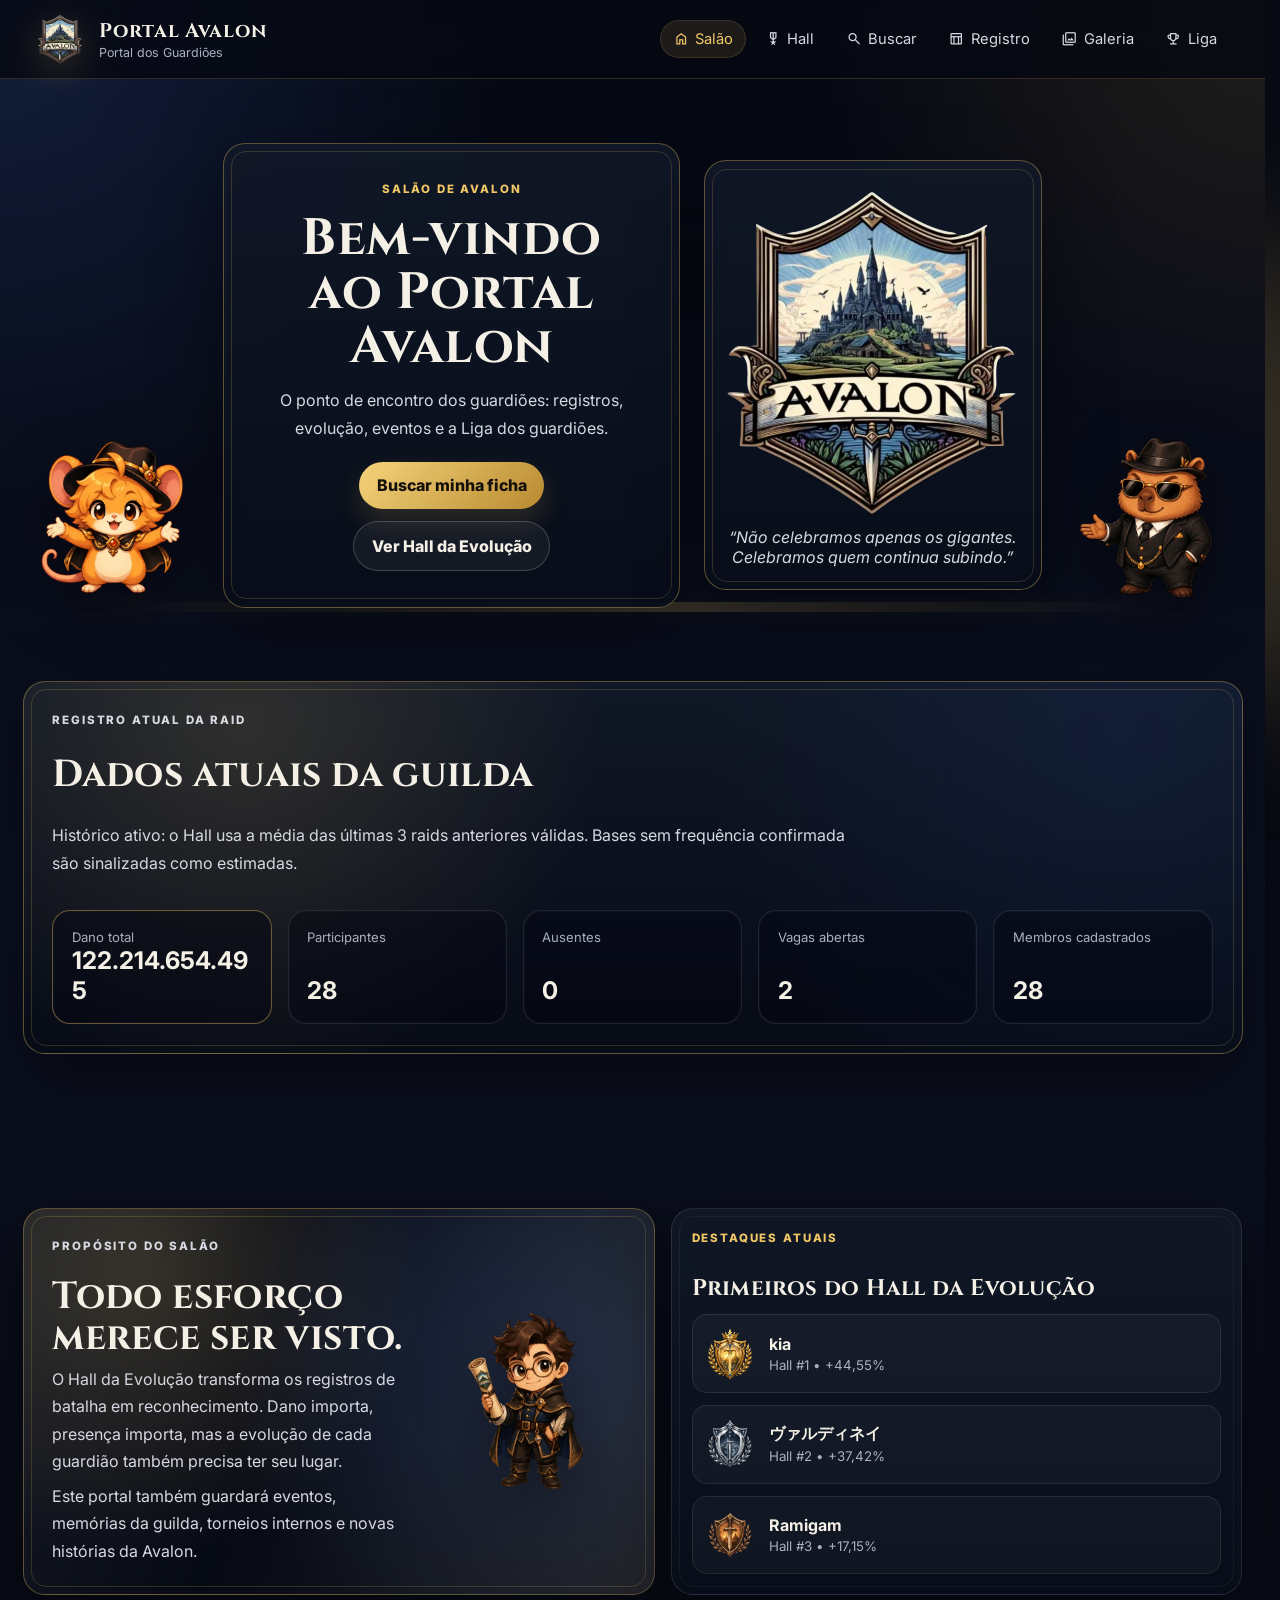
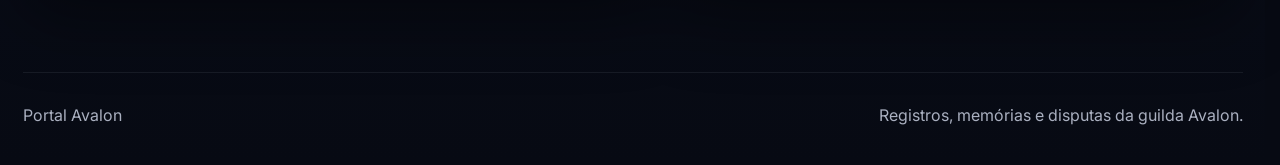
<file: web/index.html>
<!DOCTYPE html>

<html lang="pt-BR">
<head>
<meta charset="utf-8"/>
<meta content="width=device-width, initial-scale=1" name="viewport"/>
<title>Salão de Avalon • Portal Avalon</title>
<meta content="Portal Avalon: salão digital da Guilda Avalon para registros, evolução, eventos e memórias." name="description"/>
<link href="https://fonts.googleapis.com" rel="preconnect"/>
<link crossorigin="" href="https://fonts.gstatic.com" rel="preconnect"/>
<link href="https://fonts.googleapis.com/css2?family=Cinzel:wght@500;600;700;800&amp;family=Inter:wght@400;500;600;700;800&amp;display=swap" rel="stylesheet"/>
<link href="https://fonts.googleapis.com/css2?family=Material+Symbols+Outlined:opsz,wght,FILL,GRAD@24,400,0,0" rel="stylesheet">
<link href="assets/css/styles.css" rel="stylesheet">
</link></link></head>
<body data-page="salao" data-root="">
<!-- Loader global simples: manter imediatamente após a abertura do <body>. -->
<div aria-label="Carregando" aria-live="polite" class="avalon-page-loader is-visible" id="avalon-page-loader" role="status">
<span aria-hidden="true" class="avalon-page-loader__spinner"></span>
<span class="avalon-page-loader__text">Carregando...</span>
</div>
<div class="ambient ambient-one"></div>
<div class="ambient ambient-two"></div>
<header class="site-header">
<a aria-label="Voltar ao Salão de Avalon" class="brand" href="index.html">
<img alt="Símbolo da Guilda Avalon" class="brand-logo" data-avalon-critical-image="" decoding="async" fetchpriority="high" height="256" loading="eager" src="assets/img/brand/display/avalon-logo-small.webp" width="223"/>
<div class="brand-text">
<strong>Portal Avalon</strong>
<span>Portal dos Guardiões</span>
</div>
</a>
<button aria-expanded="false" aria-label="Abrir menu" class="nav-toggle" type="button">☰</button>
<nav aria-label="Navegação principal" class="main-nav">
<a class="active" href="index.html"><span aria-hidden="true" class="material-symbols-outlined">home</span>Salão</a>
<a class="" href="pages/hall.html"><span aria-hidden="true" class="material-symbols-outlined">military_tech</span>Hall</a>
<a class="" href="pages/oraculo.html"><span aria-hidden="true" class="material-symbols-outlined">search</span>Buscar</a>
<a class="" href="pages/registro.html"><span aria-hidden="true" class="material-symbols-outlined">table_chart</span>Registro</a>
<a class="" href="pages/galeria.html"><span aria-hidden="true" class="material-symbols-outlined">photo_library</span>Galeria</a>
<a class="" href="pages/liga.html"><span aria-hidden="true" class="material-symbols-outlined">emoji_events</span>Liga</a>
</nav>
</header>
<main class="page-shell salao-page">
<section class="section-block page-title-stage reveal">
<div class="page-hero-mascots salao-hero-mascots">
<div class="page-hero-mascot left cley">
<img alt="Cley, mascote da Avalon" data-avalon-critical-image="" decoding="async" fetchpriority="high" height="512" loading="eager" src="assets/img/mascots/display/cley-salao.webp" width="512"/>
</div>
<div class="page-title-platform page-title-with-logo salao-title-core">
<div class="page-title-card medieval-card gold-frame">
<p class="eyebrow">Salão de Avalon</p>
<h1>Bem-vindo ao Portal Avalon</h1>
<p>
              O ponto de encontro dos guardiões: registros, evolução, eventos e a Liga dos guardiões.
            </p>
<div class="hero-actions centered-actions">
<a class="btn btn-primary" href="pages/oraculo.html">Buscar minha ficha</a>
<a class="btn btn-secondary" href="pages/hall.html">Ver Hall da Evolução</a>
</div>
</div>
<aside aria-label="Símbolo oficial da guilda" class="hero-emblem medieval-card gold-frame">
<div class="guild-logo-flash">
<img alt="Logo oficial da Guilda Avalon" class="guild-logo" data-avalon-critical-image="" decoding="async" fetchpriority="high" height="640" loading="eager" src="assets/img/brand/display/avalon-logo.webp" width="556"/>
</div>
<div class="hero-quote">
<span>“Não celebramos apenas os gigantes. Celebramos quem continua subindo.”</span>
</div>
</aside>
</div>
<div class="page-hero-mascot right olimpio">
<img alt="Olimpio, mascote da Avalon" data-avalon-critical-image="" decoding="async" fetchpriority="high" height="512" loading="eager" src="assets/img/mascots/display/olimpio-salao.webp" width="512"/>
</div>
</div>
</section>
<section aria-labelledby="resumo-title" class="section-block reveal salao-raid-section">
<div class="raid-summary-card medieval-card gold-frame">
<div class="section-heading compact">
<p class="eyebrow">Registro atual da Raid</p>
<h2 id="resumo-title">Dados atuais da guilda</h2>
<p id="raid-mode-text">Carregando os registros mais recentes da Avalon...</p>
</div>
<div class="summary-grid" id="summary-grid"></div>
</div>
</section>
<section aria-labelledby="salao-visao-title" class="section-block split-overview reveal">
<div class="medieval-card gold-frame overview-copy salao-purpose-card">
<div class="salao-purpose-copy">
<p class="eyebrow">Propósito do Salão</p>
<h2 id="salao-visao-title">Todo esforço merece ser visto.</h2>
<p>
          O Hall da Evolução transforma os registros de batalha em reconhecimento.
          Dano importa, presença importa, mas a evolução de cada guardião também precisa ter seu lugar.
        </p>
<p>
          Este portal também guardará eventos, memórias da guilda, torneios internos e novas histórias da Avalon.
        </p>
</div>
<img alt="Ramigam, guardião do propósito do Salão de Avalon" class="salao-purpose-ramigam" decoding="async" height="512" loading="lazy" src="assets/img/mascots/display/ramigam-salao.webp" width="512"/>
</div>
<div class="mini-top medieval-card" id="salao-top-preview"></div>
</section>
</main>
<footer class="site-footer">
<span>Portal Avalon</span>
<span>Registros, memórias e disputas da guilda Avalon.</span>
</footer>
<script src="assets/js/ui.js"></script>
<script src="assets/js/data.js"></script>
<script src="assets/js/hall-rules.js"></script>
<script src="assets/js/app.js"></script>
</body>
</html>
</file>
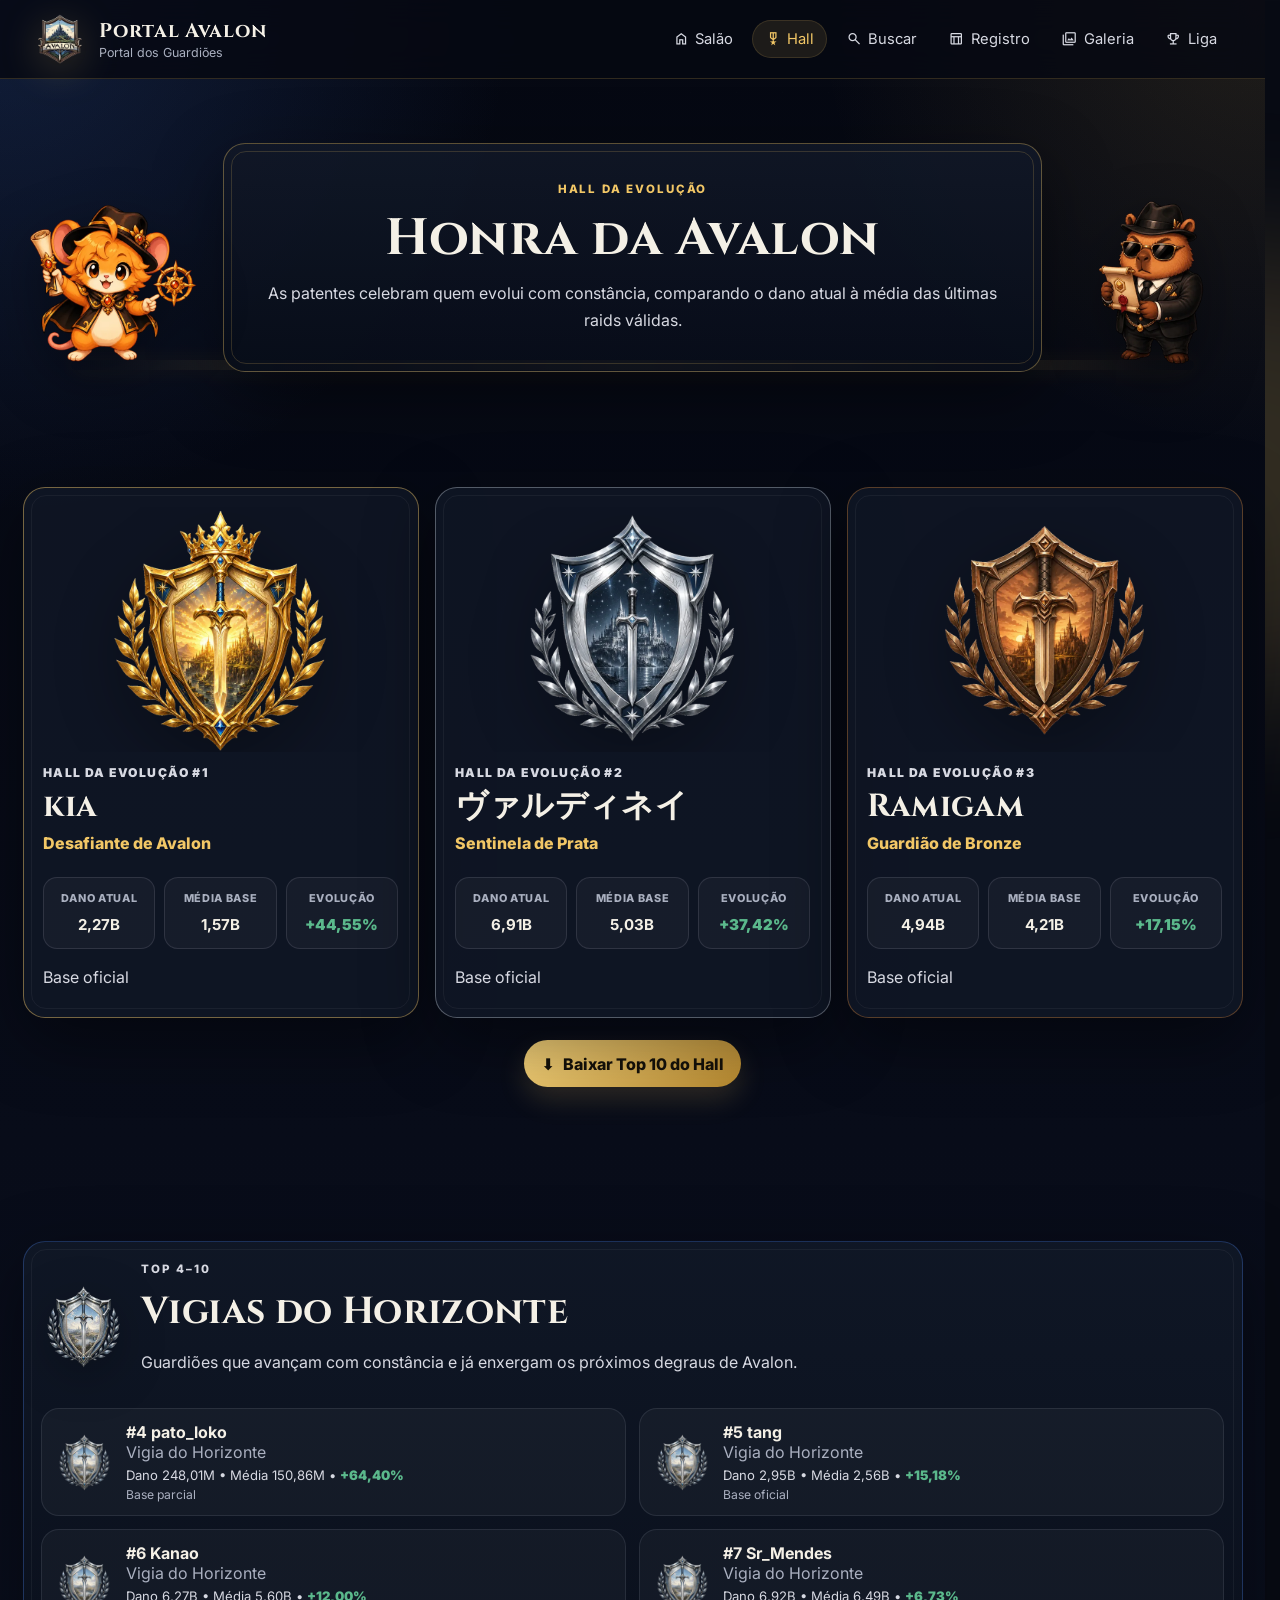
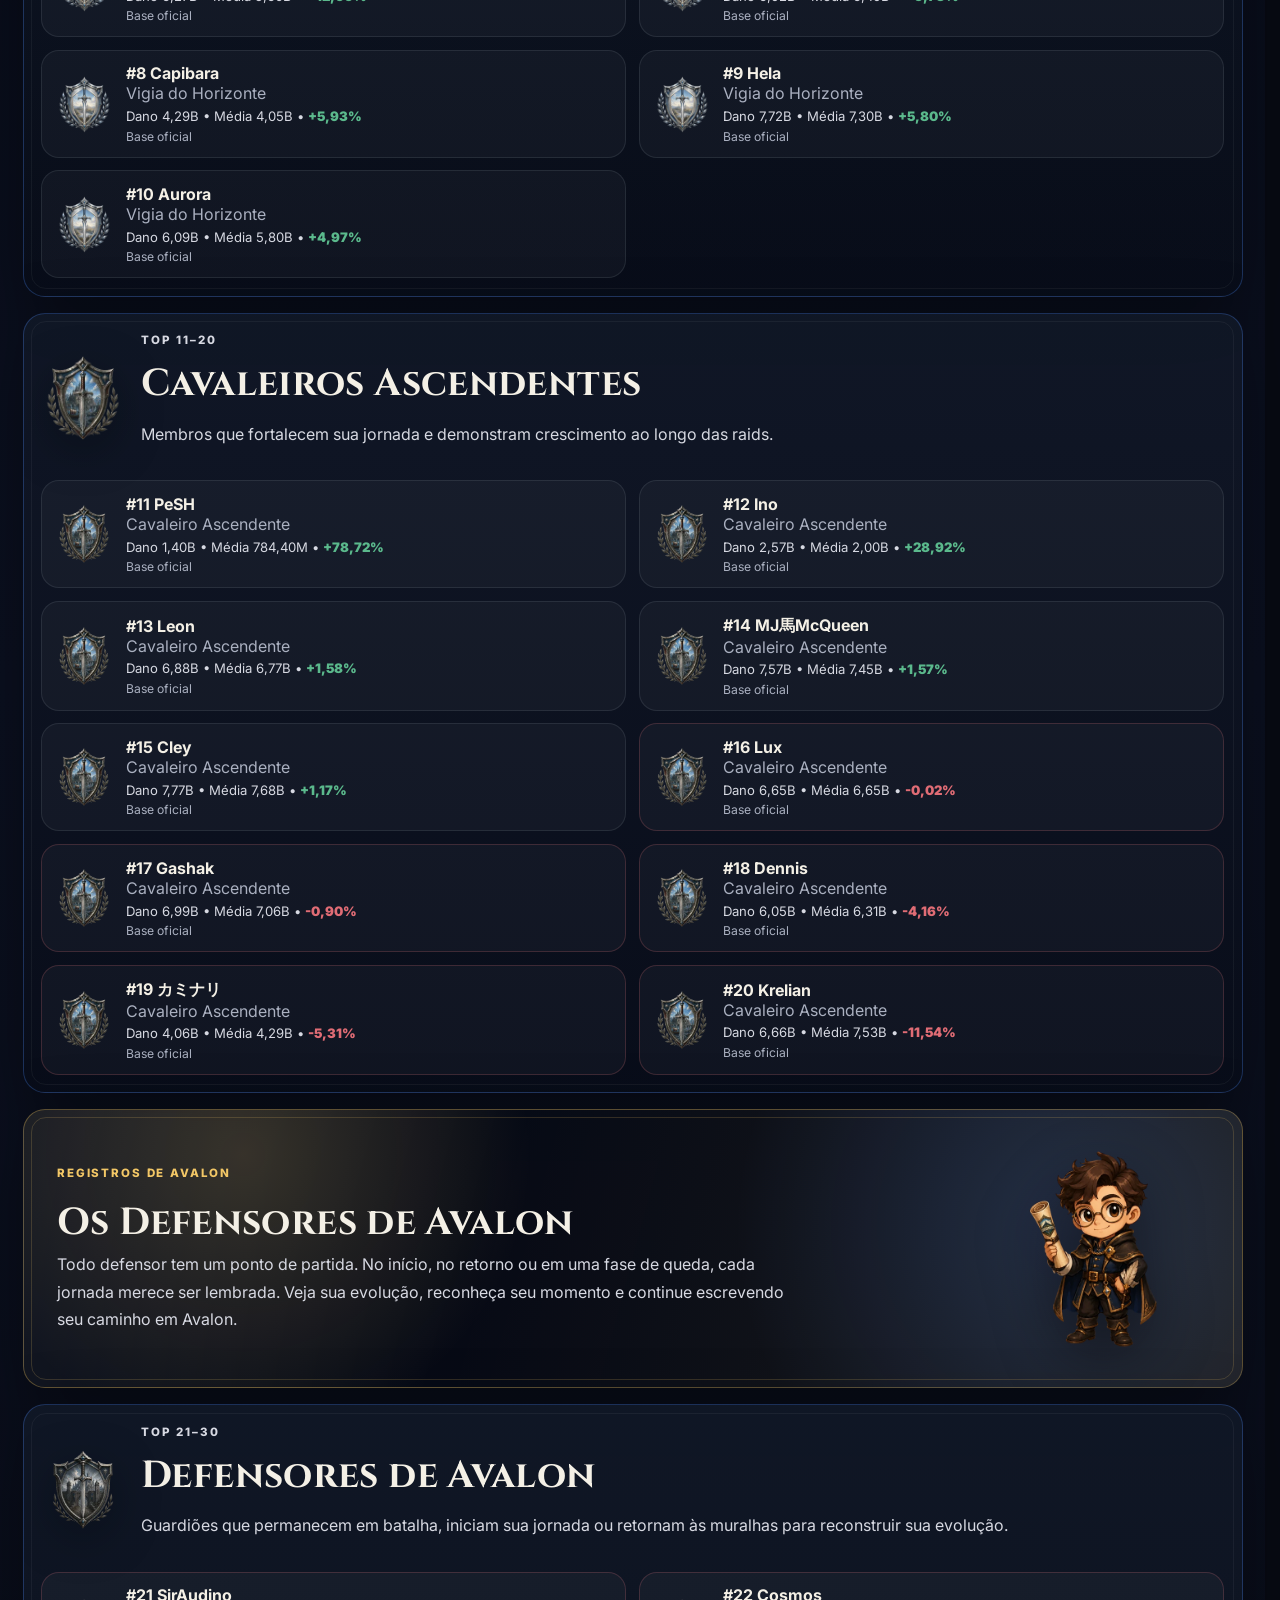
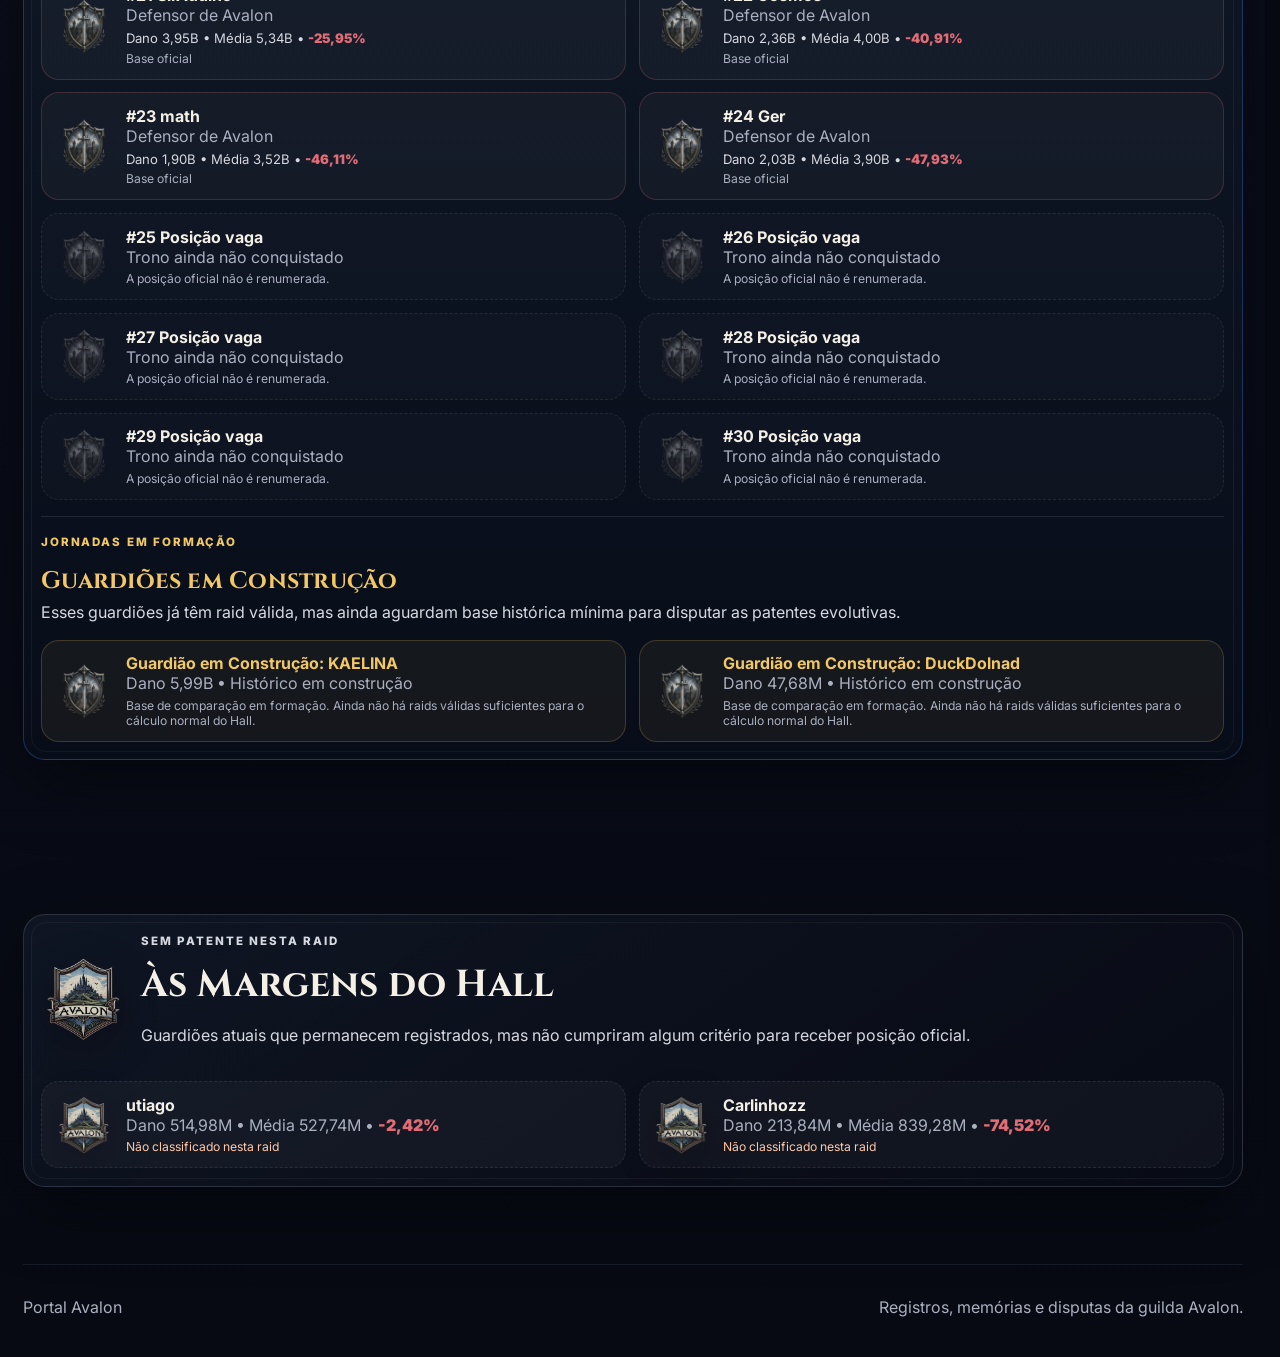
<file: web/pages/hall.html>
<!DOCTYPE html>

<html lang="pt-BR">
<head>
<meta charset="utf-8"/>
<meta content="width=device-width, initial-scale=1" name="viewport"/>
<title>Hall da Evolução • Portal Avalon</title>
<meta content="Patentes e insígnias da Guilda Avalon para reconhecer destaque, presença e evolução." name="description"/>
<link href="https://fonts.googleapis.com" rel="preconnect"/>
<link crossorigin="" href="https://fonts.gstatic.com" rel="preconnect"/>
<link href="https://fonts.googleapis.com/css2?family=Cinzel:wght@500;600;700;800&amp;family=Inter:wght@400;500;600;700;800&amp;display=swap" rel="stylesheet"/>
<link href="https://fonts.googleapis.com/css2?family=Material+Symbols+Outlined:opsz,wght,FILL,GRAD@24,400,0,0" rel="stylesheet">
<link href="../assets/css/styles.css" rel="stylesheet">
</link></link></head>
<body data-page="hall" data-root="../">
<!-- Loader global simples: manter imediatamente após a abertura do <body>. -->
<div aria-label="Carregando" aria-live="polite" class="avalon-page-loader is-visible" id="avalon-page-loader" role="status">
<span aria-hidden="true" class="avalon-page-loader__spinner"></span>
<span class="avalon-page-loader__text">Carregando...</span>
</div>
<div class="ambient ambient-one"></div>
<div class="ambient ambient-two"></div>
<header class="site-header">
<a aria-label="Voltar ao Salão de Avalon" class="brand" href="../index.html">
<img alt="Símbolo da Guilda Avalon" class="brand-logo" data-avalon-critical-image="" decoding="async" fetchpriority="high" height="256" loading="eager" src="../assets/img/brand/display/avalon-logo-small.webp" width="223"/>
<div class="brand-text">
<strong>Portal Avalon</strong>
<span>Portal dos Guardiões</span>
</div>
</a>
<button aria-expanded="false" aria-label="Abrir menu" class="nav-toggle" type="button">☰</button>
<nav aria-label="Navegação principal" class="main-nav">
<a class="" href="../index.html"><span aria-hidden="true" class="material-symbols-outlined">home</span>Salão</a>
<a class="active" href="../pages/hall.html"><span aria-hidden="true" class="material-symbols-outlined">military_tech</span>Hall</a>
<a class="" href="../pages/oraculo.html"><span aria-hidden="true" class="material-symbols-outlined">search</span>Buscar</a>
<a class="" href="../pages/registro.html"><span aria-hidden="true" class="material-symbols-outlined">table_chart</span>Registro</a>
<a class="" href="../pages/galeria.html"><span aria-hidden="true" class="material-symbols-outlined">photo_library</span>Galeria</a>
<a class="" href="../pages/liga.html"><span aria-hidden="true" class="material-symbols-outlined">emoji_events</span>Liga</a>
</nav>
</header>
<main class="page-shell hall-page">
<section class="section-block page-title-stage reveal">
<div class="page-hero-mascots hall-hero-mascots">
<div class="page-hero-mascot left cley">
<img alt="Cley, mascote da Avalon" data-avalon-critical-image="" decoding="async" fetchpriority="high" height="512" loading="eager" src="../assets/img/mascots/display/cley-hall.webp" width="512"/>
</div>
<div class="page-title-card medieval-card gold-frame solo-title-card">
<p class="eyebrow">Hall da Evolução</p>
<h1>Honra da Avalon</h1>
<p>
          As patentes celebram quem evolui com constância, comparando o dano atual à média das últimas raids válidas.
        </p>
</div>
<div class="page-hero-mascot right olimpio">
<img alt="Olimpio, mascote da Avalon" data-avalon-critical-image="" decoding="async" fetchpriority="high" height="512" loading="eager" src="../assets/img/mascots/display/olimpio-hall.webp" width="512"/>
</div>
</div>
</section>
<section aria-label="Pódio da evolução" class="section-block reveal">
<div class="podium-grid" id="podium"></div>
<div class="hall-card-download-wrap">
<button type="button" id="download-hall-top10" class="btn btn-primary" data-html2canvas-ignore>
<span aria-hidden="true">⬇</span> Baixar Top 10 do Hall
</button>
</div>
</section>
<section aria-label="Faixas de patentes da Avalon" class="section-block reveal">
<div class="rank-groups" id="rank-groups"></div>
</section>
<section aria-label="Guardiões fora do Hall nesta raid" class="section-block reveal">
<div id="unclassified-hall"></div>
</section>
</main>
<button aria-label="Voltar ao topo da página" class="site-back-top hidden" type="button">
<span aria-hidden="true" class="material-symbols-outlined">arrow_upward</span>
<span>Voltar ao topo</span>
</button>
<footer class="site-footer">
<span>Portal Avalon</span>
<span>Registros, memórias e disputas da guilda Avalon.</span>
</footer>
<script src="../assets/js/ui.js"></script>
<script src="../assets/js/data.js"></script>
<script src="../assets/js/hall-rules.js"></script>
<script src="../assets/js/app.js"></script>
</body>
</html>
</file>
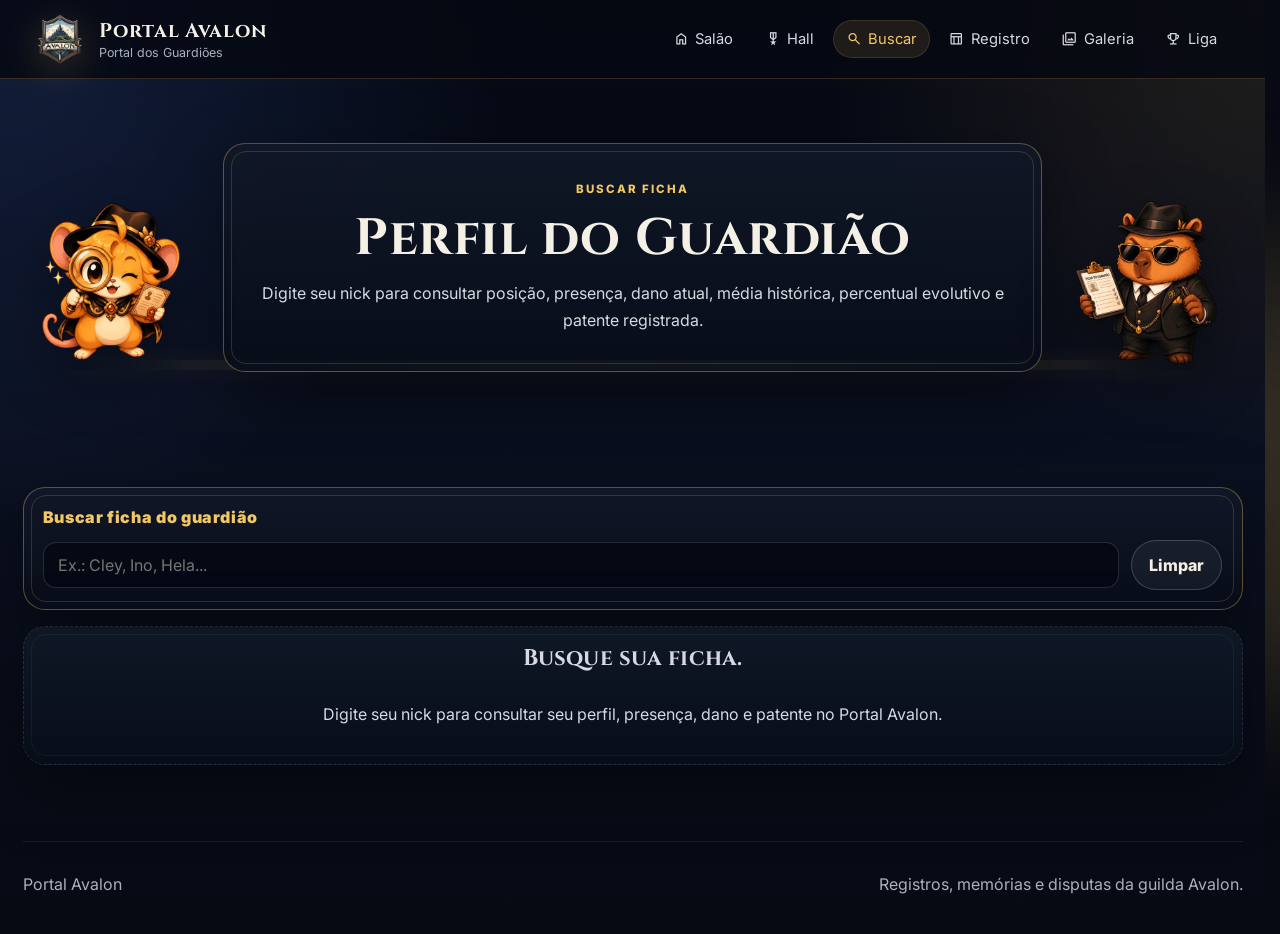
<file: web/pages/oraculo.html>
<!DOCTYPE html>

<html lang="pt-BR">
<head>
<meta charset="utf-8"/>
<meta content="width=device-width, initial-scale=1" name="viewport"/>
<title>Buscar Ficha • Portal Avalon</title>
<meta content="Busca individual de membros da Guilda Avalon com dano, presença, evolução e patente registrada." name="description"/>
<link href="https://fonts.googleapis.com" rel="preconnect"/>
<link crossorigin="" href="https://fonts.gstatic.com" rel="preconnect"/>
<link href="https://fonts.googleapis.com/css2?family=Cinzel:wght@500;600;700;800&amp;family=Inter:wght@400;500;600;700;800&amp;display=swap" rel="stylesheet"/>
<link href="https://fonts.googleapis.com/css2?family=Material+Symbols+Outlined:opsz,wght,FILL,GRAD@24,400,0,0" rel="stylesheet">
<link href="../assets/css/styles.css" rel="stylesheet">
</link></link></head>
<body data-page="oraculo" data-root="../">
<!-- Loader global simples: manter imediatamente após a abertura do <body>. -->
<div aria-label="Carregando" aria-live="polite" class="avalon-page-loader is-visible" id="avalon-page-loader" role="status">
<span aria-hidden="true" class="avalon-page-loader__spinner"></span>
<span class="avalon-page-loader__text">Carregando...</span>
</div>
<div class="ambient ambient-one"></div>
<div class="ambient ambient-two"></div>
<header class="site-header">
<a aria-label="Voltar ao Salão de Avalon" class="brand" href="../index.html">
<img alt="Símbolo da Guilda Avalon" class="brand-logo" data-avalon-critical-image="" decoding="async" fetchpriority="high" height="256" loading="eager" src="../assets/img/brand/display/avalon-logo-small.webp" width="223"/>
<div class="brand-text">
<strong>Portal Avalon</strong>
<span>Portal dos Guardiões</span>
</div>
</a>
<button aria-expanded="false" aria-label="Abrir menu" class="nav-toggle" type="button">☰</button>
<nav aria-label="Navegação principal" class="main-nav">
<a class="" href="../index.html"><span aria-hidden="true" class="material-symbols-outlined">home</span>Salão</a>
<a class="" href="../pages/hall.html"><span aria-hidden="true" class="material-symbols-outlined">military_tech</span>Hall</a>
<a class="active" href="../pages/oraculo.html"><span aria-hidden="true" class="material-symbols-outlined">search</span>Buscar</a>
<a class="" href="../pages/registro.html"><span aria-hidden="true" class="material-symbols-outlined">table_chart</span>Registro</a>
<a class="" href="../pages/galeria.html"><span aria-hidden="true" class="material-symbols-outlined">photo_library</span>Galeria</a>
<a class="" href="../pages/liga.html"><span aria-hidden="true" class="material-symbols-outlined">emoji_events</span>Liga</a>
</nav>
</header>
<main class="page-shell oraculo-page">
<section class="section-block page-title-stage reveal">
<div class="page-hero-mascots buscar-hero-mascots">
<div class="page-hero-mascot left cley">
<img alt="Cley, mascote da Avalon" data-avalon-critical-image="" decoding="async" fetchpriority="high" height="512" loading="eager" src="../assets/img/mascots/display/cley-buscar.webp" width="512"/>
</div>
<div class="page-title-card medieval-card gold-frame solo-title-card">
<p class="eyebrow">Buscar Ficha</p>
<h1>Perfil do Guardião</h1>
<p>
          Digite seu nick para consultar posição, presença, dano atual, média histórica, percentual evolutivo e patente registrada.
        </p>
</div>
<div class="page-hero-mascot right olimpio">
<img alt="Olimpio, mascote da Avalon" data-avalon-critical-image="" decoding="async" fetchpriority="high" height="512" loading="eager" src="../assets/img/mascots/display/olimpio-buscar.webp" width="512"/>
</div>
</div>
</section>
<section class="section-block reveal">
<div class="search-shell medieval-card gold-frame">
<label for="member-search">Buscar ficha do guardião</label>
<div class="search-row">
<input autocomplete="off" id="member-search" placeholder="Ex.: Cley, Ino, Hela..." type="search"/>
<button class="btn btn-ghost" id="clear-search" type="button">Limpar</button>
</div>
<div aria-live="polite" class="suggestions" id="suggestions"></div>
</div>
<div class="member-card empty-state medieval-card" id="member-card">
<h3>Busque sua ficha.</h3>
<p>Digite seu nick para consultar dano atual, média histórica, percentual evolutivo e patente no Portal Avalon.</p>
</div>
</section>
</main>
<footer class="site-footer">
<span>Portal Avalon</span>
<span>Registros, memórias e disputas da guilda Avalon.</span>
</footer>
<script src="../assets/js/ui.js"></script>
<script src="../assets/js/data.js"></script>
<script src="../assets/js/hall-rules.js"></script>
<script src="../assets/js/app.js"></script>
</body>
</html>
</file>
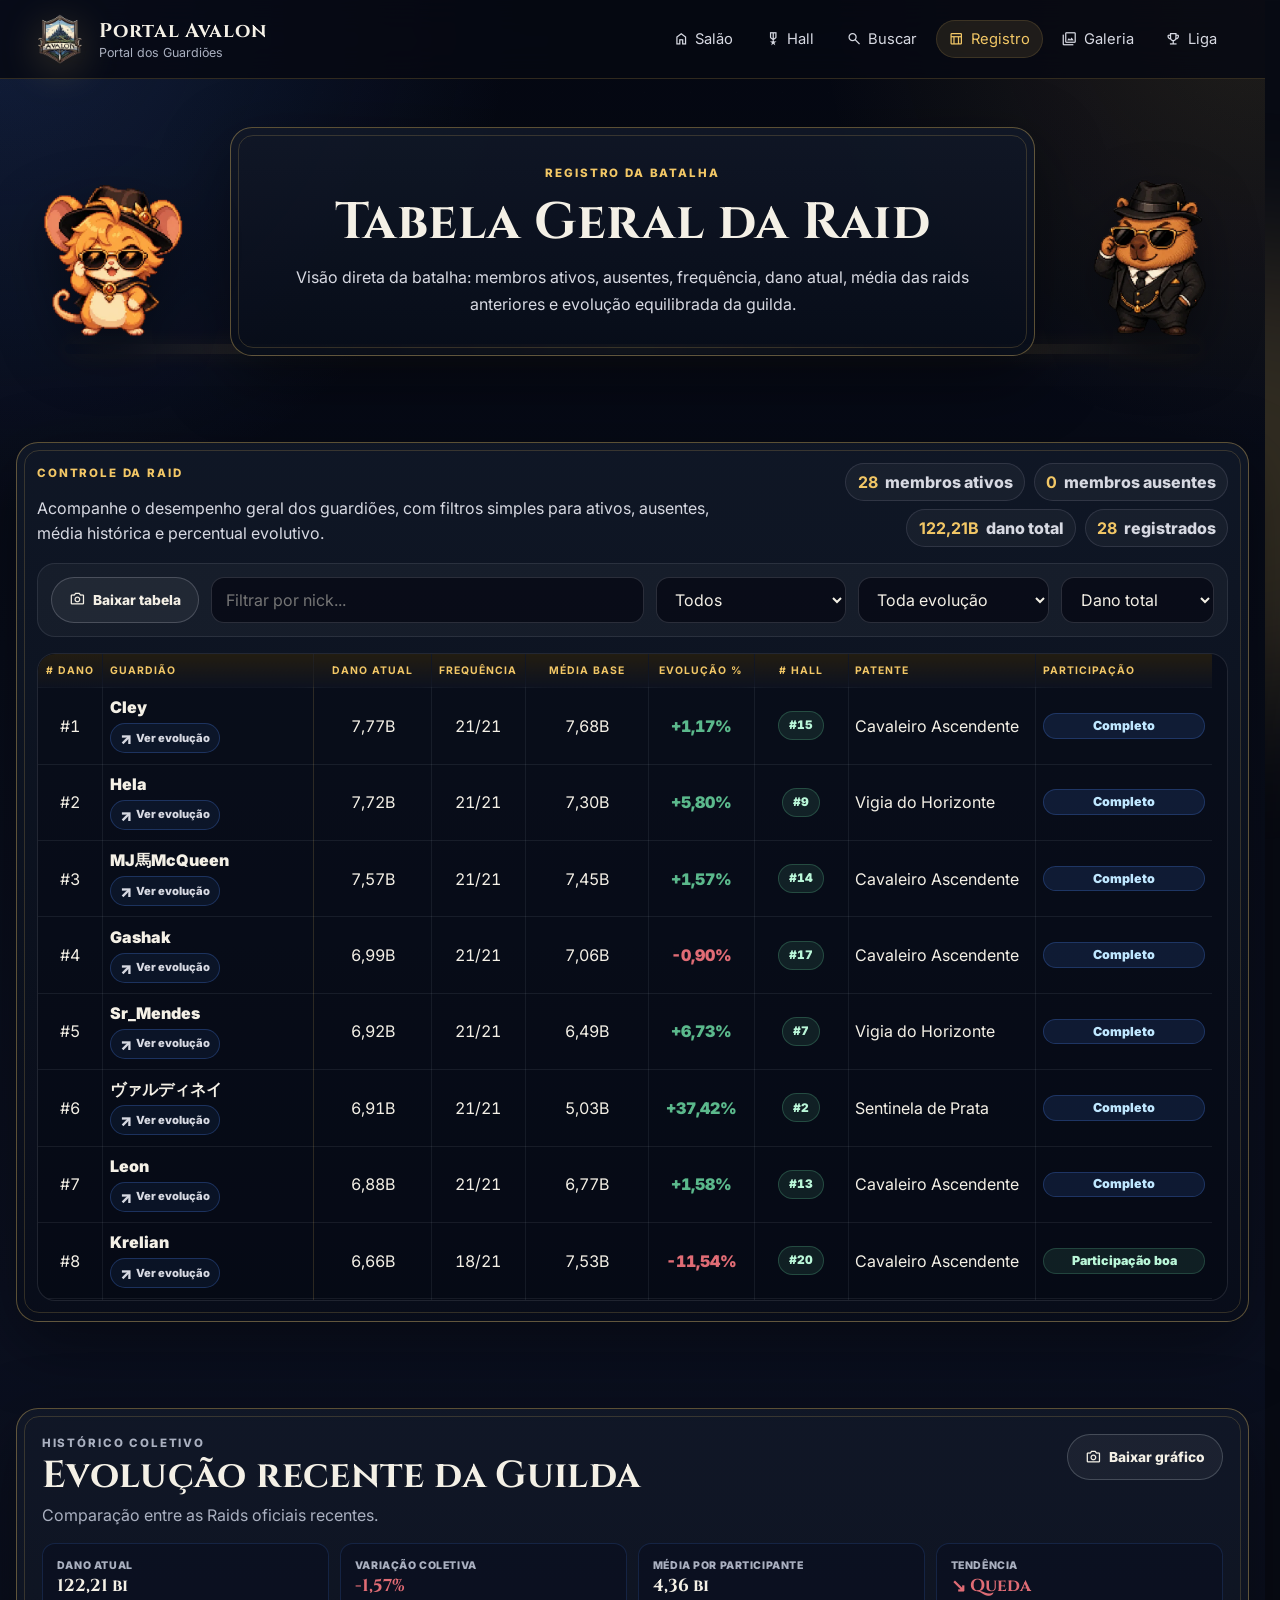
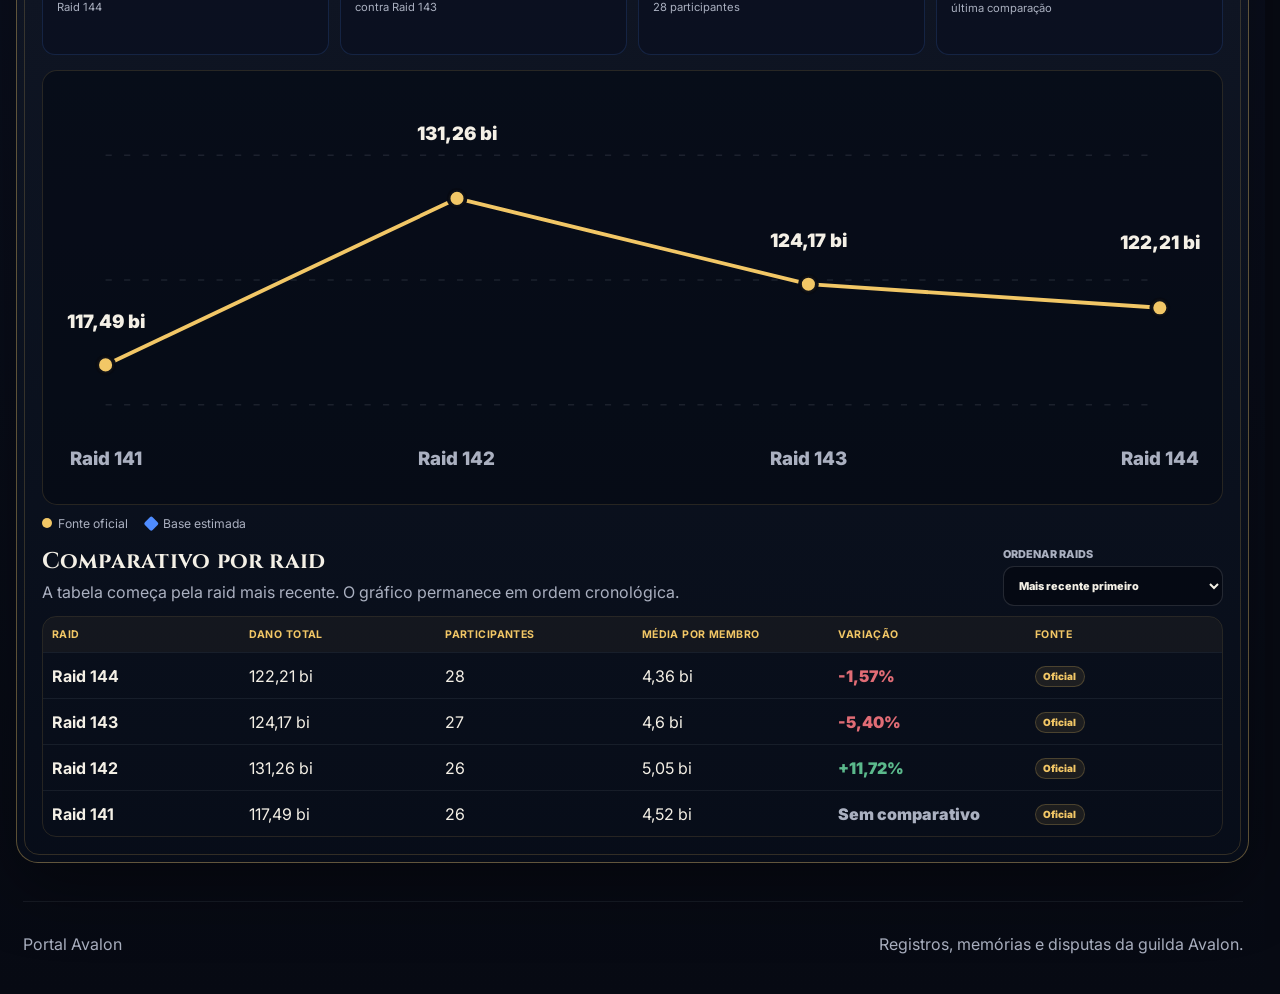
<file: web/pages/registro.html>
<!DOCTYPE html>

<html lang="pt-BR">
<head>
<meta charset="utf-8"/>
<meta content="width=device-width, initial-scale=1" name="viewport"/>
<title>Registro da Batalha • Portal Avalon</title>
<meta content="Registro da Raid com ranking atual, evolução individual e comparação coletiva das Raids 130 a 133." name="description"/>
<link href="https://fonts.googleapis.com" rel="preconnect"/>
<link crossorigin="" href="https://fonts.gstatic.com" rel="preconnect"/>
<link href="https://fonts.googleapis.com/css2?family=Cinzel:wght@500;600;700;800&amp;family=Inter:wght@400;500;600;700;800&amp;display=swap" rel="stylesheet"/>
<link href="https://fonts.googleapis.com/css2?family=Material+Symbols+Outlined:opsz,wght,FILL,GRAD@24,400,0,0" rel="stylesheet">
<link href="../assets/css/styles.css" rel="stylesheet">
</link></link></head>
<body data-page="registro" data-root="../">
<!-- Loader global simples: manter imediatamente após a abertura do <body>. -->
<div aria-label="Carregando" aria-live="polite" class="avalon-page-loader is-visible" id="avalon-page-loader" role="status">
<span aria-hidden="true" class="avalon-page-loader__spinner"></span>
<span class="avalon-page-loader__text">Carregando...</span>
</div>
<div class="ambient ambient-one"></div>
<div class="ambient ambient-two"></div>
<header class="site-header">
<a aria-label="Voltar ao Salão de Avalon" class="brand" href="../index.html">
<img alt="Símbolo da Guilda Avalon" class="brand-logo" data-avalon-critical-image="" decoding="async" fetchpriority="high" height="256" loading="eager" src="../assets/img/brand/display/avalon-logo-small.webp" width="223"/>
<div class="brand-text">
<strong>Portal Avalon</strong>
<span>Portal dos Guardiões</span>
</div>
</a>
<button aria-expanded="false" aria-label="Abrir menu" class="nav-toggle" type="button">☰</button>
<nav aria-label="Navegação principal" class="main-nav">
<a class="" href="../index.html"><span aria-hidden="true" class="material-symbols-outlined">home</span>Salão</a>
<a class="" href="../pages/hall.html"><span aria-hidden="true" class="material-symbols-outlined">military_tech</span>Hall</a>
<a class="" href="../pages/oraculo.html"><span aria-hidden="true" class="material-symbols-outlined">search</span>Buscar</a>
<a class="active" href="../pages/registro.html"><span aria-hidden="true" class="material-symbols-outlined">table_chart</span>Registro</a>
<a class="" href="../pages/galeria.html"><span aria-hidden="true" class="material-symbols-outlined">photo_library</span>Galeria</a>
<a class="" href="../pages/liga.html"><span aria-hidden="true" class="material-symbols-outlined">emoji_events</span>Liga</a>
</nav>
</header>
<main class="page-shell registro-page">
<section class="section-block page-title-stage registro-title-stage reveal">
<div class="page-hero-mascots registro-hero-mascots">
<div class="page-hero-mascot registro-hero-mascot left cley">
<img alt="Cley, mascote rato da liderança" data-avalon-critical-image="" decoding="async" fetchpriority="high" height="512" loading="eager" src="../assets/img/mascots/display/cley.webp" width="512"/>
</div>
<div class="page-title-card medieval-card gold-frame solo-title-card">
<p class="eyebrow">Registro da Batalha</p>
<h1>Tabela Geral da Raid</h1>
<p>
            Visão direta da batalha: membros ativos, ausentes, frequência,
            dano atual, média das raids anteriores e evolução equilibrada da guilda.
          </p>
</div>
<div class="page-hero-mascot registro-hero-mascot right olimpio">
<img alt="Olimpio, mascote capivara da liderança" data-avalon-critical-image="" decoding="async" fetchpriority="high" height="512" loading="eager" src="../assets/img/mascots/display/olimpio.webp" width="512"/>
</div>
</div>
</section>
<section class="section-block registro-stage reveal">
<div class="registro-panel medieval-card gold-frame">
<div class="registro-toolbar">
<div>
<p class="eyebrow">Controle da Raid</p>
<p class="registro-subtitle">
              Acompanhe o desempenho geral dos guardiões, com filtros simples para
              ativos, ausentes, média histórica e percentual evolutivo.
            </p>
</div>
<div class="registro-kpis" id="registro-kpis"></div>
</div>
<div class="filters-bar">
<button class="btn btn-secondary registro-export-button" id="registro-export-image" type="button">
<span aria-hidden="true" class="material-symbols-outlined">photo_camera</span>
Baixar tabela
</button>
<input id="table-search" placeholder="Filtrar por nick..." type="search"/>
<select aria-label="Filtrar por situação" id="status-filter">
<option value="todos">Todos</option>
<option value="ativo">Ativos</option>
<option value="completo">Completo</option>
<option value="participou_bem">Participação boa</option>
<option value="baixa_participacao">Baixa participação</option>
<option value="quase_ausente">Quase ausente</option>
<option value="ausente">Ausentes</option>
<option value="retorno_batalha">Retorno à Batalha</option>
<option value="sem_comparativo">Base insuficiente</option>
</select>
<select aria-label="Filtrar por evolução" id="trend-filter">
<option value="todos">Toda evolução</option>
<option value="subiu">Subiu dano</option>
<option value="caiu">Caiu dano</option>
<option value="igual">Sem mudança</option>
<option value="sem_comparacao">Sem base histórica</option>
</select>
<select aria-label="Classificar registros" id="ranking-filter">
<option value="dano">Dano total</option>
<option value="hall">Hall evolutivo</option>
<option value="ausente">Ausente</option>
</select>
</div>
<div class="table-wrap">
<table class="battle-table">
<colgroup class="registro-column-layout" aria-hidden="true">
<col class="registro-col-rank"/>
<col class="registro-col-member"/>
<col class="registro-col-damage"/>
<col class="registro-col-frequency"/>
<col class="registro-col-average"/>
<col class="registro-col-evolution"/>
<col class="registro-col-hall"/>
<col class="registro-col-patent"/>
<col class="registro-col-participation"/>
</colgroup>
<thead>
<tr>
<th># Dano</th>
<th>Guardião</th>
<th>Dano atual</th>
<th>Frequência</th>
<th>Média base</th>
<th>Evolução %</th>
<th># Hall</th>
<th>Patente</th>
<th>Participação</th>
</tr>
</thead>
<tbody id="members-table"></tbody>
</table>
</div>
</div>
</section>
<section class="section-block registro-guild-evolution-stage reveal" id="registro-guild-evolution" aria-labelledby="registro-guild-evolution-title">
<div class="registro-guild-evolution-panel medieval-card gold-frame">
<div class="registro-guild-evolution-head">
<div>
<p class="eyebrow">Histórico coletivo</p>
<h2 id="registro-guild-evolution-title">Evolução recente da Guilda</h2>
<p>Comparação entre as Raids oficiais recentes.</p>
</div>
<button class="btn btn-secondary registro-export-button" id="registro-export-guild-chart" type="button">
<span aria-hidden="true" class="material-symbols-outlined">photo_camera</span>
Baixar gráfico
</button>
</div>
<div class="registro-guild-metrics" id="registro-guild-metrics" aria-live="polite"></div>
<div id="registro-guild-chart"></div>
<div class="registro-history-legend" aria-label="Legenda das fontes">
<span><i class="official" aria-hidden="true"></i>Fonte oficial</span>
<span><i class="estimated" aria-hidden="true"></i>Base estimada</span>
</div>
<div class="registro-guild-table-head">
<div>
<h3>Comparativo por raid</h3>
<p>A tabela começa pela raid mais recente. O gráfico permanece em ordem cronológica.</p>
</div>
<label class="registro-order-control" for="registro-guild-order">
<span>Ordenar raids</span>
<select id="registro-guild-order">
<option value="desc">Mais recente primeiro</option>
<option value="asc">Mais antiga primeiro</option>
</select>
</label>
</div>
<div class="registro-guild-table-wrap">
<table class="registro-guild-table">
<thead>
<tr>
<th>Raid</th>
<th>Dano total</th>
<th>Participantes</th>
<th>Média por membro</th>
<th>Variação</th>
<th>Fonte</th>
</tr>
</thead>
<tbody id="registro-guild-table-body"></tbody>
</table>
</div>
</div>
</section>
</main>
<div class="registro-evolution-modal" id="registro-evolution-modal" role="dialog" aria-modal="true" aria-hidden="true" aria-labelledby="registro-evolution-modal-title">
  <div class="registro-evolution-modal-backdrop" aria-hidden="true"></div>
  <section class="registro-evolution-dialog medieval-card gold-frame" id="registro-evolution-dialog" tabindex="-1">
    <header class="registro-evolution-dialog-head">
      <div>
        <p class="eyebrow">Jornada do guardião</p>
        <h2 id="registro-evolution-modal-title">Evolução individual</h2>
        <p>Raids 130 a 133, com prioridade para as fontes oficiais mais recentes.</p>
      </div>
      <button class="registro-evolution-close" type="button" data-registro-evolution-close aria-label="Fechar evolução">
        <span aria-hidden="true">×</span>
      </button>
    </header>
    <div class="registro-evolution-dialog-body" id="registro-evolution-modal-content"></div>
  </section>
</div>
<button aria-label="Voltar ao topo da página" class="site-back-top hidden" id="back-to-top" type="button">
<span aria-hidden="true" class="material-symbols-outlined">arrow_upward</span>
<span>Voltar ao topo</span>
</button>
<footer class="site-footer">
<span>Portal Avalon</span>
<span>Registros, memórias e disputas da guilda Avalon.</span>
</footer>
<script src="../assets/js/ui.js"></script>
<script src="../assets/js/data.js"></script>
<script src="../assets/js/hall-rules.js"></script>
<script src="../assets/js/app.js"></script>
<script src="../assets/js/registro-evolution.js"></script>
<script src="../assets/js/registro-table-image.js"></script>
</body>
</html>
</file>
<file: web/assets/css/styles.css>
/* ============================================================
   AVALON RAID HALL — STYLES.CSS
   Folha de estilos consolidada do Portal Avalon
   Estrutura:
   01. Variáveis globais
   02. Reset/base
   03. Fundo e ambientação
   04. Header e navegação
   05. Layout global e tipografia
   06. Botões e formulários
   07. Cards, molduras e efeitos gerais
   08. Página Salão de Avalon
   09. Página Hall da Evolução
   10. Página Buscar Ficha
   11. Página Registro da Batalha
   12. Página Galeria de Eventos
   13. Footer
   14. Animações
   15. Responsividade
============================================================ */


/* ============================================================
   01. VARIÁVEIS GLOBAIS
============================================================ */

:root {
  --bg-main: #070a13;
  --bg-deep: #0b1020;
  --bg-card: rgba(17, 24, 39, 0.86);
  --bg-card-strong: rgba(7, 11, 22, 0.94);

  --gold: #f2c766;
  --gold-2: #b88930;
  --gold-soft: rgba(242, 199, 102, 0.18);
  --gold-line: rgba(242, 199, 102, 0.42);

  --silver: #d8dee9;
  --bronze: #b87333;
  --blue: #4f8cff;
  --blue-deep: #0b1b33;
  --green: #5bb98c;
  --red: #e06c75;
  --amber: #f6c25b;

  --muted: #aab0c0;
  --text: #f4f0e6;
  --text-soft: #d7d9e2;

  --shadow: 0 22px 70px rgba(0, 0, 0, 0.42);
  --radius: 22px;

  --font-title: "Cinzel", Georgia, serif;
  --font-body: "Inter", system-ui, -apple-system, BlinkMacSystemFont, "Segoe UI", sans-serif;
}


/* ============================================================
   02. RESET / BASE
============================================================ */

* {
  box-sizing: border-box;
}

html {
  min-height: 100%;
  scroll-behavior: auto;
  scrollbar-gutter: stable;
  background-color: #070a13;
}

body {
  margin: 0;
  font-family: var(--font-body);
  color: var(--text);
  min-height: 100vh;
  overflow-x: clip;
  background:
    radial-gradient(circle at top left, rgba(49, 88, 165, 0.28), transparent 32rem),
    radial-gradient(circle at top right, rgba(201, 162, 74, 0.14), transparent 28rem),
    linear-gradient(180deg, #050812 0%, #0b1020 50%, #070a13 100%);
  background-color: #070a13;
}

img {
  max-width: 100%;
  height: auto;
  display: block;
}

a {
  color: inherit;
  text-decoration: none;
}

button,
input,
select {
  font: inherit;
}


/* Estabilidade de layout e zoom */
.page-shell,
.page-shell > *,
.section-block,
.medieval-card,
.table-wrap,
.league-panel,
.raid-team-card {
  min-width: 0;
}

.page-shell,
.site-header,
.site-footer {
  max-width: 100%;
}

p,
h1,
h2,
h3,
strong,
small,
label,
button,
a {
  overflow-wrap: anywhere;
}

.podium-final-card img,
.winner-share-card img {
  animation: none;
  transform: none;
  contain: paint;
}


/* ============================================================
   03. FUNDO E AMBIENTAÇÃO
============================================================ */

/* Grade sutil no fundo */
body::before {
  content: "";
  position: fixed;
  inset: 0;
  pointer-events: none;
  opacity: 0.22;
  background-image:
    linear-gradient(rgba(255,255,255,0.035) 1px, transparent 1px),
    linear-gradient(90deg, rgba(255,255,255,0.026) 1px, transparent 1px);
  background-size: 46px 46px;
  mask-image: linear-gradient(to bottom, black, transparent 84%);
}

/* Luzes ambientes */
.ambient {
  position: fixed;
  width: 28rem;
  height: 28rem;
  border-radius: 999px;
  filter: blur(80px);
  opacity: 0.18;
  pointer-events: none;
  z-index: -1;
}

.ambient-one {
  background: #2a66ff;
  top: 9%;
  left: -8rem;
}

.ambient-two {
  background: #f2c766;
  top: 28%;
  right: -12rem;
}

/* Durante o pinch zoom, preserva a composição e reduz repinturas pesadas. */
html.avalon-pinch-zoomed,
html.avalon-pinch-zoomed body {
  background-color: #070a13;
}

html.avalon-pinch-zoomed body::before {
  opacity: 0;
}

html.avalon-pinch-zoomed .ambient {
  visibility: hidden;
}

html.avalon-pinch-zoomed .site-header,
html.avalon-pinch-zoomed .site-back-top {
  background: #060913;
  -webkit-backdrop-filter: none;
  backdrop-filter: none;
}

html.avalon-pinch-zoomed .avalon-flash-active::before,
html.avalon-pinch-zoomed .avalon-flash-active::after {
  animation: none !important;
  opacity: 0 !important;
}



/* ============================================================
   04. HEADER E NAVEGAÇÃO
============================================================ */

.site-header {
  position: sticky;
  top: 0;
  z-index: 40;
  display: flex;
  align-items: center;
  justify-content: space-between;
  gap: 1rem;
  padding: 0.86rem clamp(1rem, 3vw, 2.2rem);
  background: rgba(6, 9, 19, 0.84);
  border-bottom: 1px solid rgba(201, 162, 74, 0.22);
  backdrop-filter: blur(16px);
}

.brand {
  display: flex;
  align-items: center;
  gap: 0.85rem;
  min-width: 0;
}

.brand-logo {
  width: 3.15rem;
  height: 3.15rem;
  object-fit: contain;
  filter: drop-shadow(0 8px 20px rgba(242,199,102,0.22));
}

.brand-text {
  display: grid;
  gap: 0.1rem;
}

.brand-text strong {
  font-family: var(--font-title);
  letter-spacing: 0.035em;
  font-size: clamp(1rem, 2vw, 1.24rem);
  white-space: nowrap;
}

.brand-text span {
  color: var(--muted);
  font-size: 0.78rem;
}

.nav-toggle {
  display: none;
}

.main-nav {
  display: flex;
  gap: 0.35rem;
  flex-wrap: wrap;
  justify-content: flex-end;
}

.main-nav a {
  color: var(--text-soft);
  font-size: 0.92rem;
  padding: 0.65rem 0.8rem;
  border-radius: 999px;
  transition: 0.22s ease;
}

.main-nav a:hover,
.main-nav a.active {
  color: var(--gold);
  background: rgba(242,199,102,0.10);
  box-shadow: inset 0 0 0 1px rgba(242,199,102,0.14);
}


/* ============================================================
   05. LAYOUT GLOBAL E TIPOGRAFIA
============================================================ */

.page-shell {
  width: min(1220px, calc(100% - 2rem));
  margin: 0 auto;
}

.section-block {
  padding: clamp(2.8rem, 6vw, 5rem) 0;
}

.page-hero {
  max-width: 900px;
}

.eyebrow {
  margin: 0 0 0.8rem;
  color: var(--gold);
  font-weight: 800;
  letter-spacing: 0.16em;
  text-transform: uppercase;
  font-size: 0.72rem;
}

h1,
h2,
h3 {
  font-family: var(--font-title);
  margin: 0;
  line-height: 1.08;
  letter-spacing: 0.01em;
}

/* Títulos gerais reduzidos para evitar exagero visual */
h1 {
  font-size: clamp(2.05rem, 5vw, 4.15rem);
  max-width: 13ch;
}

.page-hero h1 {
  max-width: 15ch;
}

h2 {
  font-size: clamp(1.45rem, 3vw, 2.35rem);
}

h3 {
  font-size: clamp(1.05rem, 1.8vw, 1.42rem);
}

p {
  line-height: 1.72;
}

.hero-copy,
.section-heading p,
.page-hero p,
.elite-header p,
.gallery-placeholder p,
.member-card p,
.overview-copy p {
  color: var(--text-soft);
}

.hero-copy {
  max-width: 66ch;
  font-size: 1.05rem;
}

.section-heading {
  display: grid;
  gap: 0.7rem;
  margin-bottom: 1.4rem;
  max-width: 820px;
}

.section-heading.compact {
  margin-bottom: 1.2rem;
}

.hidden {
  display: none !important;
}


/* ============================================================
   06. BOTÕES E FORMULÁRIOS
============================================================ */

.hero-actions,
.filters-bar,
.search-row {
  display: flex;
  gap: 0.75rem;
  flex-wrap: wrap;
  align-items: center;
}

.btn {
  border: 0;
  cursor: pointer;
  padding: 0.86rem 1.08rem;
  border-radius: 999px;
  font-weight: 800;
  transition: 0.22s ease;
  font-family: var(--font-body);
}

.btn-primary {
  color: #15110a;
  background: linear-gradient(135deg, #f5d37b, #b88a30);
  box-shadow: 0 12px 28px rgba(242,199,102,0.16);
}

.btn-primary:hover {
  transform: translateY(-2px);
  box-shadow: 0 16px 34px rgba(242,199,102,0.25);
}

.btn-secondary,
.btn-ghost {
  color: var(--text);
  border: 1px solid rgba(216,222,233,0.22);
  background: rgba(255,255,255,0.05);
}

.btn-secondary:hover,
.btn-ghost:hover {
  border-color: var(--gold-line);
  color: var(--gold);
}

input,
select {
  min-height: 46px;
  border-radius: 13px;
  border: 1px solid rgba(216, 222, 233, 0.16);
  background: rgba(5, 8, 18, 0.72);
  color: var(--text);
  padding: 0 0.9rem;
  outline: none;
}

input:focus,
select:focus {
  border-color: var(--gold-line);
  box-shadow: 0 0 0 3px rgba(242,199,102,0.10);
}


/* ============================================================
   07. CARDS, MOLDURAS E EFEITOS GERAIS
============================================================ */

.medieval-card {
  position: relative;
  background:
    linear-gradient(180deg, rgba(17, 24, 39, 0.90), rgba(8, 13, 25, 0.90));
  border: 1px solid rgba(216,222,233,0.12);
  border-radius: var(--radius);
  box-shadow: var(--shadow);
  overflow: hidden;
}

.medieval-card::before {
  content: "";
  position: absolute;
  inset: 0.45rem;
  border-radius: calc(var(--radius) - 7px);
  border: 1px solid rgba(255,255,255,0.05);
  pointer-events: none;
}

.gold-frame {
  border-color: rgba(242,199,102,0.36);
}

.gold-frame::before {
  border-color: rgba(242,199,102,0.18);
}

.blue-frame {
  border-color: rgba(79,140,255,0.28);
}

.bronze-frame {
  border-color: rgba(184,115,51,0.38);
}

/* Hover padrão dos cards */
.hover-lift,
.summary-card,
.podium-card,
.elite-item,
.member-card,
.table-wrap,
.gallery-placeholder,
.search-shell,
.overview-copy,
.mini-top {
  transition: transform 0.24s ease, border-color 0.24s ease, box-shadow 0.24s ease;
}

.summary-card:hover,
.podium-card:hover,
.elite-item:hover,
.member-card:hover,
.search-shell:hover,
.overview-copy:hover,
.mini-top:hover {
  transform: translateY(-5px);
  border-color: rgba(242,199,102,0.48);
  box-shadow: 0 24px 78px rgba(0,0,0,0.50), 0 0 0 1px rgba(242,199,102,0.08);
}

/* Hover em nomes */
.member-name,
.member-name-cell,
.podium-card h3,
.elite-item strong,
.mini-top strong {
  transition: transform 0.22s ease, color 0.22s ease;
}

.podium-card:hover h3,
.elite-item:hover strong,
tr:hover .member-name-cell,
.mini-top:hover strong {
  transform: translateY(-1px);
  color: var(--gold);
}



/* ============================================================
   08. PÁGINA SALÃO DE AVALON
============================================================ */

.hero {
  display: grid;
  grid-template-columns: minmax(0, 1.25fr) minmax(280px, 0.75fr);
  gap: clamp(1.5rem, 4vw, 3rem);
  align-items: center;
  min-height: calc(100vh - 5rem);
}

.hero-emblem {
  padding: 1.4rem;
  display: grid;
  place-items: center;
}

.guild-logo-flash,
.podium-image-wrap {
  --avalon-flash-duration: 1400ms;
  --avalon-flash-width: 40%;
  --avalon-flash-opacity: 0.78;
  --avalon-flash-glow-opacity: 0.34;
  --avalon-flash-rgb: 255, 235, 155;
  position: relative;
  isolation: isolate;
  overflow: hidden;
  contain: none;
}

.guild-logo-flash {
  display: grid;
  place-items: center;
  width: min(100%, 330px);
}

/*
 * Flash compartilhado em desktop e mobile. A faixa e o halo são gradientes
 * CSS simples; somente opacity e transform são animados.
 */
.guild-logo-flash::before,
.guild-logo-flash::after,
.podium-image-wrap::before,
.podium-image-wrap::after {
  content: "";
  position: absolute;
  pointer-events: none;
  opacity: 0;
  -webkit-backface-visibility: hidden;
  backface-visibility: hidden;
}

.guild-logo-flash::before,
.podium-image-wrap::before {
  inset: 8%;
  z-index: 2;
  border-radius: 50%;
  transform: scale(0.94);
  background: radial-gradient(
    circle at center,
    rgba(var(--avalon-flash-rgb), 0.36),
    rgba(var(--avalon-flash-rgb), 0.11) 48%,
    transparent 74%
  );
}

.guild-logo-flash::after,
.podium-image-wrap::after {
  top: -18%;
  bottom: -18%;
  left: -45%;
  z-index: 3;
  width: var(--avalon-flash-width);
  transform: translate3d(-120%, 0, 0) skewX(-16deg);
  background: linear-gradient(
    110deg,
    transparent 0%,
    rgba(var(--avalon-flash-rgb), 0.04) 27%,
    rgba(255, 255, 255, 0.16) 40%,
    rgba(var(--avalon-flash-rgb), 0.92) 50%,
    rgba(255, 255, 255, 0.18) 60%,
    rgba(var(--avalon-flash-rgb), 0.05) 73%,
    transparent 100%
  );
}

.guild-logo-flash.avalon-flash-active::before,
.podium-image-wrap.avalon-flash-active::before {
  animation: avalonSharedGlow var(--avalon-flash-duration) ease-in-out 1 both;
  will-change: transform, opacity;
}

.guild-logo-flash.avalon-flash-active::after,
.podium-image-wrap.avalon-flash-active::after {
  animation: avalonSharedSweep var(--avalon-flash-duration) linear 1 both;
  will-change: transform, opacity;
}

.guild-logo {
  position: relative;
  z-index: 1;
  width: 100%;
  height: auto;
  object-fit: contain;
}

.hero-quote {
  z-index: 1;
  margin-top: 0.5rem;
  text-align: center;
  color: var(--text-soft);
  font-style: italic;
}

.summary-grid {
  display: grid;
  grid-template-columns: repeat(5, minmax(150px, 1fr));
  gap: 1rem;
}

.summary-card {
  padding: 1.15rem;
  border-radius: 18px;
  background: rgba(17, 24, 39, 0.76);
  border: 1px solid rgba(216, 222, 233, 0.12);
  min-height: 120px;
  display: grid;
  align-content: space-between;
}

.summary-card span {
  color: var(--muted);
  font-size: 0.82rem;
}

.summary-card strong {
  font-size: clamp(1.25rem, 2.25vw, 1.95rem);
  color: var(--text);
  overflow-wrap: anywhere;
}

.summary-card.gold {
  border-color: rgba(242,199,102,0.40);
  background: linear-gradient(180deg, rgba(242,199,102,0.13), rgba(17,24,39,0.74));
}

.split-overview {
  display: grid;
  grid-template-columns: minmax(0, 1.05fr) minmax(280px, 0.95fr);
  gap: 1rem;
  align-items: stretch;
}

.overview-copy,
.mini-top {
  padding: 1.25rem;
}

.mini-top {
  display: grid;
  gap: 0.75rem;
}

.mini-top-row {
  display: flex;
  align-items: center;
  gap: 0.8rem;
  padding: 0.7rem;
  border: 1px solid rgba(216,222,233,0.10);
  border-radius: 15px;
  background: rgba(255,255,255,0.035);
}

.mini-top-row img {
  width: 52px;
  height: 52px;
  object-fit: contain;
}

.mini-top-row small {
  color: var(--muted);
}


/* ============================================================
   09. PÁGINA HALL DA EVOLUÇÃO
============================================================ */

.podium-grid {
  display: grid;
  grid-template-columns: repeat(3, minmax(0, 1fr));
  gap: 1rem;
  align-items: stretch;
}

.hall-card-download-wrap {
  display: flex;
  justify-content: center;
  margin-top: 1.4rem;
}

.hall-card-download-wrap .btn {
  display: inline-flex;
  align-items: center;
  gap: 0.5rem;
}

.podium-card {
  position: relative;
  overflow: hidden;
  padding: 1.2rem;
  border-radius: var(--radius);
  background: rgba(17,24,39,0.82);
  border: 1px solid rgba(216,222,233,0.12);
}

.podium-card.gold {
  --avalon-flash-rgb: 255, 226, 126;
  border-color: rgba(242,199,102,0.46);
}

.podium-card.silver {
  --avalon-flash-rgb: 226, 237, 255;
  border-color: rgba(216,222,233,0.35);
}

.podium-card.bronze {
  --avalon-flash-rgb: 232, 154, 92;
  border-color: rgba(184,115,51,0.44);
}

.podium-image-wrap {
  display: grid;
  place-items: center;
  min-height: 230px;
  margin-bottom: 0.7rem;
}

.podium-image-wrap > img {
  position: relative;
  z-index: 1;
}

.podium-card img {
  width: min(245px, 88%);
  aspect-ratio: 1/1;
  object-fit: contain;
  filter: drop-shadow(0 18px 32px rgba(0,0,0,0.36));
}

.podium-card h3 {
  font-size: clamp(1.45rem, 3vw, 2rem);
}

.podium-card p {
  margin: 0.34rem 0;
  color: var(--text-soft);
}

.rank-kicker {
  color: var(--gold);
  font-weight: 900;
  letter-spacing: 0.12em;
  text-transform: uppercase;
  font-size: 0.76rem;
}

.evolution {
  font-weight: 900;
}

.evolution.positive {
  color: var(--green);
}

.evolution.negative {
  color: var(--red);
}

@keyframes avalonSharedSweep {
  0% {
    opacity: 0;
    transform: translate3d(-120%, 0, 0) skewX(-16deg);
  }

  14% { opacity: 0.18; }
  36% { opacity: var(--avalon-flash-opacity); }
  70% { opacity: 0.54; }
  88% { opacity: 0.18; }

  100% {
    opacity: 0;
    transform: translate3d(520%, 0, 0) skewX(-16deg);
  }
}

@keyframes avalonSharedGlow {
  0%,
  100% {
    opacity: 0;
    transform: scale(0.94);
  }

  34% { opacity: 0.15; }

  52% {
    opacity: var(--avalon-flash-glow-opacity);
    transform: scale(1.02);
  }

  76% {
    opacity: 0.12;
    transform: scale(1.04);
  }
}

.evolution.neutral {
  color: var(--muted);
}

.elite-panel {
  padding: 1.1rem;
}

.elite-header {
  display: flex;
  gap: 1rem;
  align-items: center;
  margin-bottom: 1rem;
}

.elite-header img {
  width: 84px;
  height: 84px;
  object-fit: contain;
  filter: drop-shadow(0 12px 24px rgba(0,0,0,.30));
}

.elite-list {
  display: grid;
  grid-template-columns: repeat(2, minmax(0, 1fr));
  gap: 0.8rem;
}

.elite-item {
  display: flex;
  align-items: center;
  gap: 0.8rem;
  border: 1px solid rgba(216,222,233,0.10);
  border-radius: 18px;
  padding: 0.8rem;
  background: rgba(255,255,255,0.035);
}

.elite-item img {
  width: 58px;
  height: 58px;
  object-fit: contain;
}

.elite-item span {
  color: var(--muted);
}


/* ============================================================
   10. PÁGINA ORÁCULO DOS GUARDIÕES
============================================================ */

.search-shell {
  padding: 1.2rem;
  display: grid;
  gap: 0.8rem;
  margin-bottom: 1rem;
}

.search-shell label {
  font-weight: 900;
  color: var(--gold);
  letter-spacing: 0.04em;
}

.search-row input {
  flex: 1 1 260px;
}

.suggestions {
  display: flex;
  flex-wrap: wrap;
  gap: 0.55rem;
  min-height: 2.4rem;
}

.suggestion-chip {
  border: 1px solid rgba(216,222,233,0.14);
  color: var(--text-soft);
  background: rgba(255,255,255,0.04);
  border-radius: 999px;
  padding: 0.5rem 0.75rem;
  cursor: pointer;
  transition: 0.2s ease;
}

.suggestion-chip:hover {
  color: var(--gold);
  border-color: var(--gold-line);
  transform: translateY(-2px);
}

.suggestions.is-empty {
  display: none;
  min-height: 0;
}

.member-card {
  padding: 1.2rem;
  display: grid;
  gap: 0.9rem;
}

.member-profile {
  display: grid;
  grid-template-columns: auto 1fr;
  gap: 1rem;
  align-items: center;
}

.member-profile img {
  width: 94px;
  height: 94px;
  object-fit: contain;
  filter: drop-shadow(0 14px 24px rgba(0,0,0,.34));
}

.member-stats {
  display: grid;
  grid-template-columns: repeat(4, minmax(130px, 1fr));
  gap: 0.75rem;
}

.stat-box {
  padding: 0.85rem;
  border-radius: 15px;
  border: 1px solid rgba(216,222,233,0.10);
  background: rgba(255,255,255,0.035);
}

.stat-box span {
  display: block;
  color: var(--muted);
  font-size: 0.78rem;
}

.stat-box strong {
  display: block;
  margin-top: 0.25rem;
  font-size: 1.1rem;
  overflow-wrap: anywhere;
}

.empty-state {
  text-align: center;
  border-style: dashed;
  color: var(--text-soft);
}


/* ============================================================
   11. PÁGINA REGISTRO DA BATALHA
============================================================ */

/* Ajusta respiro geral apenas na página de Registro */
.registro-page .section-block {
  padding-top: clamp(1.8rem, 4vw, 3rem);
  padding-bottom: clamp(1.4rem, 3vw, 2.4rem);
}

/* Área superior com mascotes + título central */
.registro-title-stage {
  padding-bottom: 0.8rem;
}


/* Plataforma visual onde os mascotes "pisam" */


.registro-title-card {
  position: relative;
  z-index: 2;
  text-align: center;
  padding: clamp(1.35rem, 3vw, 2.2rem);
  overflow: visible;
}

.registro-title-card h1 {
  max-width: none;
  font-size: clamp(2rem, 4vw, 3.35rem);
  line-height: 1.05;
}

.registro-title-card p {
  max-width: 760px;
  margin: 0.85rem auto 0;
  color: var(--text-soft);
}

/* Mascotes Cley e Olimpio no Registro */


/* Flash pequeno nos óculos dos mascotes */


/* Painel da tabela geral */
.registro-stage {
  position: relative;
  padding-top: 1rem;
}

.registro-panel {
  padding: clamp(0.9rem, 2vw, 1.25rem);
  overflow: visible;
}

/* Garante que o brilho antigo não varra a tabela */
.registro-panel::after {
  display: none;
}

.registro-toolbar {
  display: flex;
  align-items: center;
  justify-content: space-between;
  gap: 1rem;
  margin-bottom: 1rem;
}

.registro-subtitle {
  margin: 0;
  color: var(--text-soft);
  line-height: 1.55;
}

.registro-kpis {
  display: flex;
  flex-wrap: wrap;
  gap: 0.55rem;
  justify-content: flex-end;
}

.kpi-pill {
  border: 1px solid rgba(216,222,233,0.12);
  border-radius: 999px;
  padding: 0.48rem 0.7rem;
  color: var(--text-soft);
  background: rgba(255,255,255,0.04);
  font-weight: 800;
}

.kpi-pill strong {
  color: var(--gold);
  margin-right: 0.25rem;
}

.filters-bar {
  margin: 1rem 0;
  padding: 0.8rem;
  background: rgba(255,255,255,0.035);
  border: 1px solid rgba(216,222,233,0.10);
  border-radius: 18px;
}

.filters-bar input {
  flex: 1 1 260px;
}

.registro-export-button {
  display: inline-flex;
  align-items: center;
  gap: 0.4rem;
  white-space: nowrap;
  font-size: 0.86rem;
}

.registro-export-button .material-symbols-outlined {
  font-size: 1.05rem;
}

.registro-export-button:disabled {
  cursor: progress;
  opacity: 0.7;
}

.table-wrap {
  width: 100%;
  overflow-x: auto;
  border: 1px solid rgba(216,222,233,0.12);
  border-radius: 18px;
  background: rgba(5,8,18,0.50);
}

table {
  width: 100%;
  border-collapse: collapse;
  min-width: 980px;
}

th,
td {
  text-align: left;
  padding: 0.9rem 0.85rem;
  border-bottom: 1px solid rgba(216,222,233,0.08);
  vertical-align: middle;
}

th {
  position: sticky;
  top: 0;
  z-index: 1;
  color: var(--gold);
  font-size: 0.75rem;
  text-transform: uppercase;
  letter-spacing: 0.10em;
  background: rgba(242,199,102,0.06);
}

tbody tr {
  transition: background 0.2s ease;
}

tbody tr:hover {
  background: rgba(242,199,102,0.055);
}

.member-name-cell {
  font-weight: 900;
}

/* Status da tabela de Registro */
.status-badge {
  display: inline-flex;
  align-items: center;
  white-space: nowrap;
  padding: 0.4rem 0.65rem;
  border-radius: 999px;
  font-weight: 900;
  font-size: 0.78rem;
  border: 1px solid rgba(216,222,233,0.14);
}

.status-completo {
  color: #bfe7ff;
  background: rgba(79,140,255,0.12);
  border-color: rgba(79,140,255,0.24);
}

.status-participou_bem {
  color: #baf7d9;
  background: rgba(91,185,140,0.12);
  border-color: rgba(91,185,140,0.25);
}

.status-baixa_participacao {
  color: #ffe3a8;
  background: rgba(242,199,102,0.13);
  border-color: rgba(242,199,102,0.27);
}

.status-quase_ausente {
  color: #ffc1c5;
  background: rgba(224,108,117,0.13);
  border-color: rgba(224,108,117,0.28);
}

.status-ausente {
  color: #d0d2db;
  background: rgba(170,176,192,0.12);
  border-color: rgba(170,176,192,0.22);
}


/* ============================================================
   12. PÁGINA GALERIA DE EVENTOS
============================================================ */

.gallery-placeholder {
  padding: clamp(2rem, 5vw, 3rem);
  text-align: center;
  display: grid;
  place-items: center;
  gap: 0.7rem;
}

.placeholder-icon {
  display: grid;
  place-items: center;
  width: 74px;
  height: 74px;
  border-radius: 999px;
  background: rgba(242,199,102,0.12);
  border: 1px solid rgba(242,199,102,0.28);
  color: var(--gold);
  font-size: 2rem;
}


/* ============================================================
   13. FOOTER
============================================================ */

.site-footer {
  width: min(1220px, calc(100% - 2rem));
  margin: 0 auto;
  padding: 2rem 0 2.5rem;
  display: flex;
  justify-content: space-between;
  gap: 1rem;
  flex-wrap: wrap;
  color: var(--muted);
  border-top: 1px solid rgba(216,222,233,0.08);
}


/* ============================================================
   14. ANIMAÇÕES
============================================================ */

/* O reveal global é definido na seção de motion e acessibilidade. */

/* Brilho usado em cards de destaque */


/* ============================================================
   15. RESPONSIVIDADE
============================================================ */

/* A acessibilidade de movimento é centralizada ao final do arquivo. */

/* Tablets e notebooks menores */


/* Celulares e telas estreitas */


/* Celulares pequenos */


/* ============================================================
   16. COMPONENTE PADRÃO DE TÍTULO DAS PÁGINAS
   Usado em Salão, Hall, Buscar, Registro, Galeria e Liga.
============================================================ */

.page-title-stage {
  padding-top: clamp(2.2rem, 5vw, 4rem);
  padding-bottom: clamp(1.4rem, 3vw, 2.5rem);
}

.page-title-platform {
  position: relative;
  display: grid;
  grid-template-columns: minmax(0, 1fr);
  align-items: end;
  gap: clamp(0.9rem, 2vw, 1.5rem);
}

.page-title-card,
.solo-title-card {
  width: min(860px, 100%);
  margin: 0 auto;
  text-align: center;
  padding: clamp(1.45rem, 3vw, 2.25rem);
  overflow: visible;
}

.page-title-card h1,
.solo-title-card h1,
.registro-title-card h1 {
  max-width: none;
  font-size: clamp(2rem, 4vw, 3.35rem);
  line-height: 1.05;
}

.page-title-card p:not(.eyebrow),
.solo-title-card p:not(.eyebrow),
.registro-title-card p:not(.eyebrow) {
  max-width: 760px;
  margin: 0.85rem auto 0;
  color: var(--text-soft);
}

.page-title-with-logo {
  grid-template-columns: minmax(0, 1.15fr) minmax(260px, 0.85fr);
  align-items: center;
}

.page-title-with-logo .page-title-card {
  margin: 0;
}

.centered-actions {
  justify-content: center;
  margin-top: 1.2rem;
}

.rank-groups {
  display: grid;
  gap: 1rem;
}

.rank-panel {
  padding: 1.1rem;
}

.empty-inline {
  color: var(--text-soft);
  margin: 0.5rem 0;
}


/* ============================================================
   16.1. AJUSTE ESPECÍFICO — REGISTRO COM MASCOTES
   Cabeçalho do Registro integrado ao componente global.
   Mantém Cley à esquerda, título no centro e Olimpio à direita.
============================================================ */


.registro-page .registro-title-card.page-title-card {
  width: min(860px, 100%);
  max-width: 860px;
  margin: 0 auto;
  justify-self: center;
  align-self: end;
  text-align: center;
  padding: clamp(1.45rem, 3vw, 2.25rem);
}


/* Ajusta a linha/plataforma para ficar alinhada com os mascotes */


/* Mantém o tamanho dos mascotes estável no cabeçalho do Registro */


/* ============================================================
   17. GALERIA DE EVENTOS
============================================================ */

.gallery-filter-panel {
  padding: 1rem;
}

.year-filters {
  display: flex;
  flex-wrap: wrap;
  gap: 0.65rem;
}

.year-filter {
  border: 1px solid rgba(216,222,233,0.14);
  color: var(--text-soft);
  background: rgba(255,255,255,0.045);
  border-radius: 999px;
  padding: 0.62rem 0.9rem;
  cursor: pointer;
  font-weight: 900;
  transition: 0.22s ease;
}

.year-filter:hover,
.year-filter.active {
  color: var(--gold);
  border-color: rgba(242,199,102,0.42);
  background: rgba(242,199,102,0.10);
  transform: translateY(-2px);
}

.gallery-grid {
  display: grid;
  grid-template-columns: repeat(2, minmax(0, 1fr));
  gap: 1rem;
}

.gallery-card {
  display: grid;
  overflow: hidden;
  min-height: 100%;
}

.gallery-image-button {
  border: 0;
  padding: 0;
  background: transparent;
  cursor: pointer;
  overflow: hidden;
  border-radius: calc(var(--radius) - 2px) calc(var(--radius) - 2px) 0 0;
}

.gallery-image-button img {
  width: 100%;
  aspect-ratio: 16 / 9;
  object-fit: cover;
  transition: transform 0.35s ease, filter 0.35s ease;
}

.gallery-card:hover .gallery-image-button img {
  transform: scale(1.035);
  filter: saturate(1.08) contrast(1.04);
}

.gallery-card-body {
  padding: 1rem;
  display: grid;
  gap: 0.65rem;
}

.gallery-card-body h3 {
  font-size: clamp(1.2rem, 2vw, 1.55rem);
}

.gallery-card-body p {
  margin: 0;
  color: var(--text-soft);
}

.gallery-actions {
  display: flex;
  flex-wrap: wrap;
  gap: 0.65rem;
  align-items: center;
  margin-top: 0.25rem;
}

.gallery-modal {
  position: fixed;
  inset: 0;
  z-index: 100;
  display: none;
  place-items: center;
  padding: 1rem;
  background: rgba(0,0,0,0.76);
  backdrop-filter: blur(10px);
}

.gallery-modal.open {
  display: grid;
}

.gallery-modal-content {
  position: relative;
  width: min(1180px, 96vw);
  max-height: 92vh;
  display: grid;
  grid-template-columns: minmax(0, 1.35fr) minmax(260px, 0.65fr);
  gap: 1rem;
  padding: 1rem;
  overflow: auto;
}

.gallery-modal-content img {
  width: 100%;
  max-height: 82vh;
  object-fit: contain;
  border-radius: 16px;
  background: rgba(0,0,0,0.35);
}

.gallery-modal-info {
  display: grid;
  align-content: center;
  gap: 0.7rem;
  padding: 0.5rem;
}

.gallery-modal-info p {
  color: var(--text-soft);
  margin: 0;
}

.gallery-modal-close {
  position: absolute;
  top: 0.6rem;
  right: 0.7rem;
  z-index: 2;
  width: 42px;
  height: 42px;
  border: 1px solid rgba(242,199,102,0.30);
  border-radius: 999px;
  background: rgba(6,9,19,0.85);
  color: var(--gold);
  cursor: pointer;
  font-size: 1.5rem;
  line-height: 1;
}

body.modal-open {
  overflow: hidden;
}

/* ============================================================
   18. RESPONSIVIDADE COMPLEMENTAR
============================================================ */





/* ============================================================
   19. ÍCONES, COERÊNCIA VISUAL E LIGA AVALON
============================================================ */

/* Ícones do Google no menu e botões */
.material-symbols-outlined {
  font-size: 1.12em;
  line-height: 1;
  vertical-align: middle;
}

.main-nav a,
.btn {
  display: inline-flex;
  align-items: center;
  justify-content: center;
  gap: 0.42rem;
}

.btn.danger {
  color: #ffd0d4;
  border-color: rgba(224,108,117,0.30);
}

.btn.danger:hover {
  color: #fff;
  border-color: rgba(224,108,117,0.56);
  background: rgba(224,108,117,0.12);
}

/* Página Liga Avalon */
.liga-page .section-block {
  padding-top: clamp(1.6rem, 4vw, 3rem);
  padding-bottom: clamp(1.2rem, 3vw, 2.2rem);
}

.liga-step {
  position: relative;
}

.league-mode-grid {
  display: grid;
  grid-template-columns: repeat(5, minmax(0, 1fr));
  gap: 0.85rem;
}

.league-mode-card {
  width: 100%;
  min-height: 225px;
  padding: 1rem;
  color: var(--text);
  text-align: left;
  border: 1px solid rgba(216,222,233,0.12);
  background: rgba(17,24,39,0.76);
  cursor: pointer;
  transition: transform 0.24s ease, border-color 0.24s ease, box-shadow 0.24s ease;
}

.league-mode-card:hover,
.league-mode-card.active {
  transform: translateY(-5px);
  border-color: rgba(242,199,102,0.50);
  box-shadow: 0 24px 78px rgba(0,0,0,0.46), 0 0 0 1px rgba(242,199,102,0.09);
}

.league-mode-card .material-symbols-outlined {
  color: var(--gold);
  font-size: 2rem;
  margin-bottom: 0.75rem;
}

.league-mode-card small,
.league-mode-card span,
.league-muted,
.league-feedback {
  color: var(--text-soft);
}

.league-mode-card strong {
  display: block;
  margin: 0.4rem 0;
  font-family: var(--font-title);
  font-size: 1.15rem;
}

.league-mode-card p {
  margin: 0.7rem 0 0;
  font-size: 0.92rem;
  line-height: 1.58;
}

.league-builder-grid {
  display: grid;
  grid-template-columns: minmax(0, 1.35fr) minmax(280px, 0.65fr);
  gap: 1rem;
  align-items: start;
}

.league-panel {
  padding: clamp(1rem, 2vw, 1.25rem);
}

.league-panel-head {
  display: flex;
  align-items: flex-start;
  justify-content: space-between;
  gap: 1rem;
  margin-bottom: 1rem;
}

.league-panel-head p {
  color: var(--text-soft);
  margin-bottom: 0;
}

.league-counter {
  white-space: nowrap;
  border: 1px solid rgba(242,199,102,0.28);
  border-radius: 999px;
  padding: 0.55rem 0.8rem;
  color: var(--gold);
  background: rgba(242,199,102,0.08);
  font-weight: 900;
}

.guest-row {
  display: flex;
  gap: 0.75rem;
  flex-wrap: wrap;
  align-items: center;
  margin-bottom: 0.75rem;
}

.guest-row input {
  flex: 1 1 260px;
}

.league-feedback {
  min-height: 1.5rem;
  margin: 0 0 0.85rem;
  font-weight: 700;
}

.league-feedback[data-type="success"] {
  color: #baf7d9;
}

.league-feedback[data-type="warn"] {
  color: #ffe3a8;
}

.selected-participants {
  display: flex;
  flex-wrap: wrap;
  gap: 0.55rem;
  margin-bottom: 1rem;
  min-height: 2.5rem;
}

.participant-chip {
  display: inline-flex;
  align-items: center;
  gap: 0.45rem;
  border: 1px solid rgba(216,222,233,0.14);
  border-radius: 999px;
  padding: 0.48rem 0.65rem 0.48rem 0.8rem;
  background: rgba(255,255,255,0.045);
  font-weight: 900;
}

.participant-chip small {
  color: var(--muted);
  font-weight: 700;
}

.participant-chip.guest {
  border-color: rgba(242,199,102,0.34);
  background: rgba(242,199,102,0.08);
}

.participant-chip button {
  width: 24px;
  height: 24px;
  border: 0;
  border-radius: 999px;
  color: var(--text);
  background: rgba(255,255,255,0.08);
  cursor: pointer;
}

.members-check-grid {
  display: grid;
  grid-template-columns: repeat(3, minmax(0, 1fr));
  gap: 0.55rem;
}

.member-check {
  display: grid;
  grid-template-columns: auto 1fr;
  gap: 0.35rem 0.55rem;
  align-items: center;
  padding: 0.72rem;
  border: 1px solid rgba(216,222,233,0.10);
  border-radius: 15px;
  background: rgba(255,255,255,0.035);
  cursor: pointer;
  transition: 0.2s ease;
}

.member-check:hover,
.member-check.selected {
  border-color: rgba(242,199,102,0.35);
  background: rgba(242,199,102,0.07);
}

.member-check small {
  grid-column: 2;
  color: var(--muted);
  font-size: 0.75rem;
}

.league-meta-list {
  display: grid;
  gap: 0.55rem;
  margin: 1rem 0;
}

.league-meta-list span {
  padding: 0.65rem;
  border: 1px solid rgba(216,222,233,0.10);
  border-radius: 14px;
  background: rgba(255,255,255,0.035);
  color: var(--text-soft);
}

.league-actions-stack {
  display: grid;
  gap: 0.7rem;
}

.drawn-order {
  display: grid;
  grid-template-columns: repeat(4, minmax(0, 1fr));
  gap: 0.65rem;
  margin-top: 1rem;
}

.drawn-item {
  display: grid;
  grid-template-columns: auto 1fr;
  gap: 0.2rem 0.55rem;
  align-items: center;
  padding: 0.7rem;
  border: 1px solid rgba(216,222,233,0.10);
  border-radius: 15px;
  background: rgba(255,255,255,0.035);
}

.drawn-item strong {
  display: grid;
  place-items: center;
  width: 2rem;
  height: 2rem;
  border-radius: 999px;
  color: #15110a;
  background: linear-gradient(135deg, #f5d37b, #b88a30);
}

.drawn-item small {
  grid-column: 2;
  color: var(--muted);
}

.bracket-scroll {
  overflow-x: auto;
  padding-bottom: 0.5rem;
}

.bracket-columns {
  display: grid;
  grid-auto-flow: column;
  grid-auto-columns: minmax(280px, 320px);
  gap: 1rem;
  min-width: max-content;
}

.bracket-round h3 {
  margin-bottom: 0.8rem;
  color: var(--gold);
}

.bracket-matches {
  display: grid;
  gap: 0.85rem;
}

.league-match,
.league-survival-group,
.league-reserves {
  padding: 0.9rem;
}

.league-match.complete {
  border-color: rgba(91,185,140,0.38);
}

.league-match-head {
  display: flex;
  justify-content: space-between;
  gap: 0.75rem;
  align-items: center;
  margin-bottom: 0.75rem;
}

.league-match-head span {
  color: var(--gold);
  font-weight: 900;
  text-transform: uppercase;
  letter-spacing: 0.08em;
  font-size: 0.74rem;
}

.league-match-head small {
  color: var(--muted);
}

.league-unit {
  padding: 0.7rem;
  border: 1px solid rgba(216,222,233,0.10);
  border-radius: 14px;
  background: rgba(255,255,255,0.035);
}

.league-unit.winner {
  border-color: rgba(242,199,102,0.44);
  background: rgba(242,199,102,0.11);
}

.league-unit.empty {
  color: var(--muted);
  border-style: dashed;
}

.league-unit small {
  display: block;
  color: var(--muted);
  margin-top: 0.2rem;
}

.versus {
  text-align: center;
  margin: 0.4rem 0;
  color: var(--muted);
  font-weight: 900;
}

.league-arena-line {
  display: flex;
  align-items: center;
  gap: 0.45rem;
  margin: 0.75rem 0;
  color: var(--text-soft);
}

.league-arena-line .material-symbols-outlined {
  color: var(--gold);
}

.league-match-actions,
.placement-actions {
  display: flex;
  flex-wrap: wrap;
  gap: 0.5rem;
}

.league-match-actions .btn,
.placement-actions .btn {
  padding: 0.58rem 0.72rem;
  font-size: 0.84rem;
}

.survival-grid {
  display: grid;
  grid-template-columns: repeat(2, minmax(0, 1fr));
  gap: 1rem;
}

.survival-list {
  display: grid;
  gap: 0.6rem;
  margin-top: 0.8rem;
}

.survival-row {
  display: flex;
  justify-content: space-between;
  gap: 0.75rem;
  align-items: center;
  padding: 0.7rem;
  border: 1px solid rgba(216,222,233,0.10);
  border-radius: 14px;
  background: rgba(255,255,255,0.035);
}

.survival-row small {
  display: block;
  color: var(--muted);
}

.placement-actions .selected,
.survival-row .selected {
  color: #15110a;
  background: linear-gradient(135deg, #f5d37b, #b88a30);
  border-color: transparent;
}

.league-podium-panel {
  padding: clamp(1rem, 2vw, 1.3rem);
}

.podium-final-grid {
  display: grid;
  grid-template-columns: 1fr 1.15fr 1fr;
  gap: 1rem;
  align-items: end;
  margin-top: 1rem;
}

.podium-final-card {
  position: relative;
  display: grid;
  place-items: center;
  gap: 0.35rem;
  min-height: 180px;
  padding: 1.1rem;
  border-radius: var(--radius);
  border: 1px solid rgba(216,222,233,0.14);
  background: rgba(255,255,255,0.04);
  text-align: center;
  animation: podiumRise 0.75s ease both;
}

.podium-final-card.gold {
  min-height: 225px;
  border-color: rgba(242,199,102,0.50);
  background: linear-gradient(180deg, rgba(242,199,102,0.16), rgba(255,255,255,0.04));
  animation-delay: 0.25s;
}

.podium-final-card.silver {
  border-color: rgba(216,222,233,0.38);
  animation-delay: 0.1s;
}

.podium-final-card.bronze {
  border-color: rgba(184,115,51,0.45);
  animation-delay: 0.02s;
}

.podium-final-card .material-symbols-outlined {
  color: var(--gold);
  font-size: 3rem;
}

.podium-final-card small {
  color: var(--muted);
  font-weight: 900;
  text-transform: uppercase;
  letter-spacing: 0.08em;
}

.podium-final-card strong {
  font-family: var(--font-title);
  font-size: clamp(1.25rem, 2vw, 1.65rem);
}

@keyframes podiumRise {
  from {
    opacity: 0;
    transform: translateY(16px) scale(0.98);
  }
  to {
    opacity: 1;
    transform: translateY(0) scale(1);
  }
}








/* ============================================================
   20. HALL JUSTO, LIGA EM FASES E TROFÉUS
============================================================ */

/* Status novos do Registro/Buscar Ficha */
.status-retorno_batalha {
  color: #ffe7a8;
  background: rgba(242,199,102,0.14);
  border-color: rgba(242,199,102,0.34);
}

.status-sem_comparativo {
  color: #d0d2db;
  background: rgba(170,176,192,0.12);
  border-color: rgba(170,176,192,0.22);
}

/* Navegação da Liga por fases/slides */
.league-slide-shell {
  display: grid;
  gap: 1rem;
}

.league-phase-nav {
  display: grid;
  grid-template-columns: auto minmax(0, 1fr) auto;
  gap: 0.85rem;
  align-items: center;
  padding: 0.9rem;
}

.phase-tabs {
  display: flex;
  gap: 0.55rem;
  overflow-x: auto;
  padding: 0.25rem;
  scrollbar-width: thin;
}

.phase-tab {
  border: 1px solid rgba(216,222,233,0.14);
  color: var(--text-soft);
  background: rgba(255,255,255,0.045);
  border-radius: 999px;
  padding: 0.62rem 0.9rem;
  cursor: pointer;
  font-weight: 900;
  white-space: nowrap;
  transition: 0.22s ease;
}

.phase-tab:hover,
.phase-tab.active {
  color: var(--gold);
  border-color: rgba(242,199,102,0.42);
  background: rgba(242,199,102,0.10);
  transform: translateY(-2px);
}

.league-phase-map {
  padding: clamp(1rem, 2vw, 1.35rem);
  display: grid;
  gap: 0.65rem;
  place-items: center;
  text-align: center;
}

.league-phase-map h3 {
  font-size: clamp(1.45rem, 3vw, 2.4rem);
  color: var(--gold);
}

.league-phase-map p {
  max-width: 720px;
  margin: 0;
  color: var(--text-soft);
}

.phase-panel {
  display: grid;
  gap: 1rem;
}

.phase-heading {
  text-align: center;
  max-width: 780px;
  margin: 0 auto;
}

.phase-heading p:not(.eyebrow) {
  color: var(--text-soft);
}

.phase-matches-grid {
  display: grid;
  grid-template-columns: repeat(2, minmax(0, 1fr));
  gap: 0.9rem;
}

.phase-matches-grid.final-grid,
.survival-grid.final-grid {
  max-width: 720px;
  margin-inline: auto;
}

/* Cards limpos: o próprio nome é o botão de avanço */
.league-unit {
  width: 100%;
  text-align: left;
  color: var(--text);
}

button.league-unit {
  border: 1px solid rgba(216,222,233,0.10);
  cursor: pointer;
  font: inherit;
}

.league-unit.selectable:hover {
  transform: translateY(-2px);
  border-color: rgba(242,199,102,0.48);
  background: rgba(242,199,102,0.09);
  box-shadow: 0 14px 34px rgba(0,0,0,0.22);
}

.league-unit.winner,
.survival-row.winner {
  border-color: rgba(242,199,102,0.48);
  background: rgba(242,199,102,0.12);
  box-shadow: inset 0 0 0 1px rgba(242,199,102,0.08);
}

.league-unit.loser {
  opacity: 0.58;
  filter: grayscale(0.35);
}

.compact-actions {
  margin-top: 0.75rem;
}

.compact-actions .btn {
  width: auto;
}

.survival-row.selectable {
  width: 100%;
  color: var(--text);
  text-align: left;
  border: 1px solid rgba(216,222,233,0.10);
  cursor: pointer;
  font: inherit;
}

.survival-row.selectable:hover {
  transform: translateY(-2px);
  border-color: rgba(242,199,102,0.42);
  background: rgba(242,199,102,0.08);
}

.survival-row .material-symbols-outlined {
  color: var(--gold);
}

.league-reserves {
  margin-bottom: 1rem;
}

/* Pódio com troféus personalizados */
.league-podium-actions {
  display: flex;
  flex-wrap: wrap;
  gap: 0.7rem;
  justify-content: flex-end;
}

.podium-final-export {
  position: relative;
  margin-top: 1rem;
  padding: clamp(1rem, 2vw, 1.4rem);
  border-radius: var(--radius);
  background:
    radial-gradient(circle at 50% 12%, rgba(242,199,102,0.12), transparent 30%),
    linear-gradient(180deg, rgba(7,11,22,0.72), rgba(17,24,39,0.64));
  border: 1px solid rgba(242,199,102,0.20);
  overflow: hidden;
}

.podium-final-export::before {
  content: "";
  position: absolute;
  inset: 0.6rem;
  border-radius: calc(var(--radius) - 9px);
  border: 1px solid rgba(242,199,102,0.13);
  pointer-events: none;
}

.podium-export-title {
  position: relative;
  z-index: 1;
  text-align: center;
  margin-bottom: 0.8rem;
}

.podium-export-title h2 {
  font-size: clamp(1.7rem, 3.4vw, 2.8rem);
}

.podium-final-card img {
  width: min(190px, 80%);
  aspect-ratio: 1 / 1;
  object-fit: contain;
  filter: drop-shadow(0 18px 28px rgba(0,0,0,0.36));
}

.podium-final-card.gold img {
  width: min(235px, 88%);
}

.podium-final-card.gold {
  transform-origin: bottom center;
}





/* ============================================================
   21. LIGA MAIS INTUITIVA
   Busca de membros, avisos centrais, Top 3 no 1v5 e fluxo guiado
============================================================ */

.league-builder-panel {
  display: grid;
  gap: 1rem;
}

.league-add-grid {
  display: grid;
  grid-template-columns: repeat(2, minmax(0, 1fr));
  gap: 1rem;
  align-items: start;
}

.member-search-box {
  display: grid;
  gap: 0.55rem;
}

.member-search-box label {
  color: var(--gold);
  font-weight: 900;
  letter-spacing: 0.04em;
}

.member-suggestions {
  min-height: 3.2rem;
  display: grid;
  gap: 0.55rem;
  padding: 0.65rem;
  border: 1px solid rgba(216,222,233,0.10);
  border-radius: 16px;
  background: rgba(255,255,255,0.028);
}

.member-suggestion {
  width: 100%;
  display: flex;
  justify-content: space-between;
  gap: 0.75rem;
  align-items: center;
  border: 1px solid rgba(216,222,233,0.12);
  border-radius: 14px;
  padding: 0.7rem 0.85rem;
  color: var(--text);
  background: rgba(255,255,255,0.04);
  cursor: pointer;
  transition: 0.22s ease;
  text-align: left;
}

.member-suggestion:hover {
  transform: translateY(-2px);
  border-color: rgba(242,199,102,0.42);
  background: rgba(242,199,102,0.08);
}

.member-suggestion small {
  color: var(--muted);
}

.compact-selected {
  margin: 0.3rem 0 0;
  padding: 0.8rem;
  border: 1px solid rgba(216,222,233,0.10);
  border-radius: 18px;
  background: rgba(255,255,255,0.03);
}

.league-summary-card {
  padding: clamp(1rem, 2vw, 1.2rem);
  display: grid;
  gap: 0.8rem;
}

.league-actions-row {
  display: flex;
  flex-wrap: wrap;
  gap: 0.7rem;
  align-items: center;
}

.league-actions-row .btn {
  flex: 1 1 190px;
}

.league-feedback {
  min-height: 0;
  margin: 0;
}

.copy-phase-call {
  grid-column: 1 / -1;
  width: fit-content;
  justify-self: center;
}

/* Avisos centrais animados */


@keyframes noticeFadeIn {
  from {
    opacity: 0;
  }
  to {
    opacity: 1;
  }
}

@keyframes noticeFadeOut {
  from {
    opacity: 1;
  }
  to {
    opacity: 0;
  }
}

/* Sobrevivência 1v5: Top 3 por grupo */
.league-survival-group.complete {
  border-color: rgba(91,185,140,0.38);
}

.compact-help {
  margin: 0.2rem 0 0.65rem;
  font-size: 0.92rem;
}

.survival-row.placed {
  border-color: rgba(242,199,102,0.34);
  background: rgba(242,199,102,0.08);
}

.survival-row.gold {
  border-color: rgba(242,199,102,0.52);
  background: rgba(242,199,102,0.14);
}

.survival-row.silver {
  border-color: rgba(216,222,233,0.42);
  background: rgba(216,222,233,0.09);
}

.survival-row.bronze {
  border-color: rgba(184,115,51,0.50);
  background: rgba(184,115,51,0.12);
}

.survival-place-label {
  color: var(--gold);
  font-weight: 900;
  white-space: nowrap;
}

/* Ajuste do painel de fase para reduzir rolagem e dar sensação de slide */
.league-slide-shell {
  scroll-margin-top: 90px;
}

.phase-panel {
  min-height: 320px;
}

.phase-tabs {
  justify-content: center;
}

.phase-tab {
  min-width: max-content;
}

/* Responsividade do componente */





/* ============================================================
   22. MASCOTES CONTEXTUAIS, SALÃO E LIGA DE EQUIPES
============================================================ */

.salao-title-core {
  position: relative;
  z-index: 2;
}

/* Cabeçalhos com mascotes contextuais */
.page-hero-mascots {
  position: relative;
  isolation: isolate;
  display: grid;
  grid-template-columns: minmax(120px, 190px) minmax(0, 1fr) minmax(120px, 190px);
  gap: clamp(0.8rem, 2vw, 1.35rem);
  align-items: end;
}

.page-hero-mascots::after {
  content: "";
  position: absolute;
  left: var(--hero-platform-left);
  right: var(--hero-platform-right);
  bottom: var(--hero-platform-bottom);
  height: var(--hero-platform-height);
  border-radius: 999px;
  background: var(--hero-platform-gradient);
  box-shadow: var(--hero-platform-shadow);
  pointer-events: none;
  z-index: 0;
}

.salao-hero-mascots::after {
  bottom: -0.25rem;
  opacity: 0.65;
}

.page-hero-mascot {
  position: relative;
  z-index: 3;
  display: flex;
  align-items: end;
  justify-content: center;
  pointer-events: none;
}

.page-hero-mascot img {
  width: clamp(118px, 12vw, 182px);
  max-height: 260px;
  object-fit: contain;
  filter: drop-shadow(0 20px 30px rgba(0,0,0,0.42));
}

.salao-hero-mascots .page-hero-mascot img {
  width: clamp(125px, 13vw, 196px);
}

.galeria-hero-mascots .page-hero-mascot img,
.liga-hero-mascots .page-hero-mascot img {
  width: clamp(126px, 13.5vw, 205px);
}

.page-hero-mascots > .page-title-card,
.page-hero-mascots > .page-title-platform {
  position: relative;
  z-index: 2;
  justify-self: center;
  width: 100%;
}

.page-hero-mascots > .page-title-card {
  max-width: 860px;
}

.salao-hero-mascots {
  grid-template-columns: minmax(120px, 180px) minmax(0, 1fr) minmax(120px, 180px);
  align-items: center;
}

.salao-hero-mascots .page-title-with-logo {
  width: 100%;
}


/* Ramigam: propósito do Salão e guardião dos registros */
.salao-purpose-card,
.ramigam-defenders-panel {
  position: relative;
  overflow: hidden;
  display: grid;
  align-items: center;
  gap: clamp(1rem, 3vw, 2rem);
  background:
    radial-gradient(circle at 86% 42%, rgba(79, 140, 255, 0.20), transparent 21rem),
    radial-gradient(circle at 18% 16%, rgba(242, 199, 102, 0.18), transparent 18rem),
    rgba(7, 11, 22, 0.90);
}

.salao-purpose-card {
  grid-template-columns: minmax(0, 1fr) minmax(132px, 190px);
  padding: clamp(1.15rem, 2.6vw, 1.8rem);
}

.ramigam-defenders-panel {
  grid-template-columns: minmax(0, 1fr) minmax(145px, 220px);
  padding: clamp(1.15rem, 2.8vw, 2.1rem);
}

.salao-purpose-card::after,
.ramigam-defenders-panel::after {
  content: "";
  position: absolute;
  inset: 0;
  background: linear-gradient(105deg, rgba(255, 255, 255, 0.055), transparent 38%, rgba(242, 199, 102, 0.10));
  pointer-events: none;
}

.salao-purpose-copy,
.ramigam-defenders-copy {
  position: relative;
  z-index: 2;
  display: grid;
  gap: 0.45rem;
}

.salao-purpose-copy h2,
.ramigam-defenders-copy h2 {
  margin: 0;
  font-size: clamp(1.45rem, 3vw, 2.35rem);
}

.salao-purpose-copy p:not(.eyebrow),
.ramigam-defenders-copy p:not(.eyebrow) {
  max-width: 740px;
  color: var(--text-soft);
  margin: 0;
}

.salao-purpose-ramigam,
.ramigam-defenders-panel > img {
  position: relative;
  z-index: 2;
  justify-self: center;
  width: clamp(122px, 17vw, 210px);
  max-height: 235px;
  object-fit: contain;
  filter: drop-shadow(0 20px 30px rgba(0, 0, 0, 0.42));
}

.defender-lifecycle-box {
  margin-top: 1rem;
  padding-top: 1rem;
  border-top: 1px solid rgba(216, 222, 233, 0.12);
  display: grid;
  gap: 0.8rem;
}

.defender-lifecycle-heading {
  display: grid;
  gap: 0.25rem;
}

.defender-lifecycle-heading h3 {
  margin: 0;
  color: var(--gold);
  font-size: clamp(1.15rem, 2.2vw, 1.5rem);
}

.defender-lifecycle-heading p:not(.eyebrow) {
  margin: 0;
  color: var(--text-soft);
}

.defender-lifecycle-item {
  border-color: rgba(242, 199, 102, 0.20);
  background: rgba(242, 199, 102, 0.055);
}

.defender-lifecycle-item strong {
  color: var(--gold);
}

/* Liga: resumo e definição manual de equipes */
.league-summary-heading {
  text-align: center;
}

.league-summary-heading p:not(.eyebrow) {
  margin: 0.35rem auto 0;
  max-width: 760px;
  color: var(--text-soft);
}

.league-mode-section {
  display: grid;
  gap: 0.8rem;
}

.compact-mode-grid {
  grid-template-columns: repeat(5, minmax(0, 1fr));
}

.compact-mode-grid .league-mode-card {
  min-height: 178px;
  padding: 0.85rem;
}

.compact-mode-grid .league-mode-card p {
  font-size: 0.82rem;
}

.league-team-controls {
  display: grid;
  gap: 0.85rem;
}

.league-team-controls:empty {
  display: none;
}

.team-controls-card {
  padding: clamp(0.95rem, 2vw, 1.15rem);
  display: grid;
  gap: 0.9rem;
}

.team-controls-head {
  display: flex;
  align-items: flex-start;
  justify-content: space-between;
  gap: 1rem;
}

.team-controls-head p {
  margin: 0.35rem 0 0;
  color: var(--text-soft);
}

.team-mode-badge {
  white-space: nowrap;
  border: 1px solid rgba(242,199,102,0.30);
  border-radius: 999px;
  padding: 0.45rem 0.7rem;
  color: var(--gold);
  background: rgba(242,199,102,0.08);
  font-weight: 900;
  font-size: 0.82rem;
}

.team-action-row,
.manual-team-info,
.manual-team-add {
  display: flex;
  flex-wrap: wrap;
  gap: 0.65rem;
  align-items: center;
}

.team-action-row .btn,
.manual-team-add .btn {
  flex: 1 1 180px;
}

.manual-team-builder {
  display: grid;
  gap: 0.85rem;
}

.manual-team-info {
  justify-content: space-between;
}

.manual-team-info p {
  margin: 0;
}

.manual-team-grid {
  display: grid;
  grid-template-columns: repeat(2, minmax(0, 1fr));
  gap: 0.85rem;
}

.manual-team-card {
  display: grid;
  gap: 0.75rem;
  padding: 0.85rem;
  border: 1px solid rgba(216,222,233,0.11);
  border-radius: 18px;
  background: rgba(255,255,255,0.035);
}

.manual-team-title {
  display: grid;
  grid-template-columns: 1fr auto auto;
  gap: 0.5rem;
  align-items: center;
}

.manual-team-title strong {
  color: var(--gold);
  font-family: var(--font-title);
}

.manual-team-title small {
  color: var(--muted);
  font-weight: 900;
}

.manual-team-title button {
  width: 28px;
  height: 28px;
  border: 0;
  border-radius: 999px;
  color: var(--text);
  background: rgba(224,108,117,0.18);
  cursor: pointer;
}

.manual-team-members {
  display: flex;
  flex-wrap: wrap;
  gap: 0.5rem;
  min-height: 2.2rem;
}

.manual-team-add select {
  flex: 2 1 220px;
}

.podium-members {
  display: block;
  max-width: 280px;
  min-height: 1.2rem;
  color: var(--text-soft);
  font-size: 0.82rem;
  line-height: 1.45;
  word-break: break-word;
  overflow-wrap: anywhere;
}









/* ============================================================
   23. LIGA INTELIGENTE, PÓDIO REFINADO E MASCOTES
============================================================ */

/* Dimensões dos mascotes são centralizadas nos tokens visuais globais. */

/* Botões e controles finais da Liga */
.manual-team-toolbar {
  display: flex;
  flex-wrap: wrap;
  gap: 0.65rem;
  align-items: center;
  justify-content: flex-end;
}

.manual-team-toolbar .btn {
  flex: 1 1 170px;
}


.podium-final-card small {
  min-height: 2.2em;
}

.podium-final-actions {
  display: flex;
  flex-wrap: wrap;
  gap: 0.75rem;
  justify-content: center;
  margin-top: 1.2rem;
  padding-top: 1rem;
  border-top: 1px solid rgba(242,199,102,0.16);
}


/* Responsividade do componente */




/* ============================================================
   24. CORREÇÕES DE PÓDIO, TOPO E MASCOTES DO REGISTRO
============================================================ */

/* Botões finais do pódio: seta à esquerda e limpar à direita */
.podium-final-actions {
  justify-content: space-between;
  align-items: center;
}

.podium-final-actions.only-top {
  justify-content: flex-start;
}


/* Corrige regra mais específica antiga que impedia aumento dos mascotes do Registro */


/* O dimensionamento responsivo do Registro é centralizado na seção responsiva. */




/* ============================================================
   25. POLIMENTO FINAL, MAPAS DA LIGA E PRÉ-DEPLOY
============================================================ */

/* Tokens visuais dos mascotes são definidos uma única vez. */

/* Salão: card centralizado de dados atuais da Raid */
.salao-raid-section {
  padding-top: clamp(1.2rem, 3vw, 2.2rem);
}

.raid-summary-card {
  padding: clamp(1.1rem, 2.6vw, 1.8rem);
  overflow: hidden;
  background:
    radial-gradient(circle at 18% 12%, rgba(242,199,102,0.14), transparent 34%),
    radial-gradient(circle at 90% 18%, rgba(39,76,154,0.14), transparent 36%),
    linear-gradient(180deg, rgba(17,24,39,0.92), rgba(7,11,22,0.92));
}

.raid-summary-card .section-heading {
  margin-bottom: 1rem;
}

.raid-summary-card .summary-grid {
  grid-template-columns: repeat(5, minmax(130px, 1fr));
}

.raid-summary-card .summary-card {
  min-height: 112px;
  background: rgba(5,8,18,0.46);
  box-shadow: inset 0 0 0 1px rgba(255,255,255,0.025);
}

.raid-summary-card .summary-card strong {
  font-size: clamp(1.18rem, 1.9vw, 1.72rem);
}

/* A escala contextual dos mascotes é controlada pelos tokens globais. */


/* Flash do Cley: reposicionado para atravessar os óculos, não a testa */


/* Mapas da Liga */
.league-phase-map {
  display: grid;
  justify-items: center;
  text-align: center;
  gap: 0.65rem;
}

.league-map-preview {
  width: min(100%, 520px);
  margin: 0.2rem auto 0.45rem;
  border-radius: 18px;
  border: 1px solid rgba(216,222,233,0.14);
  background: rgba(0,0,0,0.28);
  overflow: hidden;
  box-shadow: 0 18px 34px rgba(0,0,0,0.32);
}

.league-map-preview img {
  display: block;
  width: 100%;
  max-height: 310px;
  object-fit: contain;
  background: rgba(0,0,0,0.34);
}

.league-map-preview.empty-map {
  min-height: 180px;
  display: grid;
  place-items: center;
  color: var(--text-soft);
}

.league-map-preview.empty-map .material-symbols-outlined {
  color: var(--gold);
  font-size: 2.5rem;
}

.map-draw-status {
  display: inline-flex;
  justify-content: center;
  color: var(--gold);
  font-weight: 900;
  letter-spacing: 0.02em;
}

.league-phase-map.single-map .btn[disabled] {
  opacity: 0.75;
  cursor: not-allowed;
}

/* Pódio: botões fora da área exportada */
.podium-export-actions {
  display: flex;
  justify-content: center;
  margin: 1rem 0 0.2rem;
}


.placement-card-download {
  width: fit-content;
  margin-top: 0.9rem;
}


.winner-share-card .btn .material-symbols-outlined,
.podium-export-actions .btn .material-symbols-outlined {
  vertical-align: -0.18em;
  margin-right: 0.2rem;
}

/* Responsividade final */






/* ============================================================
   26. CORREÇÕES DO PÓDIO, CARDS E FLUXO FINAL DA LIGA
============================================================ */

/* Pódio oficial: cards individuais em coluna para leitura e download por jogador/equipe */
.placement-share-grid {
  display: grid;
  grid-template-columns: minmax(0, 1fr);
  gap: 1.25rem;
  margin-top: 1.25rem;
}

.winner-share-card.placement-share-card {
  position: relative;
  display: grid;
  grid-template-columns: minmax(0, 1fr);
  gap: 1rem;
  min-height: 0;
  padding: clamp(1.1rem, 2.2vw, 1.6rem);
  overflow: hidden;
  border-radius: var(--radius);
}

.winner-share-card.placement-gold {
  border-color: rgba(242,199,102,0.52);
  background:
    radial-gradient(circle at 86% 20%, rgba(242,199,102,0.22), transparent 34%),
    linear-gradient(135deg, rgba(242,199,102,0.12), rgba(255,255,255,0.035));
}

.winner-share-card.placement-silver {
  border-color: rgba(216,222,233,0.46);
  background:
    radial-gradient(circle at 86% 20%, rgba(216,222,233,0.18), transparent 34%),
    linear-gradient(135deg, rgba(216,222,233,0.09), rgba(255,255,255,0.035));
}

.winner-share-card.placement-bronze {
  border-color: rgba(184,115,51,0.52);
  background:
    radial-gradient(circle at 86% 20%, rgba(184,115,51,0.20), transparent 34%),
    linear-gradient(135deg, rgba(184,115,51,0.10), rgba(255,255,255,0.035));
}

.winner-share-export {
  display: grid;
  gap: 1rem;
}

.winner-share-header {
  text-align: center;
}

.winner-share-header h2 {
  font-size: clamp(1.8rem, 4vw, 3.15rem);
  line-height: 0.98;
  margin: 0.25rem 0 0.35rem;
}

.winner-share-place {
  color: var(--text-soft);
  font-weight: 800;
}

.winner-share-body {
  display: grid;
  grid-template-columns: minmax(145px, 260px) minmax(0, 1fr);
  gap: clamp(1rem, 3vw, 2.4rem);
  align-items: center;
  max-width: 880px;
  width: 100%;
  margin: 0 auto;
}

.winner-share-body.solo-card {
  grid-template-columns: minmax(180px, 310px) minmax(0, 1fr);
}

.winner-share-trophy-wrap {
  position: relative;
  display: grid;
  place-items: center;
  isolation: isolate;
}


.winner-share-card img {
  width: min(230px, 100%);
  max-height: 260px;
  object-fit: contain;
  filter: drop-shadow(0 18px 28px rgba(0,0,0,0.40));
  position: relative;
  z-index: 1;
}

.winner-share-details {
  display: grid;
  gap: 0.55rem;
  align-content: center;
  text-align: left;
}

.winner-share-team-name,
.winner-share-player-name {
  font-family: var(--font-title);
  color: var(--text);
  font-size: clamp(1.65rem, 3.2vw, 2.6rem);
  line-height: 1.05;
  word-break: break-word;
}

.winner-share-members-title,
.winner-share-status {
  color: var(--gold);
  font-weight: 900;
  text-transform: uppercase;
  letter-spacing: 0.08em;
}

.winner-share-status {
  display: inline-flex;
  width: fit-content;
  padding: 0.45rem 0.75rem;
  border-radius: 999px;
  border: 1px solid rgba(242,199,102,0.24);
  background: rgba(242,199,102,0.10);
  color: var(--gold);
}

.winner-share-members-list {
  display: grid;
  gap: 0.35rem;
  margin: 0;
  padding-left: 1.25rem;
  color: var(--text);
  font-weight: 850;
  font-size: clamp(1rem, 2vw, 1.3rem);
}

.winner-share-actions {
  display: flex;
  justify-content: center;
  padding-top: 0.35rem;
}

.placement-card-download {
  width: auto;
  min-width: min(260px, 100%);
  justify-content: center;
  border-radius: 999px;
  font-weight: 900;
}

.placement-btn-gold,
.placement-btn-gold:hover {
  color: #161006;
  border-color: rgba(242,199,102,0.8);
  background: linear-gradient(135deg, #ffe28a, #c6922f);
}

.placement-btn-silver,
.placement-btn-silver:hover {
  color: #10141d;
  border-color: rgba(216,222,233,0.85);
  background: linear-gradient(135deg, #f1f4fb, #aab3c1);
}

.placement-btn-bronze,
.placement-btn-bronze:hover {
  color: #160c06;
  border-color: rgba(184,115,51,0.85);
  background: linear-gradient(135deg, #e6a06b, #9d5727);
}

.podium-export-actions .btn {
  border-radius: 999px;
  min-width: min(280px, 100%);
}

/* Evita aparência de salas fantasmas e destaca avanços diretos */
.league-match:has(.league-unit.empty) .league-match-head small,
.league-match.complete .league-match-head small {
  color: var(--gold);
}

.league-unit.empty strong {
  color: rgba(215,217,226,0.58);
}






/* ============================================================
   27. AJUSTE FINAL DO FLUXO DA LIGA
   Cabeçalho da Etapa 3 padronizado e confirmação bloqueada após início
============================================================ */

.league-bracket-stage {
  padding: clamp(1.05rem, 2.4vw, 1.65rem);
  display: grid;
  gap: 1rem;
  scroll-margin-top: 96px;
  overflow: hidden;
  background:
    radial-gradient(circle at 14% 10%, rgba(242,199,102,0.12), transparent 32%),
    radial-gradient(circle at 92% 16%, rgba(39,76,154,0.14), transparent 34%),
    linear-gradient(180deg, rgba(17,24,39,0.88), rgba(7,11,22,0.92));
}

.league-bracket-stage .league-bracket {
  display: grid;
  gap: 1rem;
}

.league-bracket-heading {
  width: 100%;
  max-width: 780px;
  margin: 0 auto 0.35rem;
  padding: clamp(0.2rem, 0.8vw, 0.35rem) clamp(0.25rem, 1vw, 0.6rem);
  text-align: center;
}

.league-bracket-heading .eyebrow {
  justify-content: center;
  color: var(--gold);
}

.league-bracket-heading h2 {
  font-size: clamp(1.75rem, 3.25vw, 2.55rem);
  margin: 0.35rem 0 0.45rem;
  line-height: 1.04;
}

.league-bracket-heading p:not(.eyebrow) {
  max-width: 760px;
  margin: 0.35rem auto 0;
  color: var(--text-soft);
  line-height: 1.75;
}

.league-bracket-stage .league-slide-shell {
  padding: 0;
  gap: 1.05rem;
}

.league-bracket-stage .league-phase-nav {
  background:
    linear-gradient(180deg, rgba(255,255,255,0.045), rgba(255,255,255,0.022)),
    rgba(5,8,18,0.38);
  border-color: rgba(242,199,102,0.18);
}

.league-bracket-stage .league-phase-map,
.league-bracket-stage .league-match,
.league-bracket-stage .league-survival-group,
.league-bracket-stage .gallery-placeholder {
  box-shadow: 0 18px 40px rgba(0,0,0,0.18);
}

.placement-card-download {
  position: relative;
  isolation: isolate;
  overflow: hidden;
  transition: transform 0.22s ease, box-shadow 0.22s ease, filter 0.22s ease;
}

.placement-card-download::after {
  content: "";
  position: absolute;
  inset: -45% -35%;
  z-index: 0;
  pointer-events: none;
  background: linear-gradient(115deg, transparent 0%, rgba(255,255,255,0) 38%, rgba(255,255,255,0.52) 50%, rgba(255,255,255,0) 62%, transparent 100%);
  transform: translateX(-125%) rotate(12deg);
  opacity: 0;
  transition: transform 0.55s ease, opacity 0.28s ease;
}

.placement-card-download .material-symbols-outlined {
  position: relative;
  z-index: 1;
}

.placement-card-download:hover {
  transform: translateY(-3px);
  filter: saturate(1.08) brightness(1.04);
}

.placement-card-download:hover::after {
  opacity: 0.75;
  transform: translateX(125%) rotate(12deg);
}

.placement-btn-gold:hover {
  box-shadow: 0 14px 36px rgba(242,199,102,0.34), inset 0 0 0 1px rgba(255,255,255,0.18);
}

.placement-btn-silver:hover {
  box-shadow: 0 14px 36px rgba(216,222,233,0.30), inset 0 0 0 1px rgba(255,255,255,0.20);
}

.placement-btn-bronze:hover {
  box-shadow: 0 14px 36px rgba(184,115,51,0.34), inset 0 0 0 1px rgba(255,255,255,0.14);
}



/* ============================================================
   28. NAVEGAÇÃO FINAL DAS RODADAS DA LIGA
   Navegador centralizado: uma rodada em destaque por vez
============================================================ */

.league-round-navigator {
  display: grid;
  grid-template-columns: 64px minmax(0, 1fr) 64px;
  grid-template-areas:
    "prev center next"
    "actions actions actions";
  align-items: center;
  gap: 0.9rem 1rem;
  padding: clamp(1rem, 2vw, 1.35rem);
  background:
    radial-gradient(circle at 50% 0%, rgba(242,199,102,0.12), transparent 46%),
    linear-gradient(180deg, rgba(255,255,255,0.05), rgba(255,255,255,0.022)),
    rgba(5,8,18,0.48);
  border-color: rgba(242,199,102,0.20);
}

.round-nav-control {
  width: 58px;
  height: 58px;
  border-radius: 50%;
  border: 1px solid rgba(242,199,102,0.26);
  color: var(--gold);
  background: rgba(255,255,255,0.055);
  display: inline-grid;
  place-items: center;
  cursor: pointer;
  transition: transform 0.22s ease, box-shadow 0.22s ease, border-color 0.22s ease, opacity 0.22s ease;
}

.round-nav-control.prev { grid-area: prev; justify-self: start; }
.round-nav-control.next { grid-area: next; justify-self: end; }

.round-nav-control .material-symbols-outlined {
  font-size: 2.05rem;
}

.round-nav-control:hover:not(:disabled) {
  transform: translateY(-2px) scale(1.04);
  border-color: rgba(242,199,102,0.54);
  box-shadow: 0 12px 34px rgba(242,199,102,0.18), 0 18px 40px rgba(0,0,0,0.28);
}

.round-nav-control:disabled {
  opacity: 0.34;
  cursor: not-allowed;
  filter: grayscale(0.5);
}

.round-nav-center {
  grid-area: center;
  display: grid;
  justify-items: center;
  text-align: center;
  gap: 0.35rem;
  min-width: 0;
}

.round-kicker {
  color: var(--gold);
  font-size: 0.78rem;
  letter-spacing: 0.18em;
  text-transform: uppercase;
  font-weight: 900;
}

.round-nav-center h3 {
  margin: 0;
  color: var(--text);
  font-family: var(--font-title);
  font-size: clamp(1.65rem, 4vw, 3rem);
  line-height: 0.98;
  text-transform: uppercase;
  letter-spacing: 0.035em;
  overflow-wrap: anywhere;
}

.round-progress-label {
  margin: 0;
  color: var(--gold);
  font-weight: 900;
  letter-spacing: 0.08em;
  text-transform: uppercase;
}

.round-helper {
  max-width: 640px;
  margin: 0.2rem auto 0;
  color: var(--text-soft);
}

.round-progress-dots {
  display: flex;
  justify-content: center;
  align-items: center;
  flex-wrap: wrap;
  gap: 0.42rem;
  margin-top: 0.1rem;
}

.round-dot {
  width: 9px;
  height: 9px;
  border-radius: 999px;
  border: 1px solid rgba(216,222,233,0.28);
  background: rgba(255,255,255,0.08);
  box-shadow: 0 0 0 rgba(242,199,102,0);
}

.round-dot.complete {
  background: rgba(242,199,102,0.35);
  border-color: rgba(242,199,102,0.42);
}

.round-dot.active {
  width: 28px;
  background: linear-gradient(90deg, rgba(242,199,102,0.95), rgba(255,239,177,0.72));
  border-color: rgba(242,199,102,0.75);
  box-shadow: 0 0 18px rgba(242,199,102,0.30);
}

.round-nav-actions {
  grid-area: actions;
  display: flex;
  justify-content: center;
  flex-wrap: wrap;
  gap: 0.75rem;
  padding-top: 0.3rem;
}

.league-bracket-stage .copy-phase-call {
  min-width: min(100%, 250px);
}

/* Remove a sensação de abas antigas quando algum cache/localStorage mantiver marcação anterior. */
.league-bracket-stage .phase-tabs:empty {
  display: none;
}



/* ============================================================
   PÁGINA RAID / ESTRATÉGIAS DE COMBATE
============================================================ */

.raid-page .section-block {
  padding-top: clamp(1.4rem, 3.5vw, 2.6rem);
  padding-bottom: clamp(1.2rem, 3vw, 2.1rem);
}

.raid-hero-mascots .page-hero-mascot img {
  width: clamp(142px, 15vw, 240px);
  max-height: 360px;
}

.raid-page .source-pill {
  width: fit-content;
  margin: 1rem auto 0;
  display: inline-flex;
  align-items: center;
  gap: 0.45rem;
  border: 1px solid rgba(79,140,255,0.38);
  border-radius: 999px;
  padding: 0.55rem 0.85rem;
  color: #dce9ff;
  background: rgba(79,140,255,0.12);
  font-weight: 800;
  font-size: 0.88rem;
}

.raid-consult-panel,
.raid-results-panel {
  padding: clamp(1rem, 2.4vw, 1.6rem);
}

.raid-section-heading,
.raid-results-head {
  text-align: center;
  margin-bottom: 1.2rem;
}

.raid-section-heading p:not(.eyebrow),
.raid-results-head p {
  max-width: 820px;
  margin-left: auto;
  margin-right: auto;
  color: var(--text-soft);
}

.raid-notice {
  display: flex;
  gap: 0.75rem;
  align-items: flex-start;
  border: 1px solid rgba(79,140,255,0.30);
  background: rgba(79,140,255,0.08);
  border-radius: 18px;
  padding: 0.9rem 1rem;
  margin: 0 auto 1.2rem;
  max-width: 980px;
  color: var(--text-soft);
}

.raid-notice .material-symbols-outlined {
  color: var(--blue);
  font-size: 1.55rem;
  flex: 0 0 auto;
}

.raid-notice p {
  margin: 0;
  line-height: 1.55;
}

.raid-filter-grid {
  display: grid;
  grid-template-columns: minmax(180px, 0.8fr) minmax(180px, 0.8fr) minmax(260px, 1.15fr);
  gap: 1rem;
  align-items: end;
}

.raid-field {
  display: grid;
  gap: 0.45rem;
}

.raid-field span {
  color: var(--gold);
  font-weight: 900;
  letter-spacing: 0.08em;
  text-transform: uppercase;
  font-size: 0.78rem;
}

.raid-actions {
  display: flex;
  flex-wrap: wrap;
  gap: 0.7rem;
}

.raid-status {
  min-height: 1.4rem;
  margin: 1rem 0 0;
  text-align: center;
  font-weight: 800;
  color: var(--text-soft);
}

.raid-status[data-type="success"] { color: #baf7d9; }
.raid-status[data-type="warn"] { color: #ffe3a8; }
.raid-status[data-type="info"] { color: #dce9ff; }

.raid-results-head {
  display: flex;
  align-items: flex-start;
  justify-content: space-between;
  gap: 1rem;
  text-align: left;
}

.raid-results-head p {
  margin-left: 0;
}

.raid-cache-badge {
  border: 1px solid rgba(242,199,102,0.30);
  border-radius: 999px;
  padding: 0.48rem 0.75rem;
  color: var(--gold);
  background: rgba(242,199,102,0.09);
  font-weight: 900;
  white-space: nowrap;
}

.raid-results {
  display: grid;
  gap: 1rem;
}

.raid-results.empty-state {
  place-items: center;
  min-height: 250px;
}

.raid-empty-card {
  width: min(100%, 720px);
  display: grid;
  justify-items: center;
  text-align: center;
  gap: 0.55rem;
  border: 1px solid rgba(216,222,233,0.12);
  border-radius: 22px;
  padding: clamp(1.3rem, 3vw, 2rem);
  background: rgba(5,8,18,0.38);
}

.raid-empty-card .material-symbols-outlined {
  color: var(--gold);
  font-size: 2.35rem;
}

.raid-empty-card strong {
  font-family: var(--font-title);
  font-size: clamp(1.25rem, 2.4vw, 1.9rem);
}

.raid-empty-card p {
  margin: 0;
  color: var(--text-soft);
}

.raid-empty-card.loading .material-symbols-outlined {
  animation: spin 1.4s linear infinite;
}

.raid-empty-card.error .material-symbols-outlined {
  color: var(--red);
}

.raid-team-card {
  padding: clamp(1rem, 2.2vw, 1.45rem);
}

.raid-team-head {
  display: flex;
  align-items: center;
  justify-content: space-between;
  gap: 1rem;
  margin-bottom: 1rem;
}

.raid-boss-title {
  display: flex;
  align-items: center;
  gap: 0.9rem;
  min-width: 0;
}

.raid-boss-title h3 {
  margin: 0.15rem 0 0;
  font-size: clamp(1.3rem, 2.5vw, 2.2rem);
}

.raid-boss-title p {
  margin: 0.2rem 0 0;
  color: var(--text-soft);
}

.raid-damage-box {
  min-width: 150px;
  border: 1px solid rgba(242,199,102,0.30);
  border-radius: 18px;
  padding: 0.75rem 0.9rem;
  text-align: right;
  background: rgba(242,199,102,0.08);
}

.raid-damage-box span,
.raid-damage-box small {
  display: block;
  color: var(--text-soft);
  font-weight: 800;
}

.raid-damage-box strong {
  display: block;
  color: var(--gold);
  font-family: var(--font-title);
  font-size: 1.55rem;
}

.raid-team-meta {
  display: flex;
  flex-wrap: wrap;
  gap: 0.55rem;
  margin-bottom: 1rem;
}

.raid-team-meta span {
  border: 1px solid rgba(216,222,233,0.12);
  border-radius: 999px;
  padding: 0.42rem 0.65rem;
  color: var(--text-soft);
  background: rgba(17,24,39,0.56);
  font-size: 0.84rem;
  font-weight: 800;
}

.raid-heroes-grid {
  display: grid;
  grid-template-columns: repeat(4, minmax(0, 1fr));
  gap: 0.8rem;
  margin-bottom: 1rem;
}

.raid-hero-slot {
  display: grid;
  justify-items: center;
  gap: 0.65rem;
  border: 1px solid rgba(216,222,233,0.12);
  border-radius: 20px;
  padding: 0.85rem;
  background: rgba(5,8,18,0.38);
  min-width: 0;
  text-align: center;
}

.raid-hero-info strong,
.raid-hero-info span {
  display: block;
}

.raid-hero-info strong {
  color: var(--gold);
  overflow-wrap: anywhere;
  line-height: 1.18;
}

.raid-hero-info span {
  color: var(--text-soft);
  font-size: 0.84rem;
  line-height: 1.35;
  overflow-wrap: anywhere;
}

.raid-hero-avatar-box {
  display: grid;
  place-items: center;
}

.raid-gear-line {
  display: flex;
  flex-wrap: wrap;
  justify-content: center;
  gap: 0.55rem;
  align-items: center;
}

.raid-gear-item {
  display: grid;
  justify-items: center;
  gap: 0.28rem;
  min-width: 58px;
}

.raid-gear-item span {
  color: var(--muted);
  font-size: 0.68rem;
  font-weight: 900;
  text-transform: uppercase;
  letter-spacing: 0.03em;
}

.raid-image-wrap {
  position: relative;
  display: grid;
  place-items: center;
  border: 1px solid rgba(216,222,233,0.12);
  border-radius: 16px;
  background: rgba(17,24,39,0.48);
  overflow: hidden;
}

.raid-image-wrap.hero {
  width: 96px;
  height: 96px;
  min-height: 0;
  aspect-ratio: 1 / 1;
  border-radius: 20px;
}

.raid-image-wrap.hero img {
  width: 88px;
  height: 88px;
  object-fit: contain;
  object-position: center;
}

.raid-image-wrap.boss {
  width: 66px;
  height: 66px;
  flex: 0 0 auto;
}

.raid-image-wrap.boss img {
  width: 58px;
  height: 58px;
  object-fit: contain;
}

.raid-image-wrap.mini {
  width: 42px;
  height: 42px;
  flex: 0 0 auto;
  border-radius: 12px;
}

.raid-image-wrap.mini img {
  width: 34px;
  height: 34px;
  object-fit: contain;
}

.raid-image-wrap img.is-hidden {
  display: none;
}

.raid-image-fallback {
  display: grid;
  place-items: center;
  min-width: 100%;
  min-height: 100%;
  padding: 0.45rem;
  color: var(--muted);
  font-size: 0.78rem;
  font-weight: 900;
  text-align: center;
  overflow-wrap: anywhere;
}

.raid-mini-stats {
  width: 100%;
  display: grid;
  gap: 0.45rem;
  margin: 0;
}

.raid-mini-stats div {
  display: grid;
  gap: 0.18rem;
  border-top: 1px solid rgba(216,222,233,0.08);
  padding-top: 0.42rem;
}

.raid-mini-stats dt,
.raid-mini-stats dd {
  margin: 0;
  font-size: 0.78rem;
}

.raid-mini-stats dt {
  color: var(--muted);
}

.raid-mini-stats dd {
  color: var(--text);
  font-weight: 800;
  text-align: center;
  overflow-wrap: anywhere;
}

.raid-strategy-grid {
  display: grid;
  grid-template-columns: minmax(0, 1.15fr) minmax(0, 0.85fr);
  gap: 0.8rem;
}

.raid-strategy-grid.single {
  grid-template-columns: 1fr;
}

.raid-strategy-box {
  border: 1px solid rgba(216,222,233,0.12);
  border-radius: 20px;
  padding: 0.95rem;
  background: rgba(5,8,18,0.32);
}

.raid-strategy-box h4 {
  margin: 0 0 0.7rem;
  color: var(--gold);
  font-family: var(--font-title);
}

.raid-strategy-box p,
.raid-muted {
  color: var(--text-soft);
  line-height: 1.58;
}

.raid-chain-pattern {
  display: grid;
  gap: 0.45rem;
  margin-bottom: 0.75rem;
}

.raid-chain-pattern strong {
  color: var(--text);
}

.raid-chain-pattern ol {
  display: grid;
  gap: 0.42rem;
  margin: 0;
  padding: 0;
  list-style: none;
}

.raid-chain-pattern li {
  display: grid;
  grid-template-columns: minmax(4.7rem, auto) minmax(0, 1fr);
  gap: 0.55rem;
  color: var(--text-soft);
  line-height: 1.45;
}

.raid-chain-pattern li span {
  color: var(--gold);
  font-weight: 900;
}

.raid-card-actions {
  display: flex;
  flex-wrap: wrap;
  gap: 0.65rem;
  margin-top: 0.9rem;
}

.raid-source-link,
.raid-video-link {
  min-width: min(100%, 220px);
}

@keyframes spin {
  to { transform: rotate(360deg); }
}







/* ============================================================
   CARDS COMPARTILHÁVEIS DO GUARDIÃO E DA LIGA
   Botões e ajustes visuais para geração de imagens em canvas.
============================================================ */

.member-card-actions {
  display: flex;
  justify-content: flex-end;
  flex-wrap: wrap;
  gap: 0.75rem;
  padding-top: 0.3rem;
}

.btn-download-ficha,
.download-phase-card {
  display: inline-flex;
  align-items: center;
  justify-content: center;
  gap: 0.48rem;
}

.btn-download-ficha:hover,
.download-phase-card:hover {
  transform: translateY(-2px);
  box-shadow: 0 16px 34px rgba(242,199,102,0.24), 0 0 18px rgba(79,140,255,0.10);
}

.league-bracket-stage .download-phase-card {
  min-width: min(100%, 270px);
}




/* ============================================================
   REFINAMENTO VISUAL DA ABA RAID
   Consulta mais limpa, avatars estáveis e chains mais legíveis.
============================================================ */

.raid-consult-panel {
  display: grid;
  gap: 1rem;
}

.raid-consult-panel .raid-section-heading {
  margin-bottom: 0.3rem;
}

.raid-consult-panel .raid-section-heading p:not(.eyebrow) {
  max-width: 760px;
}

.raid-source-note {
  margin: 0.35rem auto 0;
  color: var(--muted);
  font-size: 0.88rem;
  text-align: center;
  line-height: 1.5;
}

.raid-source-note a {
  color: var(--gold);
  font-weight: 900;
  text-decoration: none;
}

.raid-source-note a:hover {
  text-decoration: underline;
}

.raid-filter-grid {
  width: min(100%, 980px);
  margin: 0 auto;
  display: grid;
  grid-template-columns: repeat(2, minmax(220px, 1fr));
  gap: 0.9rem 1rem;
  align-items: end;
}

.raid-actions {
  grid-column: 1 / -1;
  display: flex;
  justify-content: center;
  align-items: center;
  flex-wrap: wrap;
  gap: 0.72rem;
  padding-top: 0.25rem;
}

.raid-actions .btn {
  min-width: min(100%, 180px);
}

.raid-status {
  margin: 0.2rem 0 0;
  min-height: 1.1rem;
  font-size: 0.92rem;
}

.raid-heroes-grid {
  grid-template-columns: repeat(auto-fit, minmax(220px, 1fr));
  gap: 0.9rem;
}

.raid-hero-slot {
  align-content: start;
  min-height: 294px;
}

.raid-hero-avatar-box {
  width: 96px;
  height: 96px;
  min-width: 96px;
  min-height: 96px;
  max-width: 96px;
  max-height: 96px;
  margin: 0 auto 0.2rem;
  display: grid;
  place-items: center;
}

.raid-image-wrap.hero,
.raid-image-wrap.hero.raid-hero-avatar {
  width: 96px;
  height: 96px;
  min-width: 96px;
  min-height: 96px;
  max-width: 96px;
  max-height: 96px;
  aspect-ratio: 1 / 1;
  border-radius: 18px;
  overflow: hidden;
  display: grid;
  place-items: center;
  flex: 0 0 96px;
}

.raid-image-wrap.hero img,
.raid-image-wrap.hero.raid-hero-avatar img {
  display: block;
  width: 100%;
  height: 100%;
  max-width: none;
  max-height: none;
  object-fit: cover;
  object-position: center;
  opacity: 1;
  visibility: visible;
  border-radius: 16px;
}

.raid-image-wrap.hero .raid-image-fallback {
  font-size: 0.74rem;
}

.raid-strategy-grid,
.raid-strategy-grid.single {
  grid-template-columns: 1fr;
  gap: 0.9rem;
}

.raid-strategy-box {
  padding: clamp(0.95rem, 2vw, 1.2rem);
}

.raid-strategy-box h4 {
  display: flex;
  align-items: center;
  gap: 0.45rem;
  margin-bottom: 0.85rem;
}

.raid-chain-pattern {
  border: 1px solid rgba(242,199,102,0.14);
  border-radius: 18px;
  padding: 0.78rem;
  background: rgba(17,24,39,0.36);
  margin-bottom: 0.75rem;
}

.raid-chain-phase {
  display: inline-flex;
  width: fit-content;
  align-items: center;
  justify-content: center;
  border: 1px solid rgba(242,199,102,0.30);
  border-radius: 999px;
  padding: 0.28rem 0.62rem;
  color: var(--gold);
  background: rgba(242,199,102,0.08);
  font-weight: 900;
  font-size: 0.82rem;
  letter-spacing: 0.08em;
  text-transform: uppercase;
}

.raid-chain-pattern ol {
  gap: 0.65rem;
  margin-top: 0.65rem;
}

.raid-chain-pattern li,
.raid-chain-step {
  display: grid;
  grid-template-columns: minmax(5.4rem, auto) minmax(0, 1fr);
  gap: 0.7rem;
  align-items: start;
  border-top: 1px solid rgba(216,222,233,0.08);
  padding-top: 0.62rem;
  color: var(--text-soft);
}

.raid-chain-pattern li:first-child,
.raid-chain-step:first-child {
  border-top: 0;
  padding-top: 0;
}

.raid-chain-label {
  color: var(--gold);
  font-weight: 900;
  white-space: nowrap;
}

.raid-chain-step p {
  margin: 0;
  line-height: 1.55;
  overflow-wrap: anywhere;
}








/* ============================================================
   COMBOBOX DA RAID
   Select nativo substituído, elementos em chips e imagem do herói estabilizada.
============================================================ */

.raid-consult-panel {
  overflow: visible;
  z-index: 12;
}

.raid-filter-grid {
  align-items: start;
}

.raid-boss-field,
.raid-element-field {
  position: relative;
}

.raid-combobox {
  position: relative;
  width: 100%;
  z-index: 25;
}

.raid-combobox.is-disabled {
  opacity: 0.72;
}

.raid-combobox-trigger {
  width: 100%;
  min-height: 54px;
  display: grid;
  grid-template-columns: auto minmax(0, 1fr) auto;
  align-items: center;
  gap: 0.65rem;
  border: 1px solid rgba(216,222,233,0.16);
  border-radius: 15px;
  padding: 0.72rem 0.88rem;
  color: var(--text);
  background: rgba(5, 8, 18, 0.82);
  text-align: left;
  cursor: pointer;
  transition: border-color .2s ease, box-shadow .2s ease, transform .2s ease;
}

.raid-combobox-trigger:hover:not(:disabled),
.raid-combobox.is-open .raid-combobox-trigger {
  border-color: var(--gold-line);
  box-shadow: 0 0 0 3px rgba(242,199,102,0.10), 0 14px 30px rgba(0,0,0,0.18);
}

.raid-combobox-trigger:disabled {
  cursor: not-allowed;
}

.raid-combobox-trigger .material-symbols-outlined {
  color: var(--gold);
  font-size: 1.25rem;
}

.raid-combobox-trigger strong {
  min-width: 0;
  overflow: hidden;
  text-overflow: ellipsis;
  white-space: nowrap;
  font-weight: 900;
}

.raid-combobox-trigger small {
  color: var(--muted);
  font-size: 0.75rem;
  font-weight: 800;
  white-space: nowrap;
}

.raid-combobox-panel {
  position: absolute;
  top: calc(100% + 0.55rem);
  left: 0;
  right: 0;
  z-index: 45;
  border: 1px solid rgba(242,199,102,0.24);
  border-radius: 18px;
  padding: 0.72rem;
  background: linear-gradient(180deg, rgba(12,18,32,0.98), rgba(5,8,18,0.98));
  box-shadow: 0 24px 60px rgba(0,0,0,0.45), 0 0 0 1px rgba(79,140,255,0.10) inset;
}

.raid-combobox-search {
  display: grid;
  grid-template-columns: auto minmax(0, 1fr);
  align-items: center;
  gap: 0.55rem;
  min-height: 44px;
  border: 1px solid rgba(216,222,233,0.14);
  border-radius: 14px;
  padding: 0 0.72rem;
  background: rgba(5,8,18,0.72);
  margin-bottom: 0.65rem;
}

.raid-combobox-search .material-symbols-outlined {
  color: var(--gold);
  font-size: 1.15rem;
}

.raid-combobox-search input {
  min-height: 40px;
  border: 0;
  padding: 0;
  background: transparent;
  box-shadow: none;
}

.raid-combobox-search input:focus {
  box-shadow: none;
}

.raid-combobox-list {
  display: grid;
  gap: 0.42rem;
  max-height: 320px;
  overflow-y: auto;
  padding-right: 0.25rem;
  scrollbar-width: thin;
  scrollbar-color: rgba(242,199,102,0.45) rgba(255,255,255,0.06);
}

.raid-combobox-option {
  width: 100%;
  display: grid;
  grid-template-columns: auto minmax(0, 1fr);
  align-items: center;
  gap: 0.65rem;
  border: 1px solid rgba(216,222,233,0.10);
  border-radius: 14px;
  padding: 0.52rem 0.62rem;
  color: var(--text);
  background: rgba(17,24,39,0.46);
  text-align: left;
  cursor: pointer;
  transition: border-color .2s ease, background .2s ease, transform .2s ease;
}

.raid-combobox-option:hover,
.raid-combobox-option.is-selected {
  border-color: rgba(242,199,102,0.42);
  background: rgba(242,199,102,0.10);
  transform: translateY(-1px);
}

.raid-combobox-option strong,
.raid-combobox-option small {
  display: block;
  min-width: 0;
  overflow: hidden;
  text-overflow: ellipsis;
  white-space: nowrap;
}

.raid-combobox-option strong {
  color: var(--gold);
  font-weight: 900;
}

.raid-combobox-option small {
  color: var(--muted);
  font-size: 0.74rem;
  margin-top: 0.1rem;
}

.raid-combobox-empty {
  border: 1px dashed rgba(216,222,233,0.18);
  border-radius: 14px;
  padding: 0.9rem;
  color: var(--text-soft);
  text-align: center;
  font-weight: 800;
}

.raid-image-wrap.mini-boss {
  width: 44px;
  height: 44px;
  border-radius: 13px;
}

.raid-image-wrap.mini-boss img {
  width: 38px;
  height: 38px;
  object-fit: contain;
}

.raid-element-chips {
  min-height: 54px;
  display: flex;
  align-items: center;
  flex-wrap: wrap;
  gap: 0.55rem;
  border: 1px solid rgba(216,222,233,0.12);
  border-radius: 16px;
  padding: 0.55rem;
  background: rgba(5,8,18,0.44);
}

.raid-element-chips.is-disabled {
  opacity: 0.75;
}

.raid-element-placeholder {
  margin: 0;
  color: var(--muted);
  font-weight: 800;
  padding: 0 0.35rem;
}

.raid-element-chip {
  min-height: 38px;
  border: 1px solid rgba(216,222,233,0.16);
  border-radius: 999px;
  padding: 0.45rem 0.85rem;
  color: var(--text-soft);
  background: rgba(17,24,39,0.60);
  font-weight: 900;
  cursor: pointer;
  transition: border-color .2s ease, color .2s ease, background .2s ease, transform .2s ease;
}

.raid-element-chip:hover,
.raid-element-chip.is-selected {
  border-color: rgba(242,199,102,0.50);
  color: var(--gold);
  background: rgba(242,199,102,0.11);
  transform: translateY(-1px);
}

.raid-hero-slot {
  overflow: visible;
  isolation: isolate;
}

.raid-hero-avatar-box {
  position: relative;
  z-index: 1;
  flex: 0 0 96px;
}

.raid-image-wrap.hero,
.raid-image-wrap.hero.raid-hero-avatar {
  position: relative !important;
  width: 96px !important;
  height: 96px !important;
  min-width: 96px !important;
  min-height: 96px !important;
  max-width: 96px !important;
  max-height: 96px !important;
  display: flex !important;
  align-items: center !important;
  justify-content: center !important;
  overflow: hidden !important;
  contain: paint;
  transform: translateZ(0);
}

.raid-image-wrap.hero img,
.raid-image-wrap.hero.raid-hero-avatar img {
  position: absolute !important;
  inset: 0 !important;
  z-index: 2;
  width: 100% !important;
  height: 100% !important;
  min-width: 100% !important;
  min-height: 100% !important;
  max-width: none !important;
  max-height: none !important;
  object-fit: cover !important;
  object-position: center !important;
  opacity: 1 !important;
  visibility: visible !important;
  display: block !important;
}

.raid-image-wrap.hero img.is-hidden,
.raid-image-wrap.hero.raid-hero-avatar img.is-hidden {
  display: none !important;
}

.raid-image-wrap.hero .raid-image-fallback,
.raid-image-wrap.hero.raid-hero-avatar .raid-image-fallback {
  position: absolute;
  inset: 0;
  z-index: 1;
}

.raid-image-wrap.hero.has-image .raid-image-fallback,
.raid-image-wrap.hero.raid-hero-avatar.has-image .raid-image-fallback {
  display: none !important;
}

.raid-strategy-box p {
  white-space: pre-line;
}





/* ============================================================
   REFINAMENTO VISUAL FINAL DA ABA RAID
   Combobox de elementos, ícones coloridos e estados em cards Avalon.
============================================================ */

.sr-only {
  position: absolute !important;
  width: 1px !important;
  height: 1px !important;
  padding: 0 !important;
  margin: -1px !important;
  overflow: hidden !important;
  clip: rect(0, 0, 0, 0) !important;
  white-space: nowrap !important;
  border: 0 !important;
}

.raid-results-panel {
  max-width: 1180px;
  margin-inline: auto;
}

.raid-results.has-results {
  justify-items: stretch;
}

.raid-team-list {
  width: 100%;
  max-width: 1120px;
  margin: 0 auto;
  display: grid;
  gap: 1.15rem;
}

.raid-state-card {
  width: min(100%, 760px);
  margin: 0 auto;
  display: grid;
  grid-template-columns: auto minmax(0, 1fr);
  align-items: center;
  gap: 0.95rem;
  border: 1px solid rgba(216,222,233,0.14);
  border-radius: 24px;
  padding: clamp(1rem, 2.5vw, 1.35rem);
  background:
    radial-gradient(circle at 18% 20%, rgba(79,140,255,0.13), transparent 34%),
    linear-gradient(135deg, rgba(5,8,18,0.70), rgba(17,24,39,0.42));
  box-shadow: 0 22px 60px rgba(0,0,0,0.22), inset 0 0 0 1px rgba(255,255,255,0.03);
}

.raid-state-card > .material-symbols-outlined {
  width: 48px;
  height: 48px;
  display: grid;
  place-items: center;
  border-radius: 16px;
  color: var(--gold);
  background: rgba(242,199,102,0.10);
  border: 1px solid rgba(242,199,102,0.24);
  font-size: 1.65rem;
}

.raid-state-card strong {
  display: block;
  font-family: var(--font-title);
  color: var(--text);
  font-size: clamp(1.15rem, 2vw, 1.55rem);
  line-height: 1.12;
}

.raid-state-card p {
  margin: 0.28rem 0 0;
  color: var(--text-soft);
  line-height: 1.5;
}

.raid-state-card.success {
  border-color: rgba(186,247,217,0.22);
  background:
    radial-gradient(circle at 18% 20%, rgba(186,247,217,0.11), transparent 34%),
    linear-gradient(135deg, rgba(5,8,18,0.70), rgba(17,24,39,0.42));
}

.raid-state-card.success > .material-symbols-outlined {
  color: #baf7d9;
  background: rgba(82,211,148,0.11);
  border-color: rgba(82,211,148,0.28);
}

.raid-state-card.error {
  border-color: rgba(255,111,111,0.25);
}

.raid-state-card.error > .material-symbols-outlined {
  color: var(--red);
  background: rgba(255,111,111,0.10);
  border-color: rgba(255,111,111,0.25);
}

.raid-state-card.loading > .material-symbols-outlined {
  animation: spin 1.4s linear infinite;
}

.raid-element-trigger-icon {
  width: 34px;
  height: 34px;
  display: grid;
  place-items: center;
  color: var(--gold);
}

.raid-element-icon {
  width: 38px;
  height: 38px;
  min-width: 38px;
  display: grid;
  place-items: center;
  border-radius: 13px;
  border: 1px solid rgba(255,255,255,0.16);
  background: rgba(17,24,39,0.56);
  box-shadow: inset 0 0 0 1px rgba(255,255,255,0.04), 0 10px 24px rgba(0,0,0,0.20);
  overflow: hidden;
}

.raid-element-icon img {
  width: 28px;
  height: 28px;
  object-fit: contain;
  display: block;
}

.raid-element-icon.small {
  width: 28px;
  height: 28px;
  min-width: 28px;
  border-radius: 10px;
}

.raid-element-icon.small img {
  width: 21px;
  height: 21px;
}

.raid-element-icon.empty {
  border-color: rgba(242,199,102,0.20);
  color: var(--gold);
}

.raid-element-icon.element-fire { background: linear-gradient(135deg, rgba(231,80,55,0.95), rgba(91,24,19,0.88)); }
.raid-element-icon.element-water { background: linear-gradient(135deg, rgba(62,168,255,0.95), rgba(15,58,108,0.88)); }
.raid-element-icon.element-earth { background: linear-gradient(135deg, rgba(179,137,76,0.95), rgba(71,53,31,0.90)); }
.raid-element-icon.element-light { background: linear-gradient(135deg, rgba(247,205,76,0.95), rgba(139,98,13,0.88)); }
.raid-element-icon.element-dark { background: linear-gradient(135deg, rgba(174,75,220,0.95), rgba(64,24,96,0.90)); }
.raid-element-icon.element-basic { background: linear-gradient(135deg, rgba(154,170,181,0.95), rgba(52,64,73,0.90)); }

.raid-element-option {
  grid-template-columns: auto minmax(0, 1fr);
}

.raid-element-option strong {
  color: var(--text);
}

.raid-element-option.is-selected strong,
.raid-element-option:hover strong {
  color: var(--gold);
}

.raid-result-element {
  display: inline-flex;
  align-items: center;
  gap: 0.35rem;
  margin-left: 0.35rem;
  vertical-align: middle;
  color: var(--gold);
  font-weight: 900;
}

.raid-team-eyebrow {
  display: flex;
  flex-wrap: wrap;
  align-items: center;
  gap: 0.35rem;
}

.raid-team-card {
  max-width: 1120px;
  margin-inline: auto;
}

.raid-combobox-panel {
  max-height: min(430px, 65vh);
}



/* ============================================================
   REFINAMENTO DOS RESULTADOS DA ABA RAID
   Cards de composição estáveis, status Avalon e relíquias visuais.
============================================================ */

.raid-status {
  display: grid;
  justify-items: center;
  min-height: 0;
}

.raid-status.is-empty {
  display: none;
}

.raid-status-card {
  width: min(100%, 680px);
  display: grid;
  grid-template-columns: auto minmax(0, 1fr);
  align-items: center;
  gap: 0.75rem;
  border: 1px solid rgba(216,222,233,0.14);
  border-radius: 18px;
  padding: 0.82rem 1rem;
  background:
    radial-gradient(circle at 12% 15%, rgba(79,140,255,0.13), transparent 36%),
    linear-gradient(135deg, rgba(5,8,18,0.62), rgba(17,24,39,0.38));
  box-shadow: 0 18px 42px rgba(0,0,0,0.20), inset 0 0 0 1px rgba(255,255,255,0.025);
  text-align: left;
}

.raid-status-card > .material-symbols-outlined {
  width: 40px;
  height: 40px;
  display: grid;
  place-items: center;
  border: 1px solid rgba(242,199,102,0.24);
  border-radius: 14px;
  color: var(--gold);
  background: rgba(242,199,102,0.10);
  font-size: 1.35rem;
}

.raid-status-card strong {
  display: block;
  color: var(--text);
  font-family: var(--font-title);
  font-size: 1rem;
  letter-spacing: 0.02em;
}

.raid-status-card p {
  margin: 0.18rem 0 0;
  color: var(--text-soft);
  font-size: 0.88rem;
  line-height: 1.45;
}

.raid-status-card.success {
  border-color: rgba(186,247,217,0.22);
}

.raid-status-card.success > .material-symbols-outlined {
  color: #baf7d9;
  border-color: rgba(82,211,148,0.28);
  background: rgba(82,211,148,0.11);
}

.raid-status-card.warn {
  border-color: rgba(255,227,168,0.24);
}

.raid-status-card.warn > .material-symbols-outlined {
  color: #ffe3a8;
  border-color: rgba(255,227,168,0.26);
  background: rgba(255,227,168,0.10);
}

.raid-status-card.error {
  border-color: rgba(255,111,111,0.25);
}

.raid-status-card.error > .material-symbols-outlined {
  color: var(--red);
  border-color: rgba(255,111,111,0.25);
  background: rgba(255,111,111,0.10);
}

.raid-results-section,
#raid-results-section {
  scroll-margin-top: 120px;
}

.raid-results-panel {
  width: min(100%, 1180px);
  overflow: visible;
}

.raid-results.has-results {
  width: 100%;
  display: grid;
  justify-items: center;
  gap: 1.1rem;
}

.raid-team-list {
  width: min(100%, 1120px);
  max-width: 1120px;
  margin-inline: auto;
  display: grid;
  grid-template-columns: 1fr;
  gap: clamp(1.1rem, 2.5vw, 1.55rem);
  align-items: stretch;
}

.raid-team-card {
  width: 100%;
  max-width: 1120px;
  margin-inline: auto;
  box-sizing: border-box;
  overflow: visible;
}

.raid-team-card + .raid-team-card {
  margin-top: 0;
}

.raid-team-head {
  align-items: flex-start;
}

.raid-boss-title {
  flex: 1 1 auto;
}

.raid-team-eyebrow {
  margin-bottom: 0.12rem;
}

.raid-team-meta {
  align-items: center;
}

.raid-team-meta > span {
  display: inline-flex;
  align-items: center;
  gap: 0.42rem;
  min-height: 36px;
}

.raid-relic-chip {
  padding: 0.32rem 0.58rem 0.32rem 0.38rem !important;
}

.raid-relic-chip > span:last-child {
  border: 0;
  padding: 0;
  background: transparent;
  color: inherit;
  font-size: inherit;
}

.raid-image-wrap.relic,
.raid-image-wrap.mini-relic {
  width: 30px;
  height: 30px;
  min-width: 30px;
  border-radius: 10px;
  background: rgba(242,199,102,0.08);
  border-color: rgba(242,199,102,0.18);
}

.raid-image-wrap.relic img,
.raid-image-wrap.mini-relic img {
  width: 24px;
  height: 24px;
  object-fit: contain;
}

.raid-image-wrap.relic .raid-image-fallback,
.raid-image-wrap.mini-relic .raid-image-fallback {
  font-size: 0.62rem;
  padding: 0.2rem;
}

.raid-heroes-grid {
  width: 100%;
}

.raid-hero-slot {
  min-width: 0;
  height: 100%;
}

.raid-strategy-grid {
  width: 100%;
}

.raid-state-card {
  margin-bottom: 0.15rem;
}









/* ============================================================
   FLUXO INTELIGENTE DA CONSULTA RAID
   Status contextual, scroll para primeira composição e chips refinados.
============================================================ */

.raid-status:empty,
.raid-status.is-empty {
  display: none !important;
  margin: 0 !important;
  min-height: 0 !important;
}

.raid-status:not(.is-empty) {
  margin-top: 1rem;
}

.raid-status-card {
  animation: raidStatusIn 0.22s ease-out both;
}

@keyframes raidStatusIn {
  from { opacity: 0; transform: translateY(6px); }
  to { opacity: 1; transform: translateY(0); }
}

.raid-team-card,
#raid-composition-1 {
  scroll-margin-top: 118px;
}

.raid-team-meta span,
.raid-relic-chip {
  white-space: normal;
}

/* ============================================================
   POLIMENTO FINAL DA EXPERIÊNCIA RAID
   Cartas visuais, toast flutuante e botão voltar ao topo.
============================================================ */

.raid-card-combo {
  display: inline-flex;
  align-items: center;
  justify-content: center;
  flex-wrap: wrap;
  gap: 0.32rem;
  width: 100%;
}

.raid-card-chip {
  display: inline-flex;
  align-items: center;
  justify-content: center;
  min-height: 26px;
  border: 1px solid rgba(242,199,102,0.22);
  border-radius: 999px;
  padding: 0.24rem 0.54rem;
  color: var(--text);
  background: rgba(242,199,102,0.08);
  font-size: 0.74rem;
  font-weight: 900;
  line-height: 1.05;
  box-shadow: inset 0 0 0 1px rgba(255,255,255,0.025);
}

.raid-card-chip.skill {
  border-color: rgba(79,140,255,0.28);
  background: rgba(79,140,255,0.11);
  color: #dce9ff;
}

.raid-card-chip.crit {
  border-color: rgba(242,199,102,0.32);
  background: rgba(242,199,102,0.13);
  color: var(--gold);
}

.raid-card-chip.atk,
.raid-card-chip.atk7 {
  border-color: rgba(224,108,117,0.28);
  background: rgba(224,108,117,0.12);
  color: #ffd7d7;
}

.raid-card-chip.def {
  border-color: rgba(154,170,181,0.28);
  background: rgba(154,170,181,0.12);
  color: #dce3ea;
}

.raid-card-chip.hp,
.raid-card-chip.muted {
  border-color: rgba(186,247,217,0.24);
  background: rgba(82,211,148,0.10);
  color: #baf7d9;
}

.raid-card-separator {
  color: var(--muted);
  font-weight: 900;
  font-size: 0.8rem;
}


@keyframes raidToastIn {
  from { opacity: 0; transform: translateY(10px) scale(.98); }
  to { opacity: 1; transform: translateY(0) scale(1); }
}




/* ============================================================
   HISTÓRICO ROTATIVO E CONFIANÇA DO HALL
============================================================ */
.history-meta,
.history-inline {
  color: var(--muted);
}

.history-inline {
  display: block;
  margin-top: 0.28rem;
  font-size: 0.76rem;
}

.history-confidence {
  display: inline-flex;
  align-items: center;
  justify-content: center;
  max-width: 100%;
  padding: 0.32rem 0.58rem;
  border-radius: 999px;
  border: 1px solid rgba(216,222,233,0.16);
  font-size: 0.74rem;
  font-weight: 900;
  line-height: 1.2;
  white-space: nowrap;
}

.history-confidence.oficial {
  color: #baf7d9;
  background: rgba(91,185,140,0.12);
  border-color: rgba(91,185,140,0.30);
}

.history-confidence.estimada {
  color: #ffe3a8;
  background: rgba(242,199,102,0.13);
  border-color: rgba(242,199,102,0.30);
}

.history-confidence.parcial {
  color: #bfe7ff;
  background: rgba(79,140,255,0.12);
  border-color: rgba(79,140,255,0.28);
}

.history-confidence.insuficiente {
  color: #d4d7e2;
  background: rgba(216,222,233,0.08);
  border-color: rgba(216,222,233,0.16);
}

.registro-panel table {
  min-width: 1500px;
}



/* ============================================================
   HALL DINÂMICO, FREQUÊNCIA POR FAIXA E PATENTES MÓVEIS
============================================================ */
.hall-rules-section {
  padding-top: 0;
  padding-bottom: 0.6rem;
}

.hall-rules-grid {
  display: grid;
  grid-template-columns: repeat(4, minmax(0, 1fr));
  gap: 0.75rem;
}

.hall-rules-grid article {
  display: grid;
  gap: 0.25rem;
  padding: 0.9rem 1rem;
  border: 1px solid rgba(242,199,102,0.20);
  border-radius: 16px;
  background: linear-gradient(135deg, rgba(242,199,102,0.08), rgba(79,140,255,0.055));
  text-align: center;
}

.hall-rules-grid strong {
  color: var(--gold);
  font-family: "Cinzel", Georgia, serif;
}

.hall-rules-grid span {
  color: var(--text-soft);
  font-size: 0.82rem;
  font-weight: 800;
}

.hall-patent {
  color: var(--gold) !important;
  font-weight: 800;
}

.hall-vacancy,
.hall-slot-vacant {
  border-style: dashed;
  background: rgba(255,255,255,0.018);
}

.hall-vacancy img,
.hall-slot-vacant img {
  filter: grayscale(0.7) opacity(0.48);
}

.vacancy-reason {
  color: var(--muted) !important;
  font-size: 0.88rem;
  line-height: 1.5;
}

.hall-result-line {
  display: block;
  margin-top: 0.3rem;
  color: var(--text-soft);
  font-size: 0.82rem;
}

.elite-item.negative {
  border-color: rgba(224,108,117,0.22);
}

.outside-hall-panel {
  border-color: rgba(170,176,192,0.20);
  background: linear-gradient(145deg, rgba(17,24,39,0.80), rgba(8,11,21,0.88));
}

.outside-hall-panel .elite-header img,
.outside-hall-item img {
  filter: grayscale(0.25) opacity(0.84) drop-shadow(0 10px 20px rgba(0,0,0,.28));
}

.outside-hall-item {
  border-style: dashed;
}

.hall-reason,
.hall-profile-reason {
  color: #ffc8a8;
}

.hall-profile-reason {
  display: block;
  margin-top: 0.35rem;
  line-height: 1.4;
}

.hall-table-status {
  display: inline-flex;
  max-width: 260px;
  padding: 0.38rem 0.62rem;
  border-radius: 999px;
  border: 1px solid rgba(216,222,233,0.14);
  font-size: 0.74rem;
  font-weight: 900;
  line-height: 1.25;
}

.hall-table-status.classified {
  color: #baf7d9;
  background: rgba(91,185,140,0.12);
  border-color: rgba(91,185,140,0.28);
}

.hall-table-status.outside {
  color: #ffc8a8;
  background: rgba(224,108,117,0.10);
  border-color: rgba(224,108,117,0.22);
  border-radius: 13px;
  white-space: normal;
}

.registro-page .battle-table {
  min-width: 1680px;
}





/* ============================================================
   HALL BLINDADO, FICHA HORIZONTAL E REGISTRO OTIMIZADO
============================================================ */

/* O Hall público mostra apenas resultado, média e evolução. */
.hall-public-stats {
  display: grid;
  grid-template-columns: repeat(3, minmax(0, 1fr));
  gap: 0.55rem;
  margin: 0.9rem 0 0.6rem;
}

.hall-public-stats p {
  display: grid;
  gap: 0.25rem;
  min-width: 0;
  padding: 0.68rem 0.55rem;
  border: 1px solid rgba(216,222,233,0.12);
  border-radius: 14px;
  background: rgba(255,255,255,0.035);
  text-align: center;
}

.hall-public-stats span {
  color: var(--muted);
  font-size: 0.68rem;
  font-weight: 800;
  letter-spacing: 0.06em;
  text-transform: uppercase;
}

.hall-public-stats strong {
  overflow-wrap: anywhere;
  color: var(--text);
  font-size: 0.94rem;
}

/* Registro mais largo no desktop para reduzir a rolagem horizontal. */
.page-shell.registro-page {
  width: min(1500px, calc(100% - 2rem));
}

.registro-title-card {
  border-color: rgba(242,199,102,0.48);
  background:
    radial-gradient(circle at 50% 0%, rgba(242,199,102,0.16), transparent 48%),
    linear-gradient(145deg, rgba(25,20,12,0.92), rgba(8,13,25,0.94));
  box-shadow:
    inset 0 0 0 1px rgba(255,255,255,0.04),
    0 24px 60px rgba(0,0,0,0.34),
    0 0 34px rgba(242,199,102,0.08);
}

.registro-title-card::before {
  opacity: 0.86;
}

.registro-panel .filters-bar {
  align-items: center;
}

.registro-page .table-wrap {
  position: relative;
  max-height: min(72vh, 820px);
  overflow: auto;
  scrollbar-gutter: stable;
}

.registro-page .battle-table,
.registro-panel table {
  min-width: 1180px;
  table-layout: auto;
}

.registro-page .battle-table th,
.registro-page .battle-table td {
  padding: 0.78rem 0.66rem;
  white-space: nowrap;
}

.registro-page .battle-table th {
  top: 0;
  z-index: 5;
  background: linear-gradient(180deg, rgba(35,29,18,0.98), rgba(13,18,31,0.98));
  backdrop-filter: blur(12px);
}

.numeric-cell {
  font-variant-numeric: tabular-nums;
  text-align: right;
}

.member-row-absent {
  opacity: 0.84;
}




/* ============================================================
   PÓDIO ADAPTATIVO E CONSOLIDAÇÃO DO COMPONENTE DA LIGA
   Mantém conteúdo dentro dos cards e elimina correções por colocação.
============================================================ */

.podium-final-grid {
  align-items: end;
}

.podium-final-card {
  grid-template-rows: auto auto auto minmax(1.35rem, auto);
  align-content: center;
  min-height: 230px;
  overflow: hidden;
}

.podium-final-card.gold {
  min-height: 270px;
}

.podium-final-card small,
.podium-final-card strong,
.podium-final-card .podium-members {
  position: relative;
  z-index: 3;
  max-width: 100%;
}

.podium-final-card small {
  min-height: auto;
  line-height: 1.35;
}

.podium-final-card strong {
  overflow-wrap: anywhere;
}

.podium-final-card .podium-members {
  min-height: 2.7em;
  display: grid;
  place-items: start center;
  align-content: start;
  margin-top: 0.15rem;
}

.winner-share-card.placement-share-card {
  margin-top: 0;
}



/* ============================================================
   COMPONENTES GLOBAIS CONSOLIDADOS
   Plataforma dos mascotes, feedback de ações e botão de topo.
============================================================ */

:root {
  --hero-platform-left: 4%;
  --hero-platform-right: 4%;
  --hero-platform-bottom: 0.12rem;
  --hero-platform-height: 10px;
  --hero-platform-gradient: linear-gradient(90deg, transparent, rgba(242,199,102,0.16), rgba(242,199,102,0.36), rgba(242,199,102,0.16), transparent);
  --hero-platform-shadow: 0 0 24px rgba(242,199,102,0.10);
}

.salao-hero-mascots {
  --hero-platform-bottom: -0.25rem;
}

.salao-hero-mascots::after {
  opacity: 0.65;
}

/* Cabeçalho do Registro com dimensões integradas ao componente global. */
.registro-hero-mascots {
  grid-template-columns: minmax(190px, 285px) minmax(0, 1fr) minmax(190px, 285px);
  align-items: end;
}

.registro-hero-mascot {
  min-width: min(22vw, 280px);
}

/* A imagem do mascote do Registro usa a escala global. */

/* Feedback central global baseado no visual consolidado da Liga. */
.action-feedback-overlay {
  position: fixed;
  inset: 0;
  z-index: 220;
  display: grid;
  place-items: center;
  padding: 1rem;
  background: rgba(0,0,0,0.22);
  backdrop-filter: blur(3px);
  animation: noticeFadeIn 0.22s ease both;
}

.action-feedback-overlay.leaving {
  animation: noticeFadeOut 0.24s ease both;
}

.action-feedback-card {
  width: min(520px, 96vw);
  padding: clamp(1.15rem, 3vw, 1.7rem);
  text-align: center;
  display: grid;
  gap: 0.65rem;
  place-items: center;
  box-shadow: 0 28px 90px rgba(0,0,0,0.56);
}

.action-feedback-icon {
  color: var(--gold);
  font-size: 2.6rem;
  filter: drop-shadow(0 8px 20px rgba(242,199,102,0.22));
}

.action-feedback-card.loading .action-feedback-icon {
  animation: spin 1.2s linear infinite;
}

.action-feedback-card.success {
  border-color: rgba(91,185,140,0.45);
}

.action-feedback-card.error {
  border-color: rgba(224,108,117,0.48);
}

.action-feedback-card.warning,
.action-feedback-card.empty {
  border-color: rgba(184,115,51,0.52);
}

.action-feedback-card h3 {
  font-size: clamp(1.25rem, 2.6vw, 1.75rem);
}

.action-feedback-card p {
  margin: 0;
  color: var(--text-soft);
}

.action-feedback-actions {
  display: flex;
  gap: 0.7rem;
  flex-wrap: wrap;
  justify-content: center;
  margin-top: 0.35rem;
}

/* Botão único para Hall, Registro, Raid e Liga. */
.site-back-top {
  position: fixed;
  right: clamp(0.9rem, 2vw, 1.4rem);
  bottom: clamp(0.9rem, 2vw, 1.4rem);
  z-index: 70;
  display: inline-flex;
  align-items: center;
  gap: 0.38rem;
  border: 1px solid rgba(242,199,102,0.34);
  border-radius: 999px;
  padding: 0.72rem 0.92rem;
  color: var(--gold);
  background: rgba(6,9,19,0.86);
  box-shadow: 0 18px 50px rgba(0,0,0,0.32), inset 0 0 0 1px rgba(255,255,255,0.03);
  backdrop-filter: blur(10px);
  font-weight: 900;
  cursor: pointer;
  transition: transform .2s ease, border-color .2s ease, background .2s ease, opacity .2s ease;
}

.site-back-top.hidden {
  opacity: 0;
  transform: translateY(12px);
  pointer-events: none;
}

.site-back-top:not(.hidden):hover,
.site-back-top:not(.hidden):focus-visible {
  transform: translateY(-3px);
  border-color: rgba(242,199,102,0.62);
  background: rgba(242,199,102,0.12);
}

.site-back-top .material-symbols-outlined {
  font-size: 1.25rem;
}

html.avalon-returning-top {
  scroll-behavior: auto !important;
}

html.avalon-returning-top .site-back-top {
  opacity: 0 !important;
  transform: translateY(12px) !important;
  pointer-events: none !important;
  backdrop-filter: none !important;
  transition: none !important;
}

html.avalon-returning-top .reveal {
  transition: none !important;
}

/* O cabeçalho do Registro passa a usar grid fluido sem breakpoint duplicado. */



/* ============================================================
   LOADER GLOBAL SIMPLES — PORTAL AVALON
   Anel de carregamento + mensagem única.
============================================================ */

body.avalon-loader-lock {
  overflow: hidden;
  padding-right: var(--avalon-loader-scrollbar-compensation, 0px);
}

.avalon-page-loader {
  position: fixed;
  inset: 0;
  z-index: 210;
  isolation: isolate;
  contain: layout paint style;
  display: grid;
  place-content: center;
  justify-items: center;
  gap: 0.9rem;
  min-height: 100svh;
  color: var(--text);
  background: rgba(4, 7, 15, 0.985);
  opacity: 0;
  visibility: hidden;
  pointer-events: none;
  transform: translateZ(0);
  transition: opacity 0.16s ease, visibility 0.16s ease;
}

.avalon-page-loader[hidden] {
  display: none !important;
}

.avalon-page-loader.is-visible {
  opacity: 1;
  visibility: visible;
  pointer-events: auto;
}

.avalon-page-loader.is-hiding {
  opacity: 0;
  visibility: hidden;
  pointer-events: none;
}

.avalon-page-loader__spinner {
  width: 3.25rem;
  height: 3.25rem;
  border: 3px solid rgba(79, 140, 255, 0.18);
  border-top-color: var(--gold, #f2c766);
  border-right-color: var(--blue, #4f8cff);
  border-radius: 50%;
  box-shadow: 0 0 28px rgba(79, 140, 255, 0.14);
  transform: translateZ(0) rotate(0deg);
  transform-origin: center;
  backface-visibility: hidden;
  will-change: transform;
  animation: avalonLoaderSpin 0.8s linear infinite;
}

.avalon-page-loader__text {
  min-width: 10rem;
  color: var(--text);
  font-family: var(--font-body);
  font-size: clamp(0.98rem, 2vw, 1.08rem);
  font-weight: 700;
  line-height: 1.2;
  letter-spacing: 0.06em;
  text-align: center;
  text-shadow: 0 4px 18px rgba(0, 0, 0, 0.45);
}

@keyframes avalonLoaderSpin {
  from {
    transform: translateZ(0) rotate(0deg);
  }

  to {
    transform: translateZ(0) rotate(360deg);
  }
}

/* Movimento reduzido do loader é tratado na regra de acessibilidade. */

/* ============================================================
   MOTION, CABEÇALHOS E RESPONSIVIDADE CONSOLIDADOS
   - mascotes estáticos e responsivos em todas as larguras;
   - reveal iniciado somente após a saída real do loader;
   - conteúdo visível por padrão quando JavaScript falhar;
   - bloco mobile de autoridade para cabeçalhos, Raid e Registro;
   - acessibilidade de movimento sem seletor universal.
============================================================ */

:root {
  --avalon-motion-duration: 680ms;
  --avalon-motion-distance: 20px;
  --avalon-motion-easing: cubic-bezier(0.22, 1, 0.36, 1);
  --avalon-mascot-size: clamp(108px, 14vw, 220px);
  --avalon-registro-mascot-size: clamp(118px, 15vw, 235px);
}

/* Fallback seguro: sem JavaScript, nenhuma seção permanece invisível. */
.reveal {
  opacity: 1;
  transform: none;
}

/* A classe é aplicada pelo ui.js somente quando o sistema de motion está pronto. */
html.avalon-motion-ready .reveal {
  opacity: 0;
  transform: translate3d(0, var(--avalon-motion-distance), 0);
  transition:
    opacity var(--avalon-motion-duration) var(--avalon-motion-easing),
    transform var(--avalon-motion-duration) var(--avalon-motion-easing);
  will-change: opacity, transform;
}

html.avalon-motion-ready .reveal.is-visible {
  opacity: 1;
  transform: translate3d(0, 0, 0);
  will-change: auto;
}

/* Proporções fluidas dos cabeçalhos em todas as larguras. */
.page-hero-mascots,
.salao-hero-mascots,
.registro-hero-mascots {
  grid-template-columns:
    clamp(96px, 14vw, 190px)
    minmax(0, 1fr)
    clamp(96px, 14vw, 190px);
  gap: clamp(0.55rem, 1.8vw, 1.35rem);
  align-items: end;
  overflow: visible;
}

.registro-hero-mascots {
  grid-template-columns:
    clamp(108px, 15vw, 230px)
    minmax(0, 1fr)
    clamp(108px, 15vw, 230px);
}

.page-hero-mascot,
.registro-hero-mascot {
  display: flex;
  min-width: 0;
  transform: none;
}

.page-hero-mascot img,
.salao-hero-mascots .page-hero-mascot img,
.hall-hero-mascots .page-hero-mascot img,
.buscar-hero-mascots .page-hero-mascot img,
.galeria-hero-mascots .page-hero-mascot img,
.liga-hero-mascots .page-hero-mascot img,
.raid-hero-mascots .page-hero-mascot img,
.registro-hero-mascot img {
  width: var(--avalon-mascot-size);
  max-width: 100%;
  max-height: 330px;
  object-fit: contain;
}

.registro-hero-mascot img {
  width: var(--avalon-registro-mascot-size);
}

.page-hero-mascots::after {
  display: block;
}

/* Bloco mobile consolidado para cabeçalhos, Raid e Registro. */


/* Acessibilidade permanece separada por não ser um breakpoint de layout. */

/* Desktop amplo */

/* ============================================================
   PORTAL AVALON — REGISTRO V7.8.3.2
   TABELA LIMPA, MODAL MAIS LEGÍVEL E HALL SEPARADO DA TENDÊNCIA
============================================================ */

.registro-member-identity {
  display: flex;
  align-items: flex-start;
  flex-direction: column;
  justify-content: flex-start;
  gap: 0.38rem;
  min-width: 0;
}

.registro-member-identity > span {
  min-width: 0;
  overflow-wrap: anywhere;
  line-height: 1.18;
}

.registro-evolution-toggle,
.registro-evolution-close {
  display: inline-flex;
  align-items: center;
  justify-content: center;
  gap: 0.28rem;
  border: 1px solid rgba(79, 140, 255, 0.26);
  border-radius: 999px;
  color: var(--text-soft);
  background: rgba(79, 140, 255, 0.07);
  cursor: pointer;
  font: inherit;
  font-size: 0.7rem;
  font-weight: 850;
  line-height: 1;
  transition: border-color 140ms ease, background 140ms ease, color 140ms ease, transform 140ms ease;
}

.registro-evolution-toggle {
  flex: 0 0 auto;
  min-height: 30px;
  padding: 0.34rem 0.56rem;
}

.registro-evolution-toggle-icon,
.registro-trend-icon {
  display: inline-flex;
  align-items: center;
  justify-content: center;
  flex: 0 0 auto;
  font-size: 1rem;
  font-weight: 900;
}

.registro-evolution-close > span {
  font-size: 1.75rem;
  font-weight: 500;
  line-height: 1;
}

.registro-evolution-toggle:hover,
.registro-evolution-toggle[aria-expanded="true"],
.registro-evolution-close:hover {
  border-color: rgba(242, 199, 102, 0.46);
  color: var(--gold);
  background: rgba(242, 199, 102, 0.09);
}

.registro-evolution-toggle:active,
.registro-evolution-close:active {
  transform: translateY(1px);
}

.registro-evolution-toggle:focus-visible,
.registro-evolution-close:focus-visible,
.registro-order-control select:focus-visible {
  outline: 3px solid rgba(79, 140, 255, 0.34);
  outline-offset: 2px;
}

.registro-evolution-modal {
  position: fixed;
  inset: 0;
  z-index: 300;
  display: none;
  place-items: center;
  padding: clamp(0.5rem, 2vw, 1.25rem);
}

.registro-evolution-modal.open {
  display: grid;
}

.registro-evolution-modal-backdrop {
  position: absolute;
  inset: 0;
  background: rgba(2, 5, 12, 0.82);
}

.registro-evolution-dialog {
  position: relative;
  z-index: 1;
  width: min(1160px, calc(100vw - clamp(1rem, 4vw, 3rem)));
  max-height: min(92dvh, 900px);
  overflow: auto;
  overscroll-behavior: contain;
  padding: 0;
  border-color: rgba(242, 199, 102, 0.34);
  background:
    radial-gradient(circle at 88% 0%, rgba(79, 140, 255, 0.08), transparent 34%),
    linear-gradient(145deg, rgba(17, 24, 39, 0.985), rgba(5, 8, 17, 0.995));
  box-shadow: 0 26px 80px rgba(0, 0, 0, 0.56), inset 0 0 0 1px rgba(255, 255, 255, 0.025);
}

.registro-evolution-dialog-head {
  position: sticky;
  top: 0;
  z-index: 3;
  display: flex;
  align-items: flex-start;
  justify-content: space-between;
  gap: 1rem;
  padding: 1rem 1rem 0.9rem 1.15rem;
  border-bottom: 1px solid rgba(242, 199, 102, 0.14);
  background: rgba(8, 12, 23, 0.96);
}

.registro-evolution-dialog-head h2,
.registro-guild-evolution-head h2,
.registro-guild-table-head h3 {
  margin: 0.16rem 0 0.3rem;
  color: var(--text);
  font-family: var(--font-title);
}

.registro-evolution-dialog-head p:not(.eyebrow),
.registro-guild-evolution-head p,
.registro-guild-table-head p {
  margin: 0;
  color: var(--muted);
}

.registro-evolution-close {
  flex: 0 0 44px;
  width: 44px;
  height: 44px;
  padding: 0;
  background: rgba(6, 9, 19, 0.92);
}

.registro-evolution-dialog-body {
  padding: clamp(0.85rem, 2vw, 1.3rem);
}

.registro-evolution-modal-grid {
  display: grid;
  grid-template-columns: minmax(0, 1.45fr) minmax(300px, 0.75fr);
  gap: 1rem;
  min-width: 0;
}

.registro-evolution-modal-main,
.registro-evolution-modal-history {
  min-width: 0;
}

.registro-evolution-metrics,
.registro-guild-metrics {
  display: grid;
  grid-template-columns: repeat(4, minmax(0, 1fr));
  gap: 0.65rem;
  margin: 0 0 0.9rem;
}

.registro-evolution-metric {
  min-width: 0;
  min-height: 112px;
  padding: 0.88rem;
  border: 1px solid rgba(79, 140, 255, 0.16);
  border-radius: 13px;
  background: rgba(10, 16, 31, 0.62);
}

.registro-evolution-metric > span,
.registro-evolution-metric small {
  display: block;
  color: var(--muted);
}

.registro-evolution-metric > span {
  margin-bottom: 0.3rem;
  font-size: 0.66rem;
  font-weight: 850;
  letter-spacing: 0.055em;
  text-transform: uppercase;
}

.registro-evolution-metric strong {
  display: flex;
  align-items: center;
  gap: 0.28rem;
  min-width: 0;
  color: var(--text);
  font-family: var(--font-title);
  font-size: clamp(0.92rem, 1.35vw, 1.16rem);
  white-space: nowrap;
  overflow-wrap: normal;
}

.registro-evolution-metric strong .registro-trend-icon {
  font-size: 1.05em;
}

.registro-trend-label {
  display: inline-block;
  white-space: nowrap;
}

.registro-evolution-metric small {
  margin-top: 0.25rem;
  font-size: 0.7rem;
}

.registro-evolution-metric.positive strong,
.registro-table-variation.positive { color: var(--green); }
.registro-evolution-metric.negative strong,
.registro-table-variation.negative { color: var(--red); }
.registro-evolution-metric.stable strong,
.registro-table-variation.stable { color: var(--amber); }
.registro-evolution-metric.neutral strong,
.registro-table-variation.neutral { color: var(--muted); }

.registro-evolution-chart-frame {
  width: 100%;
  min-width: 0;
  overflow: hidden;
  padding: 0.25rem;
  border: 1px solid rgba(242, 199, 102, 0.14);
  border-radius: 15px;
  background: rgba(5, 9, 19, 0.56);
}

.registro-evolution-chart {
  display: block;
  width: 100%;
  max-width: 100%;
  height: auto;
}

.registro-evolution-grid-line {
  stroke: rgba(170, 176, 192, 0.13);
  stroke-width: 1;
  stroke-dasharray: 4 8;
}

.registro-evolution-axis-label,
.registro-evolution-label,
.registro-evolution-value,
.registro-evolution-missing-label {
  font-family: var(--font-body);
  fill: var(--muted);
}

.registro-evolution-axis-label { font-size: 11px; }
.registro-evolution-label { font-size: 12px; font-weight: 850; }
.registro-evolution-value { font-size: 12px; font-weight: 900; fill: var(--text); }
.registro-evolution-missing-label { font-size: 11px; font-weight: 750; }

.registro-evolution-line {
  fill: none;
  stroke: var(--gold);
  stroke-width: 2.5;
  stroke-linecap: round;
  stroke-linejoin: round;
}

.registro-evolution-point circle,
.registro-evolution-point path {
  stroke: rgba(7, 10, 19, 0.96);
  stroke-width: 2.5;
}

.registro-evolution-point.official circle,
.registro-evolution-point.official path { fill: var(--gold); }
.registro-evolution-point.estimated circle,
.registro-evolution-point.estimated path { fill: var(--blue); }
.registro-evolution-point.partial circle,
.registro-evolution-point.partial path { fill: var(--amber); }

.registro-chart-hint {
  margin: -0.2rem 0 0.45rem;
  color: var(--muted);
  font-size: 0.68rem;
  text-align: center;
}

.registro-history-list {
  display: grid;
  grid-template-columns: repeat(2, minmax(0, 1fr));
  gap: 0.6rem;
}

.registro-history-item {
  min-width: 0;
  padding: 0.72rem;
  border: 1px solid rgba(216, 222, 233, 0.1);
  border-radius: 13px;
  background: rgba(255, 255, 255, 0.022);
}

.registro-history-item.official { border-color: rgba(242, 199, 102, 0.22); }
.registro-history-item.estimated { border-color: rgba(79, 140, 255, 0.21); }
.registro-history-item.partial { border-color: rgba(224, 168, 74, 0.24); }

.registro-history-item-head {
  display: flex;
  align-items: center;
  justify-content: space-between;
  gap: 0.4rem;
  margin-bottom: 0.55rem;
}

.registro-history-item dl,
.registro-history-item dl div { margin: 0; }
.registro-history-item dl { display: grid; gap: 0.42rem; }
.registro-history-item dl div { display: grid; gap: 0.1rem; }

.registro-history-item dt {
  color: var(--muted);
  font-size: 0.63rem;
  font-weight: 850;
  text-transform: uppercase;
}

.registro-history-item dd {
  margin: 0;
  color: var(--text-soft);
  font-size: 0.78rem;
  overflow-wrap: anywhere;
}

.registro-source-badge {
  display: inline-flex;
  align-items: center;
  justify-content: center;
  max-width: 100%;
  padding: 0.27rem 0.46rem;
  border-radius: 999px;
  font-size: 0.62rem;
  font-weight: 900;
  line-height: 1.1;
  text-align: center;
}

.registro-source-badge.official {
  color: var(--gold);
  background: rgba(242, 199, 102, 0.09);
  border: 1px solid rgba(242, 199, 102, 0.22);
}

.registro-source-badge.estimated {
  color: #9ec5ff;
  background: rgba(79, 140, 255, 0.09);
  border: 1px solid rgba(79, 140, 255, 0.22);
}

.registro-source-badge.partial {
  color: var(--amber);
  background: rgba(224, 168, 74, 0.09);
  border: 1px solid rgba(224, 168, 74, 0.22);
}

.registro-evolution-note {
  margin: 0.7rem 0 0;
  color: var(--muted);
  font-size: 0.76rem;
}

.registro-evolution-empty {
  margin: 0;
  padding: 1rem;
  border: 1px dashed rgba(170, 176, 192, 0.22);
  border-radius: 14px;
  color: var(--muted);
  text-align: center;
}

.registro-guild-evolution-stage { padding-top: 0.6rem; }

.registro-guild-evolution-panel {
  padding: clamp(1rem, 2vw, 1.55rem);
  overflow: hidden;
}

.registro-guild-evolution-head,
.registro-guild-table-head {
  display: flex;
  align-items: flex-start;
  justify-content: space-between;
  gap: 1rem;
}

.registro-guild-metrics { margin-top: 0.9rem; }

.registro-history-legend {
  display: flex;
  flex-wrap: wrap;
  gap: 0.7rem 1.1rem;
  margin-top: 0.65rem;
  color: var(--muted);
  font-size: 0.76rem;
}

.registro-history-legend span {
  display: inline-flex;
  align-items: center;
  gap: 0.38rem;
}

.registro-history-legend i {
  width: 0.66rem;
  height: 0.66rem;
  border-radius: 50%;
}

.registro-history-legend i.official { background: var(--gold); }
.registro-history-legend i.estimated {
  border-radius: 2px;
  background: var(--blue);
  transform: rotate(45deg);
}

.registro-guild-table-head {
  align-items: end;
  margin-top: 1rem;
}

.registro-order-control {
  display: grid;
  gap: 0.3rem;
  min-width: min(100%, 220px);
  color: var(--muted);
  font-size: 0.68rem;
  font-weight: 850;
  text-transform: uppercase;
}

.registro-order-control select {
  width: 100%;
  min-height: 40px;
  padding: 0.55rem 0.68rem;
  border: 1px solid rgba(216, 222, 233, 0.15);
  border-radius: 11px;
  color: var(--text);
  background: rgba(6, 9, 19, 0.92);
  font: inherit;
  text-transform: none;
}

.registro-guild-table-wrap {
  width: 100%;
  margin-top: 0.65rem;
  overflow: hidden;
  border: 1px solid rgba(242, 199, 102, 0.13);
  border-radius: 14px;
}

.registro-guild-table {
  width: 100%;
  min-width: 0;
  table-layout: fixed;
  border-collapse: collapse;
}

.registro-guild-table th,
.registro-guild-table td {
  padding: 0.68rem 0.58rem;
  border-bottom: 1px solid rgba(216, 222, 233, 0.075);
  text-align: left;
  white-space: normal;
  overflow-wrap: anywhere;
}

.registro-guild-table th {
  color: var(--gold);
  font-size: 0.66rem;
  letter-spacing: 0.04em;
  text-transform: uppercase;
  background: rgba(242, 199, 102, 0.045);
}

.registro-guild-table tbody tr:last-child td { border-bottom: 0; }
.registro-guild-table tbody tr:hover { background: rgba(79, 140, 255, 0.035); }
.registro-table-variation { font-weight: 900; }

/* Tabela principal compactada para notebook e desktop, sem rolagem lateral. */
.registro-page .battle-table,
.registro-panel table {
  width: 100%;
  min-width: 0 !important;
  table-layout: fixed;
}

.registro-page .battle-table th,
.registro-page .battle-table td {
  padding: 0.64rem 0.42rem;
  white-space: normal;
  overflow-wrap: anywhere;
}

.registro-page .battle-table th {
  font-size: 0.65rem;
  line-height: 1.25;
}

.registro-page .registro-participation-cell .status-badge {
  width: 100%;
  max-width: 100%;
  padding: 0.3rem 0.34rem;
  white-space: normal;
  overflow-wrap: anywhere;
  line-height: 1.12;
  text-align: center;
  justify-content: center;
}

.registro-page .table-wrap {
  overflow-x: hidden;
}



/* ============================================================
   PORTAL AVALON — REGISTRO V7.8.3.3
   CASOS ESPECIAIS, COLUNAS SINCRONIZADAS E LEITURA ESTRUTURAL
============================================================ */

/* Cards adaptáveis: textos excepcionais nunca ultrapassam o contêiner. */
.registro-evolution-metric {
  display: grid;
  grid-template-rows: auto minmax(0, auto) auto;
  align-content: start;
  height: auto;
  min-height: 112px;
  overflow: hidden;
}

.registro-evolution-metric strong {
  align-items: flex-start;
  flex-wrap: wrap;
  max-width: 100%;
  white-space: normal;
  overflow-wrap: break-word;
  word-break: normal;
  hyphens: auto;
  line-height: 1.16;
}

.registro-trend-label {
  min-width: 0;
  max-width: 100%;
  white-space: normal;
  overflow-wrap: break-word;
  word-break: normal;
  hyphens: auto;
}

.registro-evolution-metric small {
  line-height: 1.28;
  overflow-wrap: break-word;
  word-break: normal;
}

.registro-history-list {
  grid-auto-rows: 1fr;
  align-items: stretch;
}

.registro-history-item {
  display: grid;
  grid-template-rows: auto 1fr;
  align-content: start;
  height: 100%;
  overflow: hidden;
}

.registro-history-item-head {
  align-items: flex-start;
  flex-wrap: wrap;
}

.registro-history-item-head > strong,
.registro-history-item dd {
  min-width: 0;
  max-width: 100%;
  overflow-wrap: break-word;
  word-break: normal;
  hyphens: auto;
}

/* Uma única matriz de colunas governa cabeçalho e células. */
.registro-column-layout .registro-col-rank { width: 5.5%; }
.registro-column-layout .registro-col-member { width: 18%; }
.registro-column-layout .registro-col-damage { width: 10%; }
.registro-column-layout .registro-col-frequency { width: 8%; }
.registro-column-layout .registro-col-average { width: 10.5%; }
.registro-column-layout .registro-col-evolution { width: 9%; }
.registro-column-layout .registro-col-hall { width: 8%; }
.registro-column-layout .registro-col-patent { width: 16%; }
.registro-column-layout .registro-col-participation { width: 15%; }

.registro-page .battle-table th,
.registro-page .battle-table td {
  vertical-align: middle;
  border-right: 1px solid rgba(216, 222, 233, 0.075);
}

.registro-page .battle-table th:last-child,
.registro-page .battle-table td:last-child {
  border-right: 0;
}

.registro-page .battle-table th:nth-child(2),
.registro-page .battle-table td:nth-child(2) {
  border-right-color: rgba(242, 199, 102, 0.16);
}

.registro-page .battle-table th:nth-child(1),
.registro-page .battle-table th:nth-child(3),
.registro-page .battle-table th:nth-child(4),
.registro-page .battle-table th:nth-child(5),
.registro-page .battle-table th:nth-child(6),
.registro-page .battle-table th:nth-child(7),
.registro-page .battle-table td:nth-child(1),
.registro-page .battle-table td:nth-child(3),
.registro-page .battle-table td:nth-child(4),
.registro-page .battle-table td:nth-child(5),
.registro-page .battle-table td:nth-child(6),
.registro-page .battle-table td:nth-child(7),
.registro-page .battle-table td:nth-child(9) {
  text-align: center;
  font-variant-numeric: tabular-nums;
}

.registro-page .battle-table th:nth-child(2),
.registro-page .battle-table th:nth-child(8),
.registro-page .battle-table td:nth-child(2),
.registro-page .battle-table td:nth-child(8) {
  text-align: left;
}

/* As larguras deixam de depender apenas do cabeçalho. */
.registro-page .battle-table th:nth-child(1),
.registro-page .battle-table th:nth-child(2),
.registro-page .battle-table th:nth-child(3),
.registro-page .battle-table th:nth-child(4),
.registro-page .battle-table th:nth-child(5),
.registro-page .battle-table th:nth-child(6),
.registro-page .battle-table th:nth-child(7),
.registro-page .battle-table th:nth-child(8),
.registro-page .battle-table th:nth-child(9) {
  width: auto;
}

@supports (backdrop-filter: blur(1px)) {
  .registro-evolution-modal-backdrop { backdrop-filter: blur(4px); }
}

@media (min-width: 1181px) {
.raid-heroes-grid {
    grid-template-columns: repeat(4, minmax(0, 1fr));
  }
}

/* Notebook e tablet horizontal */
@media (max-width: 1180px) {
  .registro-member-identity {
    align-items: flex-start;
    justify-content: flex-start;
  }

  .registro-evolution-toggle {
    width: auto;
    min-width: 0;
    height: auto;
    padding: 0.34rem 0.5rem;
  }

  .registro-evolution-toggle-label {
    position: static;
    width: auto;
    height: auto;
    margin: 0;
    overflow: visible;
    clip: auto;
    white-space: nowrap;
  }

  .registro-evolution-metrics {
    grid-template-columns: repeat(2, minmax(0, 1fr));
  }

.league-mode-grid {
    grid-template-columns: repeat(3, minmax(0, 1fr));
  }

  .members-check-grid,
  .drawn-order {
    grid-template-columns: repeat(2, minmax(0, 1fr));
  }

  .compact-mode-grid {
    grid-template-columns: repeat(3, minmax(0, 1fr));
  }

  .raid-summary-card .summary-grid {
    grid-template-columns: repeat(3, minmax(150px, 1fr));
  }

  

  .raid-filter-grid {
    grid-template-columns: 1fr 1fr;
  }

  .raid-actions {
    grid-column: 1 / -1;
  }

  .raid-heroes-grid {
    grid-template-columns: repeat(2, minmax(0, 1fr));
  }

  .raid-filter-grid {
    grid-template-columns: repeat(2, minmax(220px, 1fr));
  }

  .raid-actions {
    grid-column: 1 / -1;
  }

  .raid-team-list,
  .raid-team-card {
    width: 100%;
  }
}

/* Tablet, zoom elevado e componentes compactos */
@media (max-width: 980px) {
  .registro-column-layout { display: none; }

  .registro-evolution-toggle {
    width: auto;
    min-width: 0;
    height: auto;
    padding: 0.42rem 0.68rem;
  }

  .registro-evolution-toggle-label {
    position: static;
    width: auto;
    height: auto;
    margin: 0;
    overflow: visible;
    clip: auto;
    white-space: normal;
  }

  .registro-evolution-modal-grid {
    grid-template-columns: minmax(0, 1fr);
  }

  .registro-evolution-metrics,
  .registro-guild-metrics,
  .registro-history-list {
    grid-template-columns: repeat(2, minmax(0, 1fr));
  }

  .registro-guild-table-head {
    align-items: stretch;
    flex-direction: column;
  }

  .registro-order-control {
    width: 100%;
  }

  .guild-logo-flash,
  .podium-image-wrap {
    --avalon-flash-width: 34%;
    --avalon-flash-opacity: 0.70;
    --avalon-flash-glow-opacity: 0.28;
  }

.hero,
  .split-overview {
    grid-template-columns: 1fr;
    min-height: unset;
  }

  h1 {
    max-width: 14ch;
  }

  .summary-grid {
    grid-template-columns: repeat(2, minmax(0, 1fr));
  }

  .podium-grid {
    grid-template-columns: 1fr;
  }

  .elite-list {
    grid-template-columns: 1fr;
  }

  .member-stats {
    grid-template-columns: repeat(2, minmax(0, 1fr));
  }

  /* Esconde mascotes no mobile/tablet para evitar aperto visual */
  

  

  .registro-toolbar {
    align-items: flex-start;
    flex-direction: column;
  }

  .registro-kpis {
    justify-content: flex-start;
  }

  

  .page-title-with-logo .page-title-card {
    margin: 0 auto;
  }

  .gallery-grid {
    grid-template-columns: 1fr;
  }

  .gallery-modal-content {
    grid-template-columns: 1fr;
  }

  .league-builder-grid,
  .survival-grid,
  .podium-final-grid {
    grid-template-columns: 1fr;
  }

  .podium-final-card.gold {
    order: -1;
  }

  .league-phase-nav {
    grid-template-columns: 1fr;
  }

  .league-phase-nav > .btn {
    width: 100%;
  }

  .phase-tabs {
    order: -1;
  }

  .phase-matches-grid {
    grid-template-columns: 1fr;
  }

  .league-podium-actions {
    width: 100%;
    justify-content: stretch;
  }

  .league-podium-actions .btn {
    flex: 1 1 220px;
  }

  .league-add-grid {
    grid-template-columns: 1fr;
  }

  .copy-phase-call {
    width: 100%;
  }

  .salao-hero-mascots .page-title-with-logo {
    grid-template-columns: 1fr;
  }

  .manual-team-grid {
    grid-template-columns: 1fr;
  }

  .team-controls-head,
  .manual-team-info {
    flex-direction: column;
    align-items: stretch;
  }

  .team-mode-badge {
    width: fit-content;
  }


  

  

  .podium-final-actions,
  .podium-final-actions.only-top {
    justify-content: stretch;
  }

  .podium-final-actions .btn {
    flex: 1 1 100%;
  }

  .raid-summary-card .summary-grid {
    grid-template-columns: repeat(2, minmax(0, 1fr));
  }

  .salao-purpose-card,
  .ramigam-defenders-panel {
    grid-template-columns: 1fr;
    text-align: center;
  }

  .salao-purpose-copy p:not(.eyebrow),
  .ramigam-defenders-copy p:not(.eyebrow) {
    margin-inline: auto;
  }

  .league-map-preview {
    width: min(100%, 460px);
  }

  .league-map-preview img {
    max-height: 260px;
  }

  .salao-purpose-card,
  .ramigam-defenders-panel {
    padding: 1rem;
  }

  .salao-purpose-ramigam,
  .ramigam-defenders-panel > img {
    width: min(170px, 56vw);
  }

  .winner-share-body,
  .winner-share-body.solo-card {
    grid-template-columns: 1fr;
    text-align: center;
  }

  .winner-share-details {
    text-align: center;
    justify-items: center;
  }

  .winner-share-members-list {
    text-align: left;
  }

  .winner-share-card img {
    width: min(210px, 82%);
  }

  .raid-hero-mascots .page-hero-mascot img {
    width: clamp(120px, 24vw, 185px);
  }

  .raid-team-head,
  .raid-results-head {
    display: grid;
    text-align: center;
    justify-items: center;
  }

  .raid-results-head p {
    margin-left: auto;
  }

  .raid-boss-title {
    justify-content: center;
    text-align: center;
  }

  .raid-damage-box {
    text-align: center;
  }

  .raid-strategy-grid {
    grid-template-columns: 1fr;
  }

  .raid-hero-slot {
    min-height: 280px;
  }

  .raid-hero-avatar-box,
  .raid-image-wrap.hero,
  .raid-image-wrap.hero.raid-hero-avatar {
    width: 88px;
    height: 88px;
    min-width: 88px;
    min-height: 88px;
    max-width: 88px;
    max-height: 88px;
    flex-basis: 88px;
  }

  .raid-hero-avatar-box,
  .raid-image-wrap.hero,
  .raid-image-wrap.hero.raid-hero-avatar {
    width: 88px !important;
    height: 88px !important;
    min-width: 88px !important;
    min-height: 88px !important;
    max-width: 88px !important;
    max-height: 88px !important;
    flex-basis: 88px;
  }

  .raid-status-card {
    width: min(100%, 620px);
  }

  .hall-rules-grid {
    grid-template-columns: repeat(2, minmax(0, 1fr));
  }
.page-shell.registro-page {
    width: min(100% - 1rem, 1500px);
  }.registro-page .battle-table,
  .registro-panel table {
    min-width: 0 !important;
    table-layout: fixed;
  }
  .podium-final-card,
  .podium-final-card.gold {
    min-height: 240px;
  }
.page-hero-mascots,
  .salao-hero-mascots,
  .registro-hero-mascots {
    position: relative;
    display: grid;
    grid-template-columns: repeat(2, minmax(0, 1fr));
    grid-template-areas:
      "title title"
      "left right";
    width: 100%;
    min-width: 0;
    gap: clamp(0.35rem, 2vw, 0.7rem) clamp(0.75rem, 4vw, 1.5rem);
    align-items: end;
    padding: 0 0 0.35rem;
    isolation: isolate;
    text-align: center;
  }.page-hero-mascots .page-title-card,
  .page-hero-mascots .solo-title-card,
  .salao-hero-mascots .page-title-card,
  .registro-page .registro-title-card.page-title-card {
    width: 100%;
    max-width: 100%;
    padding: clamp(0.9rem, 4vw, 1.25rem);
  }.page-hero-mascot,
  .registro-hero-mascot {
    position: relative;
    inset: auto;
    z-index: 3;
    width: 100%;
    min-width: 0;
    min-height: clamp(94px, 29vw, 138px);
    align-items: end;
  }.page-hero-mascot.left,
  .registro-hero-mascot.left {
    grid-area: left;
    justify-content: flex-start;
    padding-left: clamp(0.25rem, 3vw, 0.85rem);
  }.page-hero-mascot.right,
  .registro-hero-mascot.right {
    grid-area: right;
    justify-content: flex-end;
    padding-right: clamp(0.25rem, 3vw, 0.85rem);
  }.page-hero-mascot img,
  .salao-hero-mascots .page-hero-mascot img,
  .hall-hero-mascots .page-hero-mascot img,
  .buscar-hero-mascots .page-hero-mascot img,
  .galeria-hero-mascots .page-hero-mascot img,
  .liga-hero-mascots .page-hero-mascot img,
  .raid-hero-mascots .page-hero-mascot img,
  .registro-hero-mascot img {
    width: clamp(92px, 28vw, 132px);
    max-width: 100%;
    max-height: 152px;
  }.page-title-card h1,
  .solo-title-card h1,
  .registro-title-card h1 {
    font-size: clamp(1.45rem, 7vw, 2.05rem);
    line-height: 1.08;
    overflow-wrap: anywhere;
  }.page-title-card p:not(.eyebrow),
  .solo-title-card p:not(.eyebrow),
  .registro-title-card p:not(.eyebrow) {
    margin-top: 0.65rem;
    font-size: clamp(0.82rem, 3.6vw, 0.9rem);
    line-height: 1.48;
  }.raid-page .reveal,
  .registro-page .registro-stage.reveal {
    opacity: 1;
    transform: none;
  }/* Registro: tabela semântica apresentada como cards verticais. */.page-shell.registro-page {
    width: min(100% - 1rem, 1500px);
  }.registro-page .section-block {
    padding-top: 0.9rem;
    padding-bottom: 0.9rem;
  }.registro-panel {
    padding: 0.75rem;
  }.registro-toolbar {
    display: grid;
    grid-template-columns: 1fr;
    text-align: center;
    justify-items: stretch;
  }.registro-kpis {
    display: grid;
    grid-template-columns: repeat(auto-fit, minmax(128px, 1fr));
    width: 100%;
    justify-content: stretch;
  }.kpi-pill {
    min-width: 0;
    text-align: center;
    white-space: normal;
  }.registro-panel .filters-bar {
    display: grid;
    grid-template-columns: minmax(0, 1fr);
    gap: 0.55rem;
    padding: 0.65rem;
  }.registro-panel .filters-bar input,
  .registro-panel .filters-bar select {
    width: 100%;
    min-width: 0;
    min-height: 44px;
  }.registro-page .table-wrap {
    max-height: none;
    overflow: visible;
    border: 0;
    border-radius: 0;
    background: transparent;
    scrollbar-gutter: auto;
  }.registro-page .battle-table,
  .registro-panel table {
    display: block;
    width: 100%;
    min-width: 0 !important;
    table-layout: auto;
    border-collapse: separate;
  }.registro-page .battle-table thead {
    position: absolute;
    width: 1px;
    height: 1px;
    padding: 0;
    margin: -1px;
    overflow: hidden;
    clip: rect(0 0 0 0);
    white-space: nowrap;
    border: 0;
  }.registro-page .battle-table tbody {
    display: grid;
    grid-template-columns: minmax(0, 1fr);
    gap: 0.78rem;
    width: 100%;
  }.registro-page .battle-table tr.registro-member-card {
    display: grid;
    grid-template-columns: repeat(2, minmax(0, 1fr));
    grid-template-areas:
      "rank member"
      "damage frequency"
      "average evolution"
      "hall patent"
      "participation participation";
    width: 100%;
    min-width: 0;
    overflow: hidden;
    border: 1px solid rgba(242,199,102,0.22);
    border-radius: 18px;
    background:
      radial-gradient(circle at 100% 0%, rgba(79,140,255,0.08), transparent 36%),
      linear-gradient(145deg, rgba(17,24,39,0.84), rgba(6,9,19,0.94));
    box-shadow: 0 14px 34px rgba(0,0,0,0.22), inset 0 0 0 1px rgba(255,255,255,0.025);
  }.registro-page .battle-table tr.registro-member-card:hover {
    background:
      radial-gradient(circle at 100% 0%, rgba(79,140,255,0.11), transparent 38%),
      linear-gradient(145deg, rgba(23,29,43,0.90), rgba(8,11,21,0.96));
  }.registro-page .battle-table td {
    position: static !important;
    left: auto !important;
    z-index: auto !important;
    display: block;
    min-width: 0 !important;
    width: auto !important;
    padding: 0.66rem 0.72rem;
    border-right: 1px solid rgba(216,222,233,0.06);
    border-bottom: 1px solid rgba(216,222,233,0.08);
    background: transparent !important;
    box-shadow: none !important;
    text-align: left;
    white-space: normal;
    overflow-wrap: anywhere;
  }.registro-page .battle-table td::before {
    content: attr(data-label);
    display: block;
    margin-bottom: 0.28rem;
    color: var(--muted);
    font-size: 0.64rem;
    font-weight: 900;
    line-height: 1.2;
    letter-spacing: 0.07em;
    text-transform: uppercase;
  }.registro-page .battle-table .registro-rank-cell {
    grid-area: rank;
    display: flex;
    align-items: center;
    color: var(--gold);
    font-family: var(--font-title);
    font-size: 1.05rem;
    font-weight: 900;
    border-bottom-color: rgba(242,199,102,0.18);
    background: rgba(242,199,102,0.055) !important;
  }.registro-page .battle-table .registro-member-cell {
    grid-area: member;
    display: flex;
    align-items: center;
    justify-content: flex-end;
    color: var(--text);
    font-family: var(--font-title);
    font-size: 1.05rem;
    font-weight: 900;
    text-align: right;
    border-right: 0;
    border-bottom-color: rgba(242,199,102,0.18);
    background: rgba(242,199,102,0.055) !important;
  }.registro-page .battle-table .registro-rank-cell::before,
  .registro-page .battle-table .registro-member-cell::before {
    display: none;
  }.registro-damage-cell { grid-area: damage; }.registro-frequency-cell { grid-area: frequency; border-right: 0 !important; }.registro-average-cell { grid-area: average; }.registro-evolution-cell { grid-area: evolution; border-right: 0 !important; }.registro-hall-cell { grid-area: hall; }.registro-patent-cell { grid-area: patent; border-right: 0 !important; }.registro-participation-cell { grid-area: participation; border-right: 0 !important; border-bottom: 0 !important; text-align: center !important; }.registro-page .numeric-cell {
    text-align: left;
  }.registro-page .status-badge,
  .registro-page .hall-table-status {
    max-width: 100%;
    white-space: normal;
    text-align: center;
    justify-content: center;
  }.registro-page .registro-participation-cell .status-badge {
    width: 100%;
  }.registro-page .member-row-absent {
    opacity: 0.9;
    border-color: rgba(224,108,117,0.24) !important;
  }.registro-page .battle-table .registro-empty-row {
    display: block;
    width: 100%;
  }.registro-page .battle-table .registro-empty-cell {
    display: block;
    width: 100% !important;
    padding: 1.2rem;
    border: 1px dashed rgba(242,199,102,0.24);
    border-radius: 16px;
    color: var(--text-soft);
    text-align: center;
    background: rgba(255,255,255,0.025) !important;
  }.registro-page .battle-table .registro-empty-cell::before {
    display: none;
  }
}

/* Celular */
@media (max-width: 720px) {
  .registro-evolution-modal {
    padding: 0.35rem;
  }

  .registro-evolution-dialog {
    width: calc(100vw - 0.7rem);
    max-height: 95dvh;
  }

  .registro-evolution-dialog-head {
    padding: 0.82rem 0.75rem 0.72rem 0.9rem;
  }

  .registro-evolution-dialog-head p:not(.eyebrow) {
    font-size: 0.74rem;
  }

  .registro-evolution-dialog-body {
    padding: 0.72rem;
  }

  .registro-evolution-modal-grid {
    grid-template-columns: minmax(0, 1fr);
  }

  .registro-evolution-metrics,
  .registro-guild-metrics {
    grid-template-columns: repeat(2, minmax(0, 1fr));
  }

  .registro-history-list {
    grid-template-columns: minmax(0, 1fr);
  }

  .registro-evolution-chart-frame {
    padding: 0;
  }

  .registro-member-identity {
    width: 100%;
    align-items: flex-end;
    flex-direction: column;
    gap: 0.42rem;
  }

  .registro-evolution-toggle {
    width: 100%;
    min-height: 40px;
  }


  .registro-guild-table-wrap {
    overflow: visible;
    border: 0;
    border-radius: 0;
  }

  .registro-guild-table {
    display: block;
    width: 100%;
    min-width: 0;
  }

  .registro-guild-table thead {
    position: absolute;
    width: 1px;
    height: 1px;
    padding: 0;
    margin: -1px;
    overflow: hidden;
    clip: rect(0 0 0 0);
    white-space: nowrap;
    border: 0;
  }

  .registro-guild-table tbody {
    display: grid;
    gap: 0.7rem;
  }

  .registro-guild-table tbody tr {
    display: grid;
    grid-template-columns: repeat(2, minmax(0, 1fr));
    overflow: hidden;
    border: 1px solid rgba(242, 199, 102, 0.16);
    border-radius: 14px;
    background: rgba(8, 12, 23, 0.82);
  }

  .registro-guild-table td {
    display: block;
    min-width: 0;
    padding: 0.68rem;
    border-right: 1px solid rgba(216, 222, 233, 0.06);
    border-bottom: 1px solid rgba(216, 222, 233, 0.08);
    white-space: normal;
    overflow-wrap: anywhere;
  }

  .registro-guild-table td::before {
    content: attr(data-label);
    display: block;
    margin-bottom: 0.24rem;
    color: var(--muted);
    font-size: 0.62rem;
    font-weight: 900;
    letter-spacing: 0.06em;
    text-transform: uppercase;
  }

  .registro-guild-table td:nth-child(even) {
    border-right: 0;
  }

  .registro-guild-table td:nth-last-child(-n + 2) {
    border-bottom: 0;
  }

.site-header {
    align-items: flex-start;
  }

  .brand-text span {
    display: none;
  }

  .nav-toggle {
    display: inline-flex;
    align-items: center;
    justify-content: center;
    width: 42px;
    height: 42px;
    border-radius: 12px;
    color: var(--text);
    background: rgba(255,255,255,0.06);
    border: 1px solid rgba(216,222,233,0.14);
  }

  .main-nav {
    display: none;
    position: absolute;
    top: 100%;
    left: 1rem;
    right: 1rem;
    padding: 0.7rem;
    background: rgba(6,9,19,0.96);
    border: 1px solid rgba(242,199,102,0.20);
    border-radius: 18px;
    box-shadow: var(--shadow);
  }

  .main-nav.open {
    display: grid;
    grid-template-columns: repeat(2, minmax(0,1fr));
  }

  .main-nav a {
    text-align: center;
  }

  .page-shell,
  .site-footer {
    width: min(100% - 1rem, 1220px);
  }

  .summary-grid {
    grid-template-columns: 1fr;
  }

  .hero-actions .btn {
    width: 100%;
    text-align: center;
  }

  .guild-logo-flash,
  .podium-image-wrap {
    --avalon-flash-width: 30%;
    --avalon-flash-opacity: 0.66;
    --avalon-flash-glow-opacity: 0.24;
  }

  .guild-logo-flash {
    width: min(100%, 260px);
  }

  .guild-logo {
    width: 100%;
  }

  .podium-image-wrap {
    min-height: 180px;
  }

  .podium-card img {
    width: min(210px, 86%);
  }

  .member-profile {
    grid-template-columns: 1fr;
    text-align: center;
    justify-items: center;
  }

  .member-stats {
    grid-template-columns: 1fr;
  }

  .filters-bar input,
  .filters-bar select {
    width: 100%;
    flex-basis: 100%;
  }

  .page-title-card,
  .solo-title-card {
    padding: 1.25rem;
  }

  .year-filter {
    flex: 1 1 86px;
    text-align: center;
  }

  .gallery-actions .btn {
    flex: 1 1 130px;
    text-align: center;
  }

  .main-nav a {
    gap: 0.32rem;
  }

  .league-mode-grid,
  .members-check-grid,
  .drawn-order {
    grid-template-columns: 1fr;
  }

  .league-panel-head,
  .survival-row {
    flex-direction: column;
    align-items: flex-start;
  }

  .league-counter,
  .guest-row .btn {
    width: 100%;
  }

  .league-match-actions .btn,
  .placement-actions .btn {
    flex: 1 1 100%;
  }

  

  .member-suggestion {
    align-items: flex-start;
    flex-direction: column;
  }

  .survival-place-label {
    white-space: normal;
  }

  .compact-mode-grid {
    grid-template-columns: 1fr;
  }


  .manual-team-toolbar,
  .podium-final-actions {
    flex-direction: column;
    align-items: stretch;
  }

  .raid-summary-card .summary-grid {
    grid-template-columns: 1fr;
  }

  .league-map-preview img {
    max-height: 220px;
  }

  .placement-card-download,
  .podium-export-actions .btn {
    width: 100%;
  }

  .winner-share-header h2 {
    font-size: clamp(1.45rem, 10vw, 2.2rem);
  }

  .winner-share-team-name,
  .winner-share-player-name {
    font-size: clamp(1.35rem, 8vw, 1.9rem);
  }

  .placement-card-download {
    width: 100%;
  }

  .league-bracket-heading {
    text-align: center;
    padding-inline: 0;
  }

  .league-bracket-heading h2 {
    font-size: clamp(1.65rem, 8vw, 2.15rem);
  }

  .league-bracket-stage {
    padding: 1rem;
  }

  .league-round-navigator {
    grid-template-columns: 48px minmax(0, 1fr) 48px;
    gap: 0.75rem 0.6rem;
    padding: 1rem 0.8rem;
  }

  .round-nav-control {
    width: 44px;
    height: 44px;
  }

  .round-nav-control .material-symbols-outlined {
    font-size: 1.7rem;
  }

  .round-nav-center h3 {
    font-size: clamp(1.25rem, 7.2vw, 2rem);
  }

  .round-helper {
    font-size: 0.94rem;
  }

  .raid-filter-grid,
  .raid-heroes-grid {
    grid-template-columns: 1fr;
  }

  .raid-actions {
    display: grid;
  }

  .raid-actions .btn {
    width: 100%;
  }

  .raid-notice {
    display: grid;
    justify-items: center;
    text-align: center;
  }

  .raid-boss-title {
    display: grid;
  }

  .raid-team-meta {
    justify-content: center;
  }

  .raid-image-wrap.hero {
    width: 80px;
    height: 80px;
    border-radius: 18px;
  }

  .raid-image-wrap.hero img {
    width: 72px;
    height: 72px;
  }

  .raid-card-actions {
    display: grid;
  }

  .raid-card-actions .btn {
    width: 100%;
  }

  .member-card-actions {
    justify-content: stretch;
  }

  .member-card-actions .btn,
  .round-nav-actions .download-phase-card {
    width: 100%;
  }

  .raid-filter-grid {
    grid-template-columns: 1fr;
  }

  .raid-actions {
    display: grid;
    grid-template-columns: 1fr;
    justify-items: stretch;
  }

  .raid-actions .btn {
    width: 100%;
  }

  .raid-hero-slot {
    min-height: auto;
  }

  .raid-hero-avatar-box,
  .raid-image-wrap.hero,
  .raid-image-wrap.hero.raid-hero-avatar {
    width: 80px;
    height: 80px;
    min-width: 80px;
    min-height: 80px;
    max-width: 80px;
    max-height: 80px;
    flex-basis: 80px;
  }

  .raid-chain-pattern li,
  .raid-chain-step {
    grid-template-columns: 1fr;
    gap: 0.35rem;
  }

  .raid-chain-label {
    white-space: normal;
  }

  .raid-combobox-trigger {
    grid-template-columns: auto minmax(0, 1fr);
  }

  .raid-combobox-trigger small {
    display: none;
  }

  .raid-combobox-panel {
    position: static;
    margin-top: 0.55rem;
  }

  .raid-element-chips {
    display: grid;
    grid-template-columns: 1fr;
  }

  .raid-element-chip {
    width: 100%;
  }

  .raid-hero-avatar-box,
  .raid-image-wrap.hero,
  .raid-image-wrap.hero.raid-hero-avatar {
    width: 80px !important;
    height: 80px !important;
    min-width: 80px !important;
    min-height: 80px !important;
    max-width: 80px !important;
    max-height: 80px !important;
    flex-basis: 80px;
  }

  .raid-state-card {
    grid-template-columns: 1fr;
    justify-items: center;
    text-align: center;
  }

  .raid-team-list {
    gap: 0.95rem;
  }

  .raid-element-panel {
    position: static;
    margin-top: 0.55rem;
  }

  .raid-result-element {
    margin-left: 0;
  }

  .raid-team-eyebrow {
    justify-content: center;
  }

  .raid-status-card {
    grid-template-columns: 1fr;
    justify-items: center;
    text-align: center;
  }

  .raid-results-panel {
    padding-inline: clamp(0.9rem, 4vw, 1.2rem);
  }

  .raid-team-meta > span {
    justify-content: center;
  }

  

  

  

  .history-confidence {
    white-space: normal;
    text-align: center;
  }

  .hall-rules-grid {
    grid-template-columns: 1fr;
  }

  .elite-list,
  .outside-hall-list {
    grid-template-columns: 1fr;
  }

  .hall-rules-grid article {
    grid-template-columns: 1fr auto;
    align-items: center;
    text-align: left;
  }

  .hall-public-stats {
    grid-template-columns: 1fr;
  }

  

  

  

  

  .action-feedback-actions .btn {
    flex: 1 1 100%;
    width: 100%;
  }

  .site-back-top {
    right: 0.75rem;
    bottom: 0.75rem;
    padding: 0.68rem 0.78rem;
  }

  .site-back-top span:last-child {
    display: none;
  }

  .page-title-stage {
    padding-top: clamp(0.9rem, 3.5vw, 1.35rem);
    padding-bottom: clamp(0.55rem, 2.5vw, 0.9rem);
  }

  

  .page-hero-mascots > .page-title-card,
  .page-hero-mascots > .page-title-platform {
    grid-area: title;
    width: 100%;
    max-width: 100%;
    margin-inline: auto;
    justify-self: stretch;
  }

  

  

  

  

  

  .page-hero-mascots::after {
    left: clamp(0.5rem, 3vw, 1rem);
    right: clamp(0.5rem, 3vw, 1rem);
    bottom: 0.35rem;
    height: 7px;
    opacity: 0.74;
  }


  

  /* Seções extensas nunca dependem de proporção mínima do observer. */
  

  /* Raid: consulta e composição mobile-first. */
  .raid-page .section-block {
    padding-top: 0.85rem;
    padding-bottom: 0.85rem;
  }

  .raid-page .source-pill {
    width: 100%;
    max-width: 100%;
    justify-content: center;
    border-radius: 14px;
    white-space: normal;
    line-height: 1.35;
  }

  .raid-consult-panel,
  .raid-results-panel,
  .raid-team-card {
    width: 100%;
    min-width: 0;
    padding: 0.85rem;
  }

  .raid-section-heading,
  .raid-results-head {
    margin-bottom: 0.9rem;
  }

  .raid-filter-grid,
  .raid-heroes-grid {
    width: 100%;
    grid-template-columns: minmax(0, 1fr);
  }

  .raid-field,
  .raid-combobox,
  .raid-combobox-trigger,
  .raid-combobox-panel,
  .raid-actions,
  .raid-actions .btn {
    min-width: 0;
    max-width: 100%;
    width: 100%;
  }

  .raid-actions {
    display: grid;
    grid-template-columns: 1fr;
    gap: 0.55rem;
  }

  .raid-actions .btn {
    min-height: 44px;
  }

  .raid-combobox-panel,
  .raid-element-panel {
    position: static;
    margin-top: 0.5rem;
    max-height: min(52vh, 380px);
    overflow-y: auto;
    overscroll-behavior: contain;
  }

  .raid-combobox-search input {
    min-width: 0;
    width: 100%;
  }

  .raid-results-head,
  .raid-team-head {
    display: grid;
    grid-template-columns: minmax(0, 1fr);
    justify-items: center;
    text-align: center;
  }

  .raid-boss-title {
    width: 100%;
    display: grid;
    grid-template-columns: auto minmax(0, 1fr);
    justify-content: center;
    align-items: center;
    text-align: left;
  }

  .raid-team-eyebrow {
    justify-content: flex-start;
  }

  .raid-damage-box {
    width: 100%;
    min-width: 0;
    text-align: center;
  }

  .raid-team-meta {
    display: grid;
    grid-template-columns: minmax(0, 1fr);
    gap: 0.45rem;
  }

  .raid-team-meta > span,
  .raid-team-meta .raid-relic-chip {
    width: 100%;
    min-width: 0;
    justify-content: center;
    border-radius: 13px;
    text-align: center;
    white-space: normal;
  }

  .raid-heroes-grid {
    gap: 0.65rem;
  }

  .raid-hero-slot {
    --raid-mobile-avatar: clamp(64px, 18vw, 72px);
    min-height: 0;
    height: auto;
    display: grid;
    grid-template-columns: var(--raid-mobile-avatar) minmax(0, 1fr);
    grid-template-areas:
      "avatar info"
      "avatar gear"
      "stats stats";
    align-items: center;
    justify-items: stretch;
    gap: 0.55rem 0.7rem;
    padding: 0.72rem;
    text-align: left;
  }

  .raid-hero-avatar-box {
    grid-area: avatar;
    width: var(--raid-mobile-avatar) !important;
    height: var(--raid-mobile-avatar) !important;
    min-width: var(--raid-mobile-avatar) !important;
    min-height: var(--raid-mobile-avatar) !important;
    max-width: var(--raid-mobile-avatar) !important;
    max-height: var(--raid-mobile-avatar) !important;
    margin: 0;
    align-self: center;
  }

  .raid-image-wrap.hero,
  .raid-image-wrap.hero.raid-hero-avatar {
    width: var(--raid-mobile-avatar) !important;
    height: var(--raid-mobile-avatar) !important;
    min-width: var(--raid-mobile-avatar) !important;
    min-height: var(--raid-mobile-avatar) !important;
    max-width: var(--raid-mobile-avatar) !important;
    max-height: var(--raid-mobile-avatar) !important;
    flex-basis: var(--raid-mobile-avatar);
  }

  .raid-hero-info {
    grid-area: info;
    min-width: 0;
  }

  .raid-hero-info strong {
    font-size: 1rem;
  }

  .raid-hero-info span {
    font-size: 0.76rem;
  }

  .raid-gear-line {
    grid-area: gear;
    justify-content: flex-start;
    gap: 0.45rem;
  }

  .raid-gear-item {
    min-width: 52px;
  }

  .raid-image-wrap.mini {
    width: 38px;
    height: 38px;
  }

  .raid-image-wrap.mini img {
    width: 31px;
    height: 31px;
  }

  .raid-mini-stats {
    grid-area: stats;
  }

  .raid-mini-stats div {
    grid-template-columns: auto minmax(0, 1fr);
    align-items: center;
    gap: 0.55rem;
  }

  .raid-mini-stats dd {
    text-align: right;
  }

  .raid-card-combo {
    justify-content: flex-end;
  }

  .raid-strategy-grid,
  .raid-strategy-grid.single {
    grid-template-columns: minmax(0, 1fr);
  }

  .raid-chain-pattern li,
  .raid-chain-step {
    grid-template-columns: minmax(0, 1fr);
    gap: 0.3rem;
  }

  .raid-chain-label {
    white-space: normal;
  }

  .raid-card-actions {
    display: grid;
    grid-template-columns: minmax(0, 1fr);
  }

  .raid-card-actions .btn,
  .raid-source-link,
  .raid-video-link {
    width: 100%;
    min-width: 0;
  }

  .raid-team-card,
  #raid-composition-1 {
    scroll-margin-top: 88px;
  }

  .site-back-top {
    right: max(0.65rem, env(safe-area-inset-right));
    bottom: max(0.65rem, env(safe-area-inset-bottom));
    width: 44px;
    height: 44px;
    padding: 0;
    justify-content: center;
  }
}

/* Celular compacto */
@media (max-width: 440px) {
.brand-logo {
    width: 2.6rem;
    height: 2.6rem;
  }

  .brand-text strong {
    font-size: 0.95rem;
  }

  h1 {
    font-size: 2.15rem;
  }

  h2 {
    font-size: 1.72rem;
  }
}

/* Acessibilidade: movimento reduzido */
@media (prefers-reduced-motion: reduce) {
  .registro-evolution-modal-backdrop { backdrop-filter: none !important; }
  .registro-evolution-modal, .registro-evolution-dialog { transition: none !important; }
  .registro-evolution-toggle,
  .registro-evolution-close {
    transition: none;
  }

  html {
    scroll-behavior: auto;
  }

  html.avalon-motion-ready .reveal,
  html.avalon-motion-ready .reveal.is-visible {
    opacity: 1 !important;
    transform: none !important;
    transition: none !important;
  }

  .avalon-page-loader__spinner {
    animation: none !important;
    transform: none !important;
  }

  .avalon-page-loader {
    transition-duration: 0.01ms !important;
  }

  .guild-logo-flash::before,
  .guild-logo-flash::after,
  .podium-image-wrap::before,
  .podium-image-wrap::after {
    animation: none !important;
    opacity: 0 !important;
  }
}
</file>
